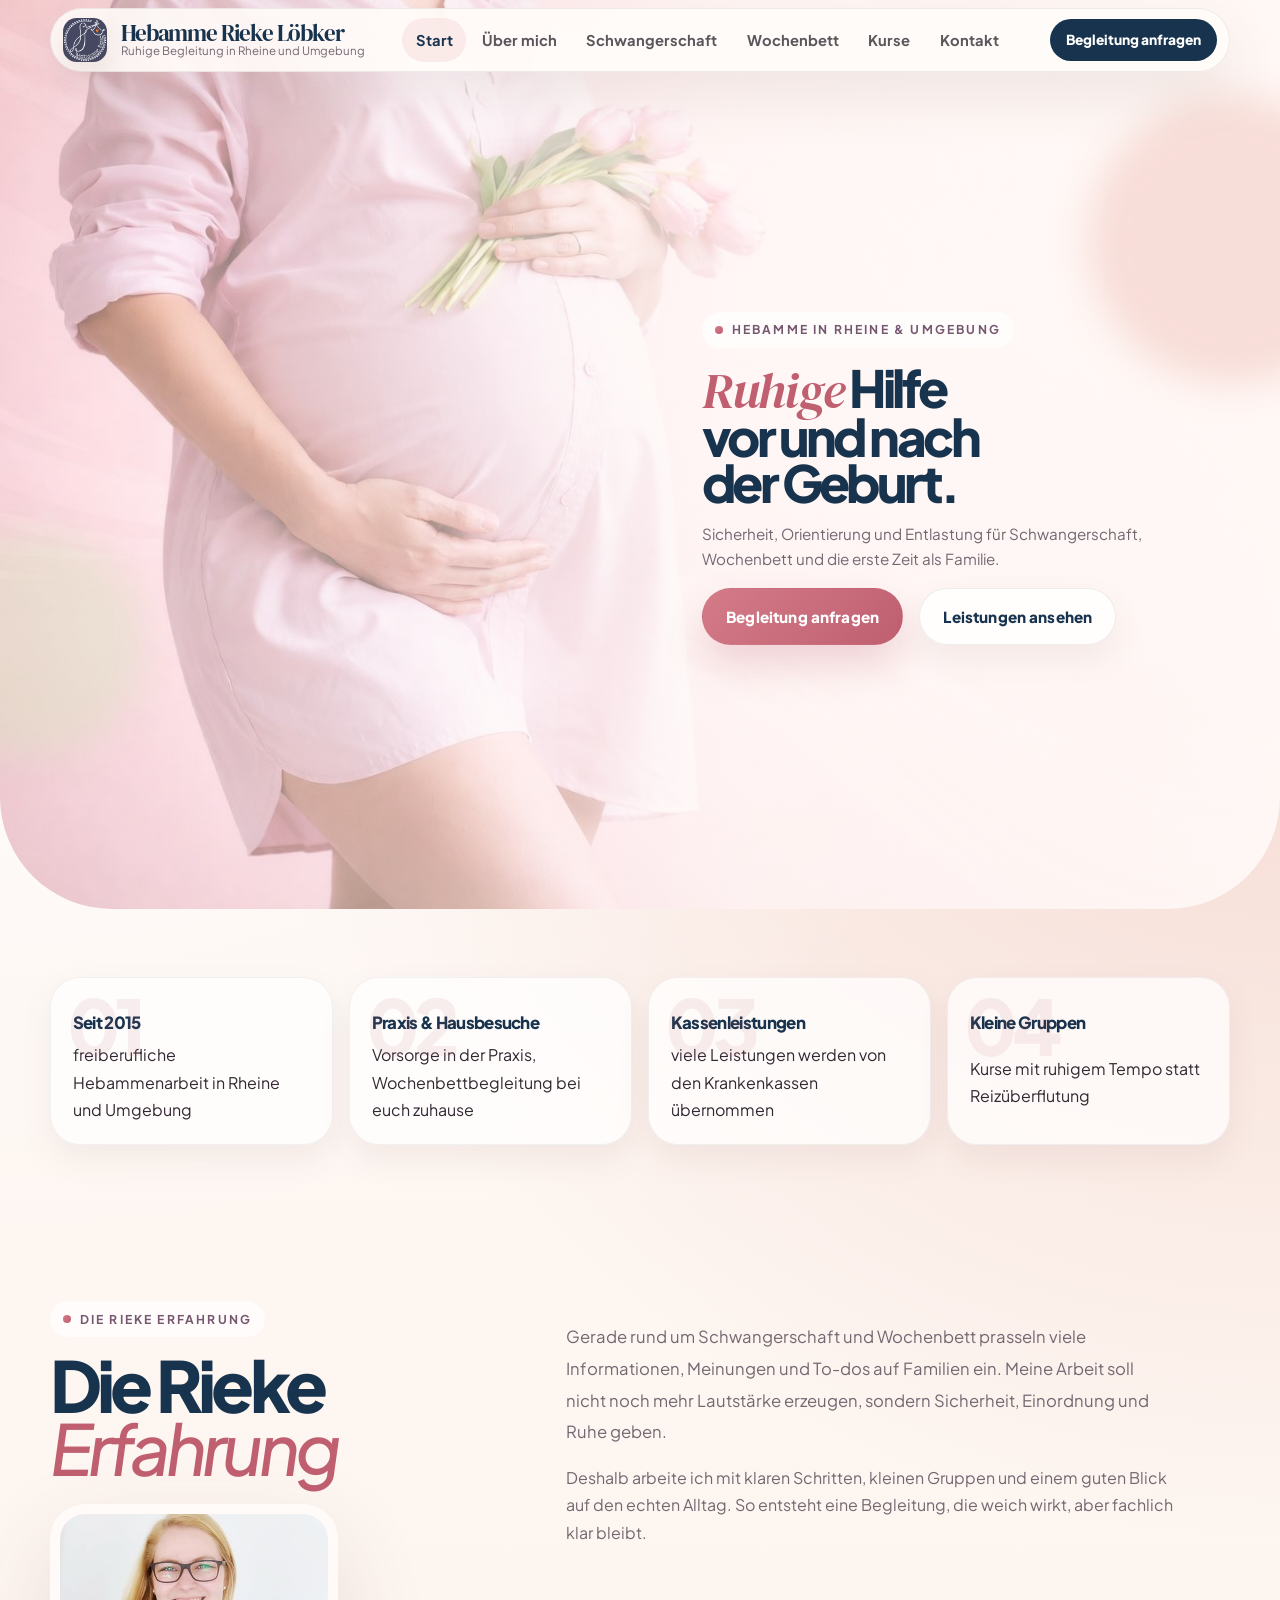
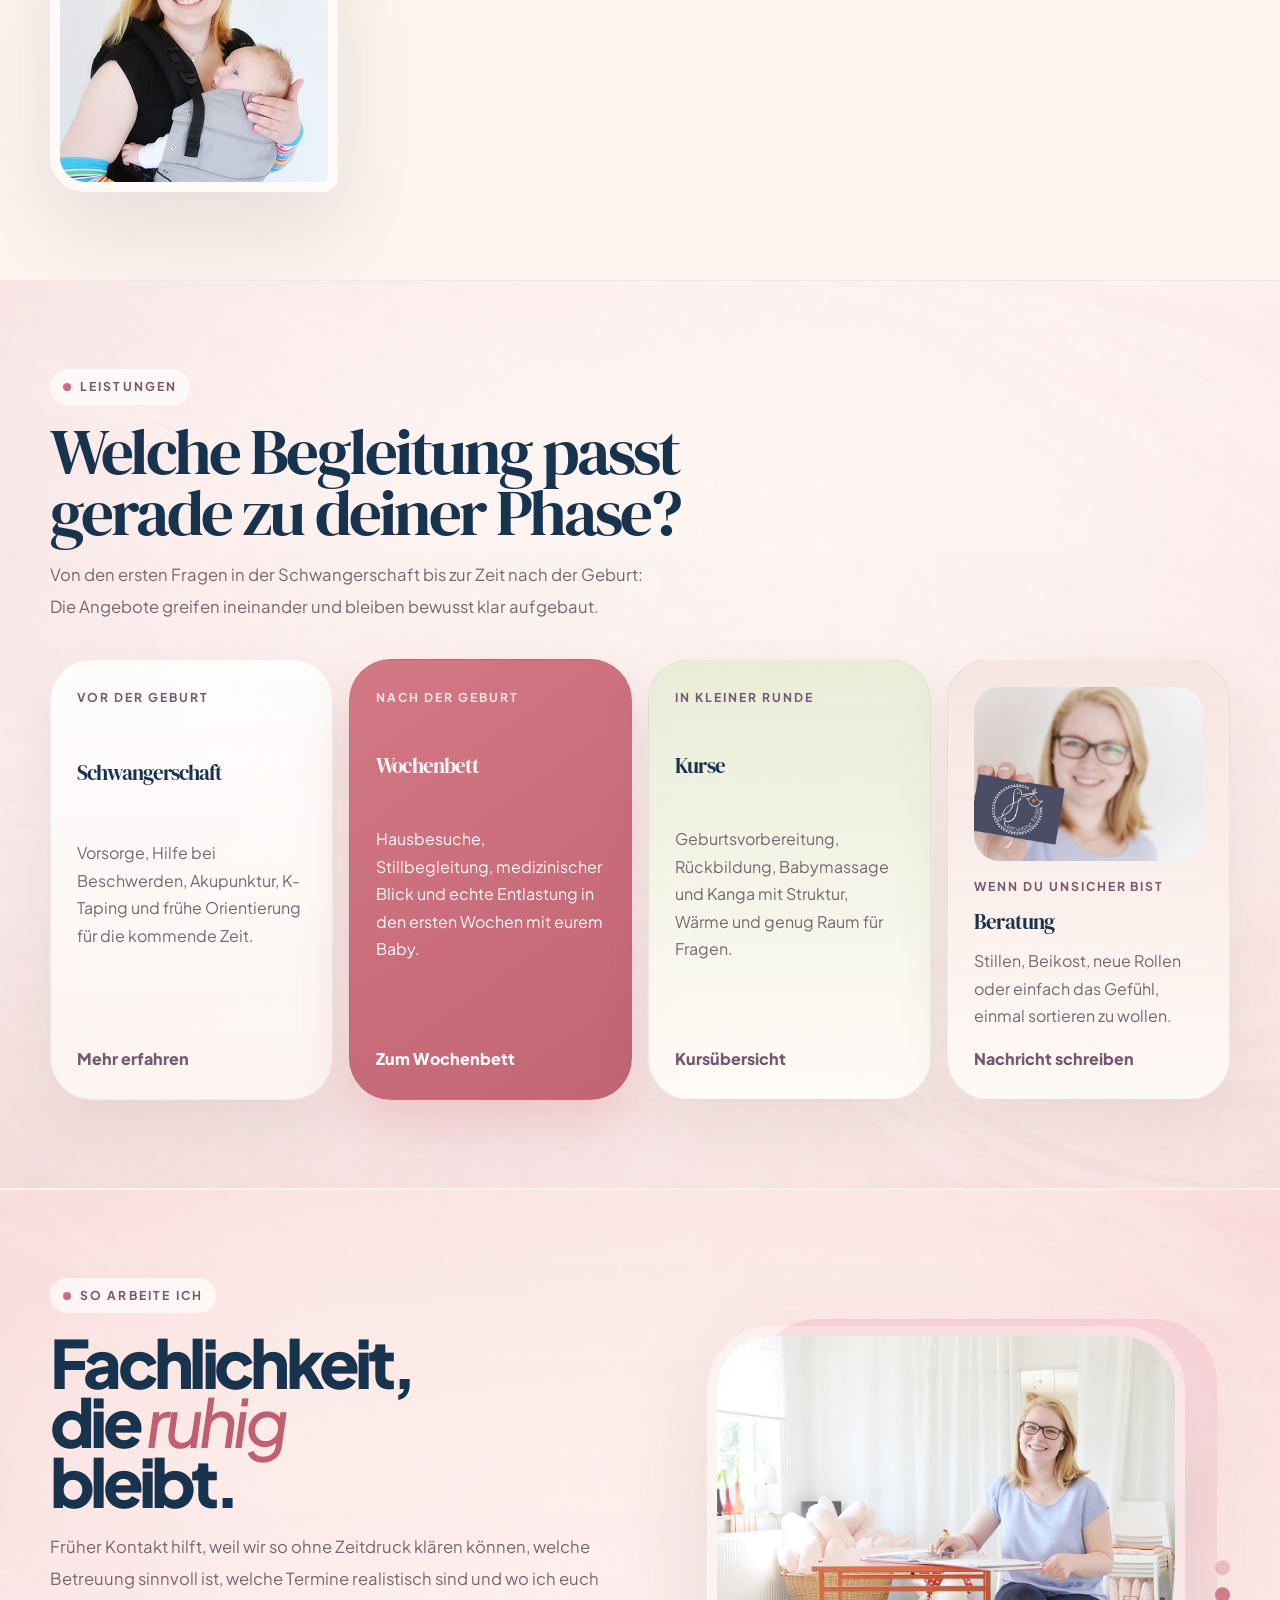
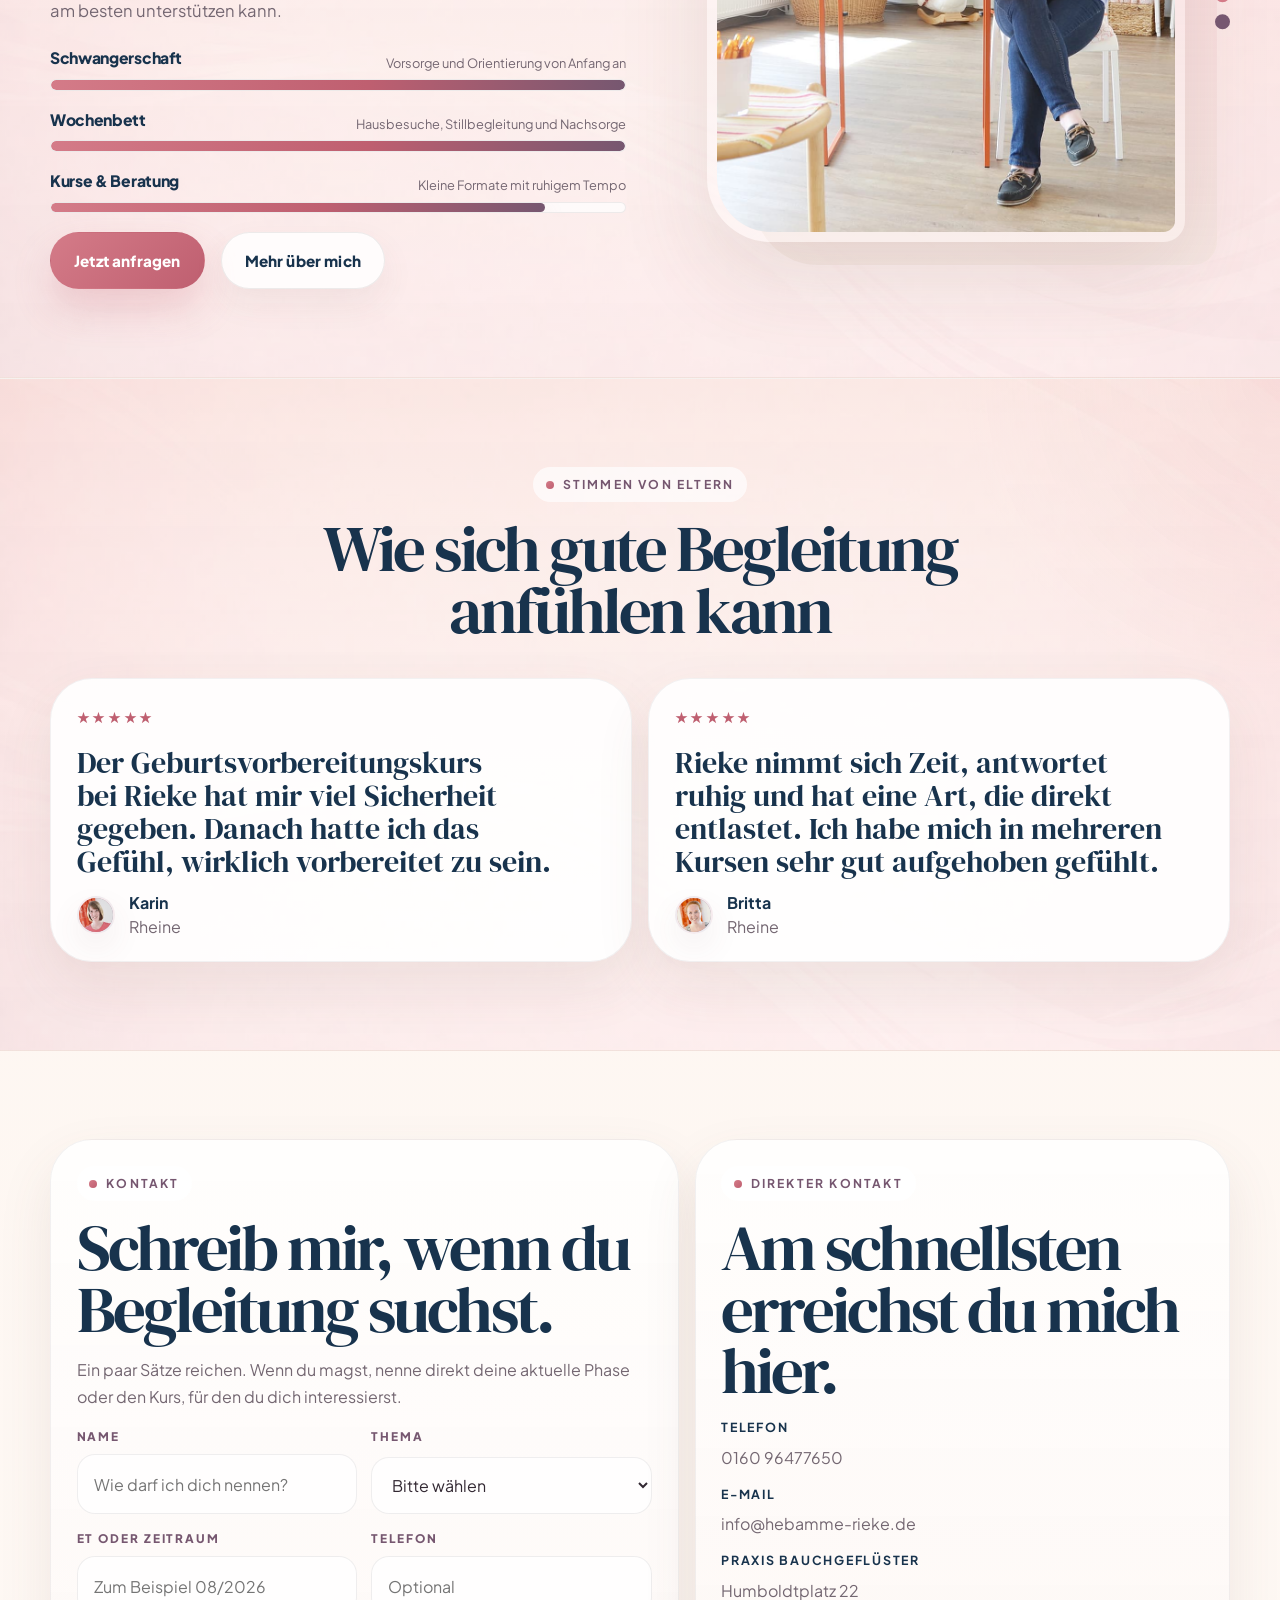
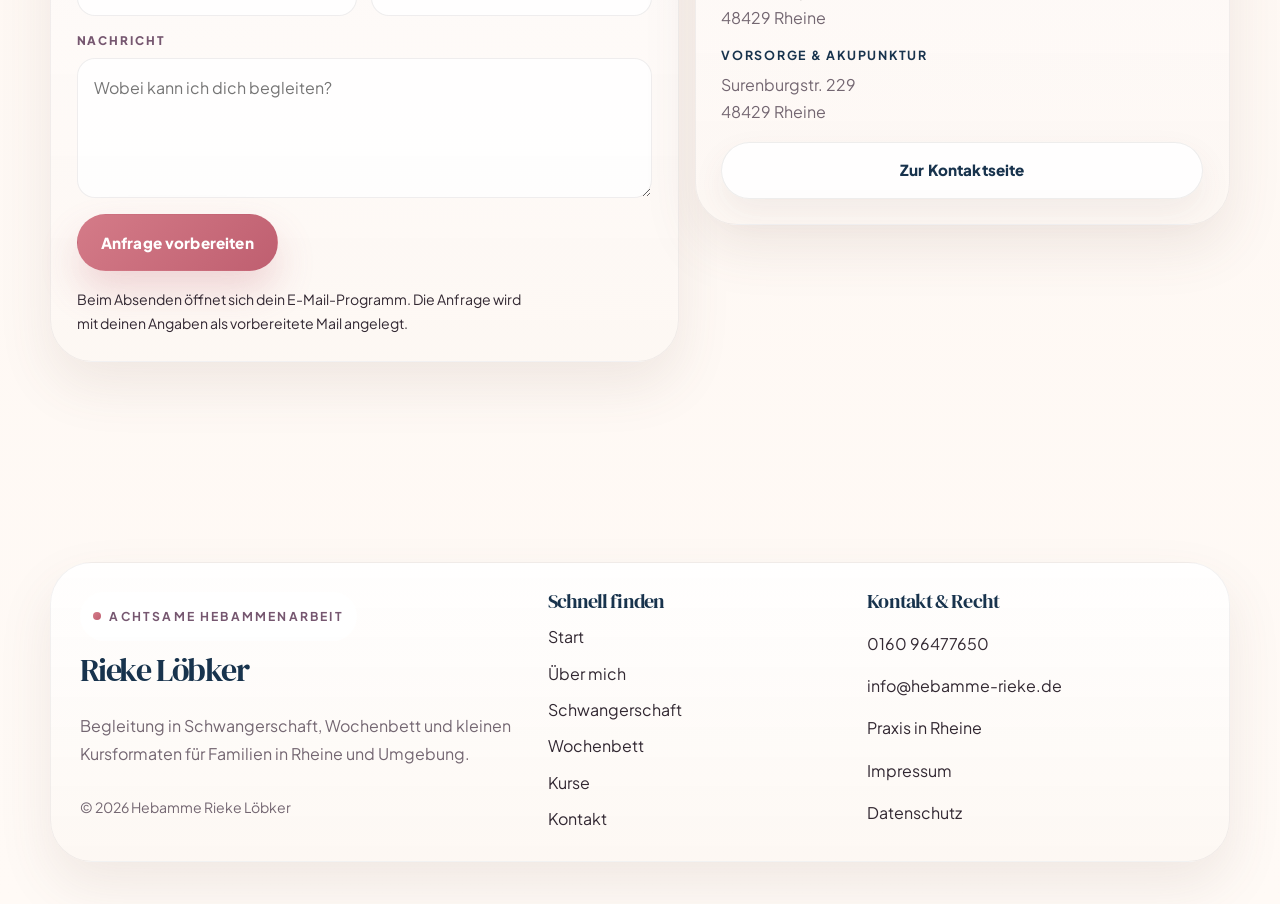
<file: index.html>
<!doctype html>
<html lang="de">
 <head>
  <meta charset="utf-8">
  <meta name="viewport" content="width=device-width, initial-scale=1">
  <base href="./">
  <title>Hebamme Rieke L&ouml;bker | Ruhige Begleitung in Rheine</title>
  <meta name="description" content="Hebammenbegleitung in Rheine und Umgebung: Schwangerschaft, Wochenbett, Kurse und Beratung in einer warmen, ruhigen Atmosph&auml;re.">
  <meta name="theme-color" content="#f7dfd8">
  <link rel="icon" href="assets/img/favicon.png">
  <link rel="stylesheet" href="assets/css/styles.css?v=48">
 </head>
 <body class="site-shell" data-page="home">
  <a class="skip-link" href="#content">Zum Inhalt springen</a>
  <div id="site-header"></div>

  <main id="content" class="page">
   <section class="hero">
    <div class="container hero__grid">
     <div class="hero__copy" data-reveal>
     <p class="eyebrow">Hebamme in Rheine &amp; Umgebung</p>
      <h1><span class="display-accent">Ruhige</span> Hilfe<br>vor und nach<br>der Geburt.</h1>
      <p class="lede">Sicherheit, Orientierung und Entlastung f&uuml;r Schwangerschaft, Wochenbett und die erste Zeit als Familie.</p>
      <div class="hero__actions">
       <a class="button" href="kontakt.html#kontaktformular">Begleitung anfragen</a>
       <a class="button button--ghost" href="index.html#leistungen">Leistungen ansehen</a>
      </div>
     </div>
     <div class="hero__visual" data-reveal>
      <div class="hero__marks" aria-hidden="true">
       <span></span>
       <span></span>
       <span></span>
      </div>
      <div class="hero__frame">
       <img src="assets/img/source/Rieke_Petersen_Hebamme_500x500_Willkommen_7.jpg" alt="Rieke L&ouml;bker mit Baby in ruhiger, heller Portraitsituation">
      </div>
     </div>
    </div>
   </section>

   <section class="section section--compact stat-band">
    <div class="container stat-band__grid">
     <article class="stat" data-reveal>
      <strong>Seit 2015</strong>
      <span>freiberufliche Hebammenarbeit in Rheine und Umgebung</span>
     </article>
     <article class="stat" data-reveal>
      <strong>Praxis &amp; Hausbesuche</strong>
      <span>Vorsorge in der Praxis, Wochenbettbegleitung bei euch zuhause</span>
     </article>
     <article class="stat" data-reveal>
      <strong>Kassenleistungen</strong>
      <span>viele Leistungen werden von den Krankenkassen &uuml;bernommen</span>
     </article>
     <article class="stat" data-reveal>
      <strong>Kleine Gruppen</strong>
      <span>Kurse mit ruhigem Tempo statt Reiz&uuml;berflutung</span>
     </article>
    </div>
   </section>

   <section class="section">
     <div class="container experience-band">
     <div class="experience-band__title" data-reveal>
       <p class="eyebrow">Die Rieke Erfahrung</p>
       <h2>Die Rieke <span class="display-accent">Erfahrung</span></h2>
       <div class="experience-band__portrait">
        <img src="assets/img/about-baby.jpg" alt="Hebamme Rieke L&ouml;bker mit Baby in ruhiger Portraitaufnahme">
       </div>
      </div>
      <div class="experience-band__copy" data-reveal>
       <p class="lede">Gerade rund um Schwangerschaft und Wochenbett prasseln viele Informationen, Meinungen und To-dos auf Familien ein. Meine Arbeit soll nicht noch mehr Lautst&auml;rke erzeugen, sondern Sicherheit, Einordnung und Ruhe geben.</p>
       <p>Deshalb arbeite ich mit klaren Schritten, kleinen Gruppen und einem guten Blick auf den echten Alltag. So entsteht eine Begleitung, die weich wirkt, aber fachlich klar bleibt.</p>
     </div>
    </div>
   </section>

   <section id="leistungen" class="section section--soft">
    <div class="container">
     <div class="section-heading" data-reveal>
      <p class="eyebrow">Leistungen</p>
      <h2>Welche Begleitung passt gerade zu deiner Phase?</h2>
      <p class="lede">Von den ersten Fragen in der Schwangerschaft bis zur Zeit nach der Geburt: Die Angebote greifen ineinander und bleiben bewusst klar aufgebaut.</p>
     </div>
     <div class="card-grid card-grid--4">
      <article class="service-card" data-reveal>
       <p class="service-card__meta">Vor der Geburt</p>
       <h3>Schwangerschaft</h3>
       <p>Vorsorge, Hilfe bei Beschwerden, Akupunktur, K-Taping und fr&uuml;he Orientierung f&uuml;r die kommende Zeit.</p>
       <a class="service-card__link" href="schwangerschaftsbetreuung.html">Mehr erfahren</a>
      </article>
      <article class="service-card service-card--accent" data-reveal>
       <p class="service-card__meta">Nach der Geburt</p>
       <h3>Wochenbett</h3>
       <p>Hausbesuche, Stillbegleitung, medizinischer Blick und echte Entlastung in den ersten Wochen mit eurem Baby.</p>
       <a class="service-card__link" href="wochenbett.html">Zum Wochenbett</a>
      </article>
      <article class="service-card service-card--sage" data-reveal>
       <p class="service-card__meta">In kleiner Runde</p>
       <h3>Kurse</h3>
       <p>Geburtsvorbereitung, R&uuml;ckbildung, Babymassage und Kanga mit Struktur, W&auml;rme und genug Raum f&uuml;r Fragen.</p>
       <a class="service-card__link" href="kurse.html">Kurs&uuml;bersicht</a>
      </article>
      <article class="service-card service-card--blush" data-reveal>
       <div class="service-card__visual">
        <img src="assets/img/source/Rieke_Petersen_Hebamme_1920x1080_kontakt.jpg" alt="Rieke L&ouml;bker in ruhiger Gespr&auml;chssituation">
       </div>
       <p class="service-card__meta">Wenn du unsicher bist</p>
       <h3>Beratung</h3>
       <p>Stillen, Beikost, neue Rollen oder einfach das Gef&uuml;hl, einmal sortieren zu wollen.</p>
       <a class="service-card__link" href="kontakt.html#kontaktformular">Nachricht schreiben</a>
      </article>
     </div>
    </div>
   </section>

   <section class="section section--warm">
    <div class="container focus-board">
     <div class="focus-board__copy" data-reveal>
      <p class="eyebrow">So arbeite ich</p>
      <h2>Fachlichkeit, die <span class="display-accent">ruhig</span><br>bleibt.</h2>
      <p class="lede">Fr&uuml;her Kontakt hilft, weil wir so ohne Zeitdruck kl&auml;ren k&ouml;nnen, welche Betreuung sinnvoll ist, welche Termine realistisch sind und wo ich euch am besten unterst&uuml;tzen kann.</p>
      <div class="meter-stack">
       <div class="meter" style="--fill: 100%;">
        <div class="meter__head">
         <span>Schwangerschaft</span>
         <small>Vorsorge und Orientierung von Anfang an</small>
        </div>
        <div class="meter__track"></div>
       </div>
       <div class="meter" style="--fill: 100%;">
        <div class="meter__head">
         <span>Wochenbett</span>
         <small>Hausbesuche, Stillbegleitung und Nachsorge</small>
        </div>
        <div class="meter__track"></div>
       </div>
       <div class="meter" style="--fill: 86%;">
        <div class="meter__head">
         <span>Kurse &amp; Beratung</span>
         <small>Kleine Formate mit ruhigem Tempo</small>
        </div>
        <div class="meter__track"></div>
       </div>
      </div>
      <div class="hero__actions">
       <a class="button" href="kontakt.html#kontaktformular">Jetzt anfragen</a>
       <a class="button button--ghost" href="ueber.html">Mehr &uuml;ber mich</a>
      </div>
     </div>
     <div class="focus-board__media" data-reveal>
      <div class="focus-board__frame">
       <img src="assets/img/source/Rieke_Petersen_Hebamme_1920x1080_ueber-mich.jpg" alt="Rieke L&ouml;bker in ihrem hellen Praxisraum">
      </div>
      <div class="focus-board__dots" aria-hidden="true">
       <span></span>
       <span></span>
       <span></span>
      </div>
     </div>
    </div>
   </section>

   <section class="section section--warm">
    <div class="container">
     <div class="section-heading section-heading--center" data-reveal>
      <p class="eyebrow">Stimmen von Eltern</p>
      <h2>Wie sich gute Begleitung anf&uuml;hlen kann</h2>
     </div>
     <div class="quote-grid">
      <article class="quote-card" data-reveal>
       <div class="quote-card__stars">&#9733;&#9733;&#9733;&#9733;&#9733;</div>
       <blockquote>Der Geburtsvorbereitungskurs bei Rieke hat mir viel Sicherheit gegeben. Danach hatte ich das Gef&uuml;hl, wirklich vorbereitet zu sein.</blockquote>
       <div class="quote-card__meta">
        <span class="quote-card__badge">
         <img src="assets/img/testimonial-karin.jpg" alt="Portrait von Karin">
        </span>
        <div>
         <strong>Karin</strong>
         <p>Rheine</p>
        </div>
       </div>
      </article>
      <article class="quote-card" data-reveal>
       <div class="quote-card__stars">&#9733;&#9733;&#9733;&#9733;&#9733;</div>
       <blockquote>Rieke nimmt sich Zeit, antwortet ruhig und hat eine Art, die direkt entlastet. Ich habe mich in mehreren Kursen sehr gut aufgehoben gef&uuml;hlt.</blockquote>
       <div class="quote-card__meta">
        <span class="quote-card__badge">
         <img src="assets/img/testimonial-britta.jpg" alt="Portrait von Britta">
        </span>
        <div>
         <strong>Britta</strong>
         <p>Rheine</p>
        </div>
       </div>
      </article>
     </div>
    </div>
   </section>

   <section class="section">
    <div class="container contact-layout">
     <form class="contact-form" data-mail-form data-subject="Begleitungsanfrage über die Website" data-reveal>
      <p class="eyebrow">Kontakt</p>
      <h2>Schreib mir, wenn du Begleitung suchst.</h2>
      <p>Ein paar S&auml;tze reichen. Wenn du magst, nenne direkt deine aktuelle Phase oder den Kurs, f&uuml;r den du dich interessierst.</p>
      <div class="contact-form__grid">
       <div class="field">
        <label for="home-name">Name</label>
        <input id="home-name" name="name" type="text" placeholder="Wie darf ich dich nennen?" required>
       </div>
       <div class="field">
        <label for="home-topic">Thema</label>
        <select id="home-topic" name="topic">
         <option value="">Bitte w&auml;hlen</option>
         <option value="schwangerschaft">Schwangerschaft</option>
         <option value="wochenbett">Wochenbett</option>
         <option value="geburtsvorbereitung">Geburtsvorbereitung</option>
         <option value="rueckbildung">R&uuml;ckbildung</option>
         <option value="babymassage">Babymassage</option>
         <option value="kanga">Kanga</option>
         <option value="allgemein">Allgemeine Frage</option>
        </select>
       </div>
       <div class="field">
        <label for="home-due-date">ET oder Zeitraum</label>
        <input id="home-due-date" name="dueDate" type="text" placeholder="Zum Beispiel 08/2026">
       </div>
       <div class="field">
        <label for="home-phone">Telefon</label>
        <input id="home-phone" name="phone" type="tel" placeholder="Optional">
       </div>
       <div class="field field--full">
        <label for="home-message">Nachricht</label>
        <textarea id="home-message" name="message" placeholder="Wobei kann ich dich begleiten?" required></textarea>
       </div>
      </div>
      <div class="form-actions">
       <button class="button" type="submit">Anfrage vorbereiten</button>
       <span class="form-note">Beim Absenden &ouml;ffnet sich dein E-Mail-Programm mit einer vorbereiteten Nachricht.</span>
      </div>
     </form>
     <aside class="contact-card" data-reveal>
      <p class="eyebrow">Direkter Kontakt</p>
      <h2>Am schnellsten erreichst du mich hier.</h2>
      <ul class="contact-list">
       <li class="contact-list__item">
        <strong>Telefon</strong>
        <a href="tel:016096477650">0160 96477650</a>
       </li>
       <li class="contact-list__item">
        <strong>E-Mail</strong>
        <a href="mailto:info@hebamme-rieke.de">info@hebamme-rieke.de</a>
       </li>
       <li class="contact-list__item">
        <strong>Praxis Bauchgefl&uuml;ster</strong>
        <span>Humboldtplatz 22<br>48429 Rheine</span>
       </li>
       <li class="contact-list__item">
        <strong>Vorsorge &amp; Akupunktur</strong>
        <span>Surenburgstr. 229<br>48429 Rheine</span>
       </li>
      </ul>
      <a class="button button--ghost" href="kontakt.html#kontaktformular">Zur Kontaktseite</a>
     </aside>
    </div>
   </section>
  </main>

  <div id="site-footer"></div>
  <a id="mobile-cta" class="mobile-sticky-cta" href="kontakt.html#kontaktformular"></a>
  <script src="assets/js/main.js?v=32" defer></script>
 </body>
</html>
</file>
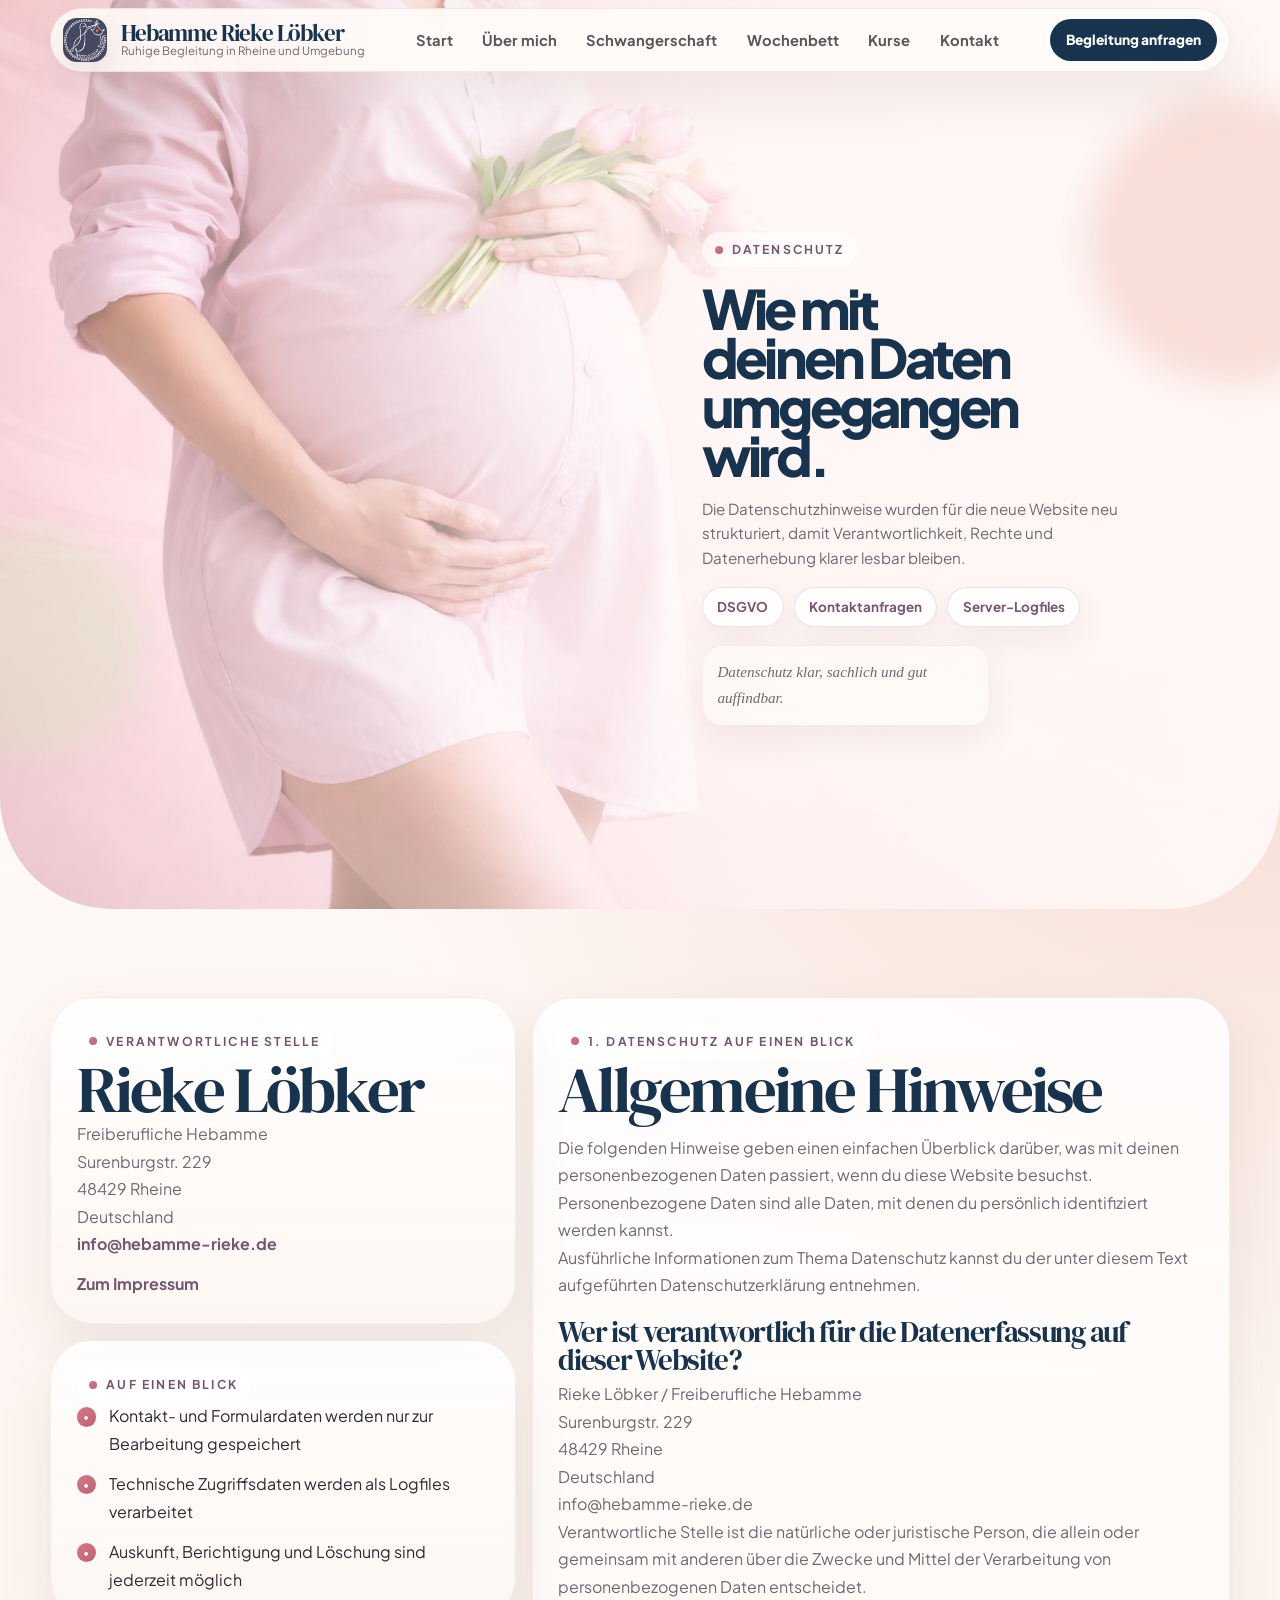
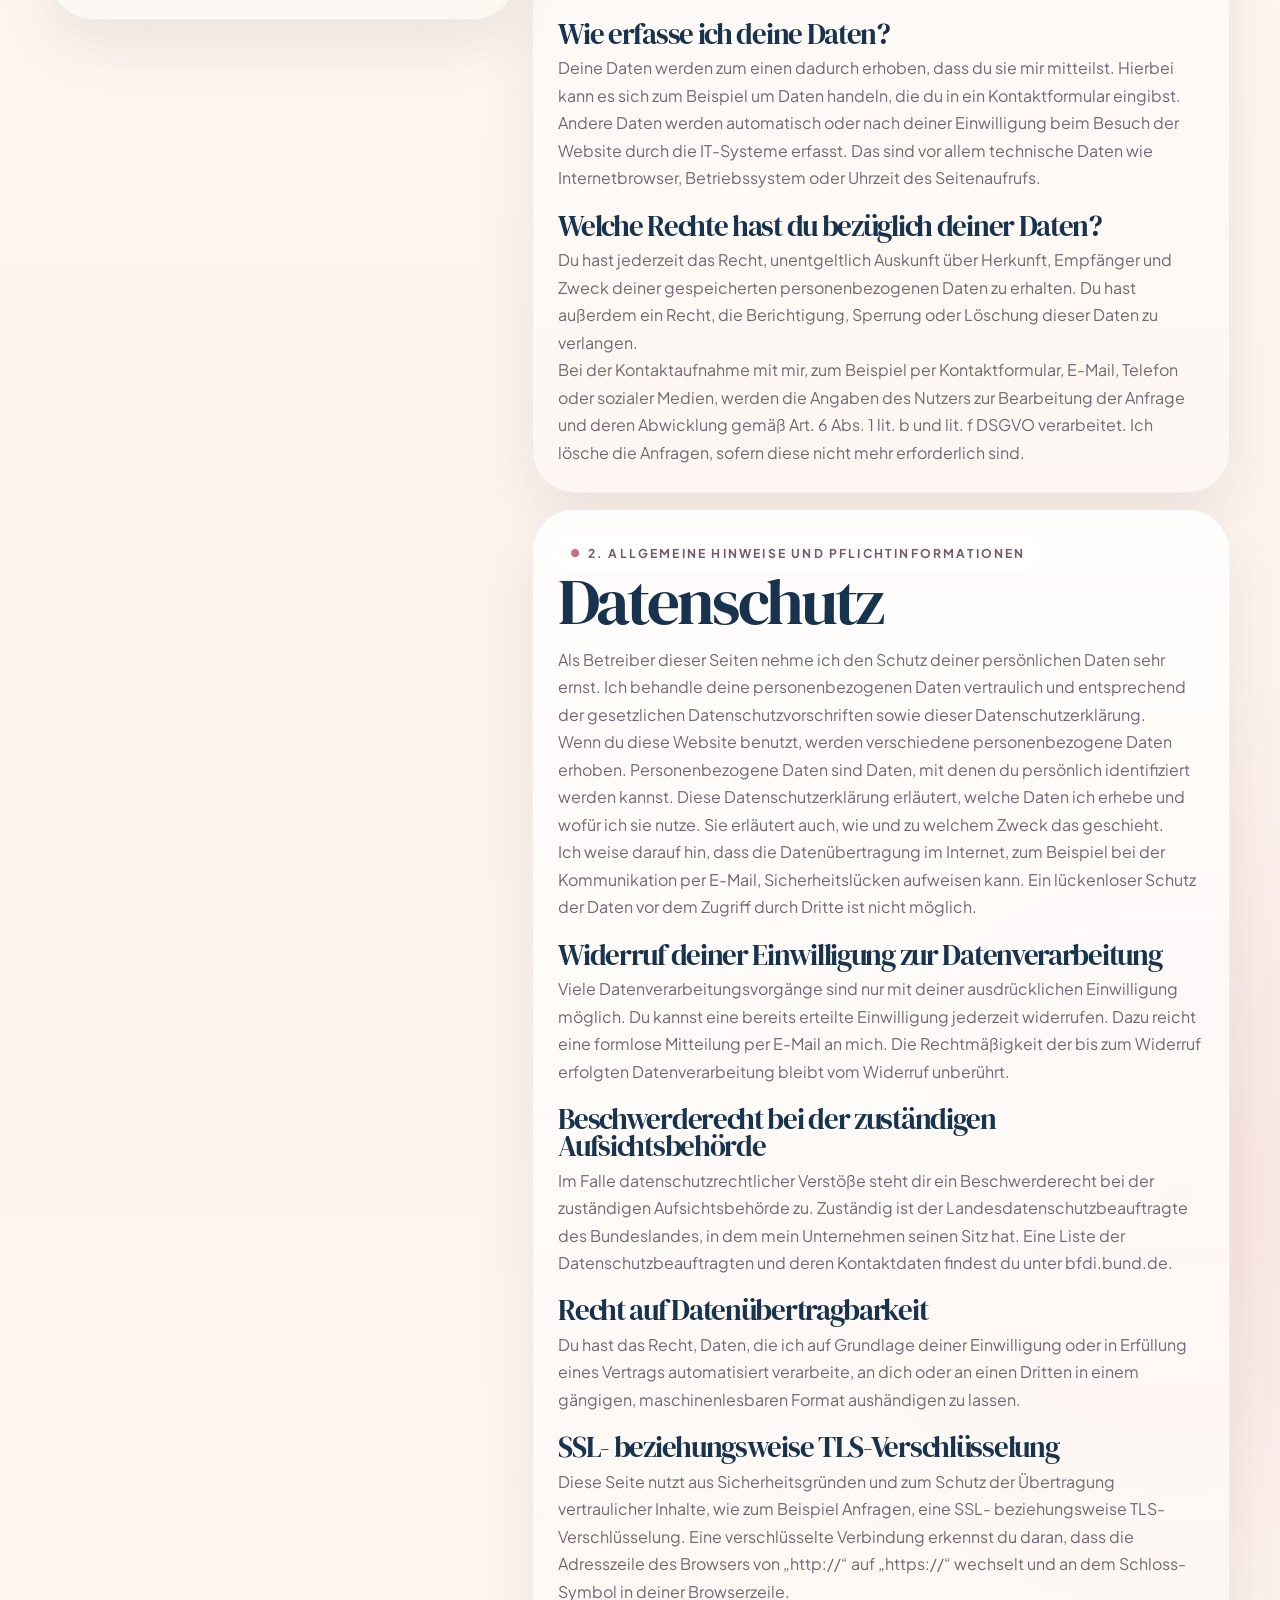
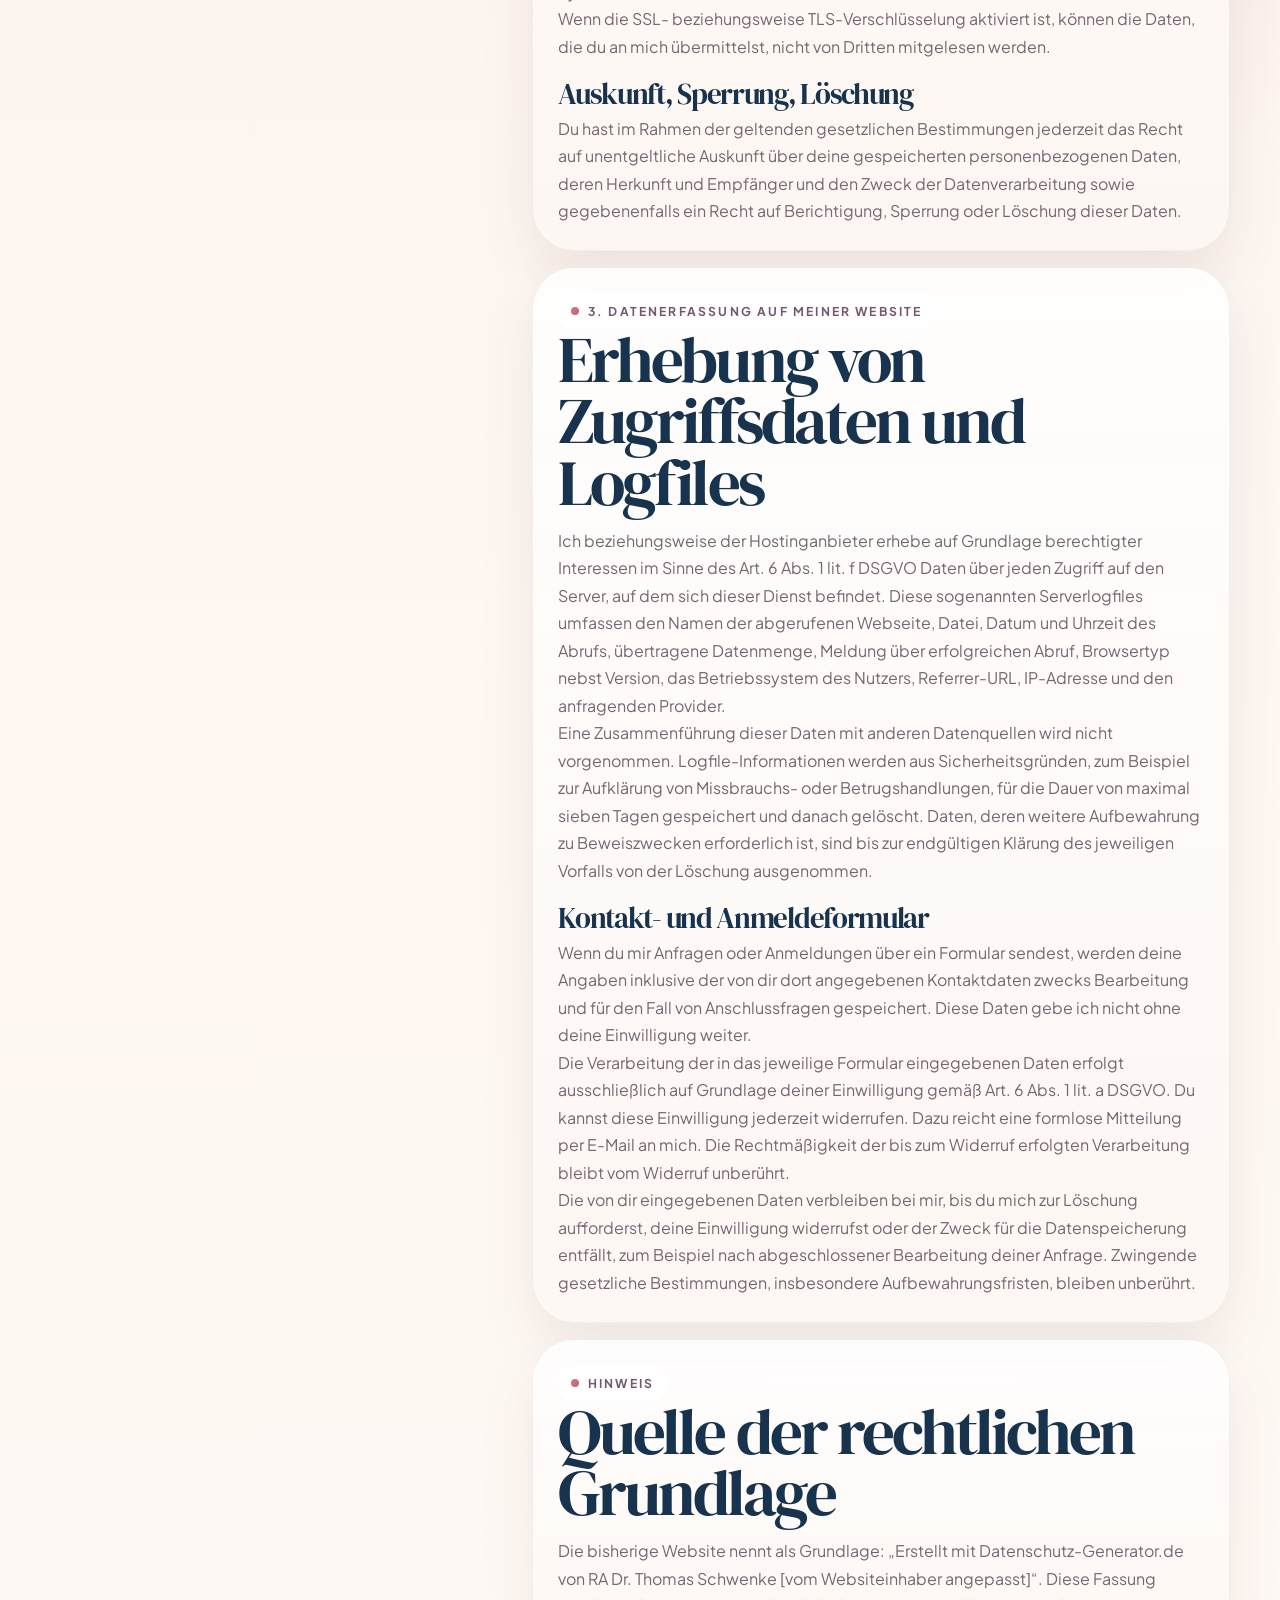
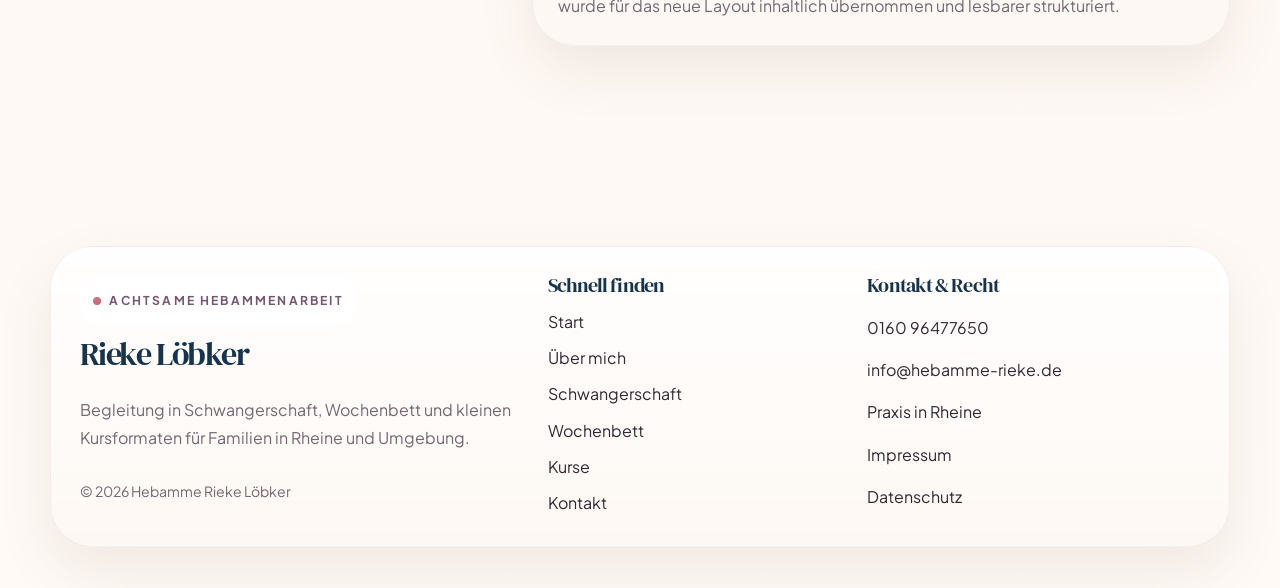
<file: datenschutz.html>
<!doctype html>
<html lang="de">
 <head>
  <meta charset="utf-8">
  <meta name="viewport" content="width=device-width, initial-scale=1">
  <base href="./">
  <title>Datenschutz | Hebamme Rieke L&ouml;bker</title>
  <meta name="description" content="Datenschutzhinweise von Hebamme Rieke L&ouml;bker zu Websitebesuch, Kontaktaufnahme und Datenverarbeitung.">
  <meta name="theme-color" content="#f7dfd8">
  <link rel="icon" href="assets/img/favicon.png">
  <link rel="stylesheet" href="assets/css/styles.css?v=48">
 </head>
 <body class="site-shell" data-page="legal">
  <a class="skip-link" href="#content">Zum Inhalt springen</a>
  <div id="site-header"></div>

  <main id="content" class="page">
   <section class="page-hero">
    <div class="container page-hero__grid">
     <div class="page-hero__copy" data-reveal>
      <p class="eyebrow">Datenschutz</p>
      <h1>Wie mit deinen Daten umgegangen wird.</h1>
      <p class="lede">Die Datenschutzhinweise wurden f&uuml;r die neue Website neu strukturiert, damit Verantwortlichkeit, Rechte und Datenerhebung klarer lesbar bleiben.</p>
      <div class="meta-pills">
       <span class="badge">DSGVO</span>
       <span class="badge">Kontaktanfragen</span>
       <span class="badge">Server-Logfiles</span>
      </div>
     </div>
     <div class="page-hero__visual" data-reveal>
      <div class="page-hero__frame">
       <img src="assets/img/source/Rieke_Petersen_Hebamme_1920x1080_kontakt.jpg" alt="Rieke L&ouml;bker in einer ruhigen Gespr&auml;chssituation">
      </div>
      <div class="page-hero__note">Datenschutz klar, sachlich und gut auffindbar.</div>
     </div>
    </div>
   </section>

   <section class="section">
    <div class="container legal-layout">
     <aside class="legal-sidebar" data-reveal>
      <article class="legal-panel">
       <p class="eyebrow">Verantwortliche Stelle</p>
       <h2>Rieke L&ouml;bker</h2>
       <p>Freiberufliche Hebamme<br>Surenburgstr. 229<br>48429 Rheine<br>Deutschland</p>
       <ul class="legal-links">
        <li><a href="mailto:info@hebamme-rieke.de">info@hebamme-rieke.de</a></li>
        <li><a href="impressum.html">Zum Impressum</a></li>
       </ul>
      </article>
      <article class="legal-panel">
       <p class="eyebrow">Auf einen Blick</p>
       <ul class="check-list">
        <li>Kontakt- und Formulardaten werden nur zur Bearbeitung gespeichert</li>
        <li>Technische Zugriffsdaten werden als Logfiles verarbeitet</li>
        <li>Auskunft, Berichtigung und L&ouml;schung sind jederzeit m&ouml;glich</li>
       </ul>
      </article>
     </aside>

     <div class="legal-copy">
      <section class="legal-copy__section" data-reveal>
       <p class="eyebrow">1. Datenschutz auf einen Blick</p>
       <h2>Allgemeine Hinweise</h2>
       <p>Die folgenden Hinweise geben einen einfachen &Uuml;berblick dar&uuml;ber, was mit deinen personenbezogenen Daten passiert, wenn du diese Website besuchst. Personenbezogene Daten sind alle Daten, mit denen du pers&ouml;nlich identifiziert werden kannst.</p>
       <p>Ausf&uuml;hrliche Informationen zum Thema Datenschutz kannst du der unter diesem Text aufgef&uuml;hrten Datenschutzerkl&auml;rung entnehmen.</p>

       <h3>Wer ist verantwortlich f&uuml;r die Datenerfassung auf dieser Website?</h3>
       <p>Rieke L&ouml;bker / Freiberufliche Hebamme<br>Surenburgstr. 229<br>48429 Rheine<br>Deutschland<br><a href="mailto:info@hebamme-rieke.de">info@hebamme-rieke.de</a></p>
       <p>Verantwortliche Stelle ist die nat&uuml;rliche oder juristische Person, die allein oder gemeinsam mit anderen &uuml;ber die Zwecke und Mittel der Verarbeitung von personenbezogenen Daten entscheidet.</p>

       <h3>Wie erfasse ich deine Daten?</h3>
       <p>Deine Daten werden zum einen dadurch erhoben, dass du sie mir mitteilst. Hierbei kann es sich zum Beispiel um Daten handeln, die du in ein Kontaktformular eingibst.</p>
       <p>Andere Daten werden automatisch oder nach deiner Einwilligung beim Besuch der Website durch die IT-Systeme erfasst. Das sind vor allem technische Daten wie Internetbrowser, Betriebssystem oder Uhrzeit des Seitenaufrufs.</p>

       <h3>Welche Rechte hast du bez&uuml;glich deiner Daten?</h3>
       <p>Du hast jederzeit das Recht, unentgeltlich Auskunft &uuml;ber Herkunft, Empf&auml;nger und Zweck deiner gespeicherten personenbezogenen Daten zu erhalten. Du hast au&szlig;erdem ein Recht, die Berichtigung, Sperrung oder L&ouml;schung dieser Daten zu verlangen.</p>
       <p>Bei der Kontaktaufnahme mit mir, zum Beispiel per Kontaktformular, E-Mail, Telefon oder sozialer Medien, werden die Angaben des Nutzers zur Bearbeitung der Anfrage und deren Abwicklung gem&auml;&szlig; Art. 6 Abs. 1 lit. b und lit. f DSGVO verarbeitet. Ich l&ouml;sche die Anfragen, sofern diese nicht mehr erforderlich sind.</p>
      </section>

      <section class="legal-copy__section" data-reveal>
       <p class="eyebrow">2. Allgemeine Hinweise und Pflichtinformationen</p>
       <h2>Datenschutz</h2>
       <p>Als Betreiber dieser Seiten nehme ich den Schutz deiner pers&ouml;nlichen Daten sehr ernst. Ich behandle deine personenbezogenen Daten vertraulich und entsprechend der gesetzlichen Datenschutzvorschriften sowie dieser Datenschutzerkl&auml;rung.</p>
       <p>Wenn du diese Website benutzt, werden verschiedene personenbezogene Daten erhoben. Personenbezogene Daten sind Daten, mit denen du pers&ouml;nlich identifiziert werden kannst. Diese Datenschutzerkl&auml;rung erl&auml;utert, welche Daten ich erhebe und wof&uuml;r ich sie nutze. Sie erl&auml;utert auch, wie und zu welchem Zweck das geschieht.</p>
       <p>Ich weise darauf hin, dass die Daten&uuml;bertragung im Internet, zum Beispiel bei der Kommunikation per E-Mail, Sicherheitsl&uuml;cken aufweisen kann. Ein l&uuml;ckenloser Schutz der Daten vor dem Zugriff durch Dritte ist nicht m&ouml;glich.</p>

       <h3>Widerruf deiner Einwilligung zur Datenverarbeitung</h3>
       <p>Viele Datenverarbeitungsvorg&auml;nge sind nur mit deiner ausdr&uuml;cklichen Einwilligung m&ouml;glich. Du kannst eine bereits erteilte Einwilligung jederzeit widerrufen. Dazu reicht eine formlose Mitteilung per E-Mail an mich. Die Rechtm&auml;&szlig;igkeit der bis zum Widerruf erfolgten Datenverarbeitung bleibt vom Widerruf unber&uuml;hrt.</p>

       <h3>Beschwerderecht bei der zust&auml;ndigen Aufsichtsbeh&ouml;rde</h3>
       <p>Im Falle datenschutzrechtlicher Verst&ouml;&szlig;e steht dir ein Beschwerderecht bei der zust&auml;ndigen Aufsichtsbeh&ouml;rde zu. Zust&auml;ndig ist der Landesdatenschutzbeauftragte des Bundeslandes, in dem mein Unternehmen seinen Sitz hat. Eine Liste der Datenschutzbeauftragten und deren Kontaktdaten findest du unter <a href="https://www.bfdi.bund.de/DE/Infothek/Anschriften_Links/anschriften_links-node.html" target="_blank" rel="noreferrer">bfdi.bund.de</a>.</p>

       <h3>Recht auf Daten&uuml;bertragbarkeit</h3>
       <p>Du hast das Recht, Daten, die ich auf Grundlage deiner Einwilligung oder in Erf&uuml;llung eines Vertrags automatisiert verarbeite, an dich oder an einen Dritten in einem g&auml;ngigen, maschinenlesbaren Format aush&auml;ndigen zu lassen.</p>

       <h3>SSL- beziehungsweise TLS-Verschl&uuml;sselung</h3>
       <p>Diese Seite nutzt aus Sicherheitsgr&uuml;nden und zum Schutz der &Uuml;bertragung vertraulicher Inhalte, wie zum Beispiel Anfragen, eine SSL- beziehungsweise TLS-Verschl&uuml;sselung. Eine verschl&uuml;sselte Verbindung erkennst du daran, dass die Adresszeile des Browsers von &bdquo;http://&ldquo; auf &bdquo;https://&ldquo; wechselt und an dem Schloss-Symbol in deiner Browserzeile.</p>
       <p>Wenn die SSL- beziehungsweise TLS-Verschl&uuml;sselung aktiviert ist, k&ouml;nnen die Daten, die du an mich &uuml;bermittelst, nicht von Dritten mitgelesen werden.</p>

       <h3>Auskunft, Sperrung, L&ouml;schung</h3>
       <p>Du hast im Rahmen der geltenden gesetzlichen Bestimmungen jederzeit das Recht auf unentgeltliche Auskunft &uuml;ber deine gespeicherten personenbezogenen Daten, deren Herkunft und Empf&auml;nger und den Zweck der Datenverarbeitung sowie gegebenenfalls ein Recht auf Berichtigung, Sperrung oder L&ouml;schung dieser Daten.</p>
      </section>

      <section class="legal-copy__section" data-reveal>
       <p class="eyebrow">3. Datenerfassung auf meiner Website</p>
       <h2>Erhebung von Zugriffsdaten und Logfiles</h2>
       <p>Ich beziehungsweise der Hostinganbieter erhebe auf Grundlage berechtigter Interessen im Sinne des Art. 6 Abs. 1 lit. f DSGVO Daten &uuml;ber jeden Zugriff auf den Server, auf dem sich dieser Dienst befindet. Diese sogenannten Serverlogfiles umfassen den Namen der abgerufenen Webseite, Datei, Datum und Uhrzeit des Abrufs, &uuml;bertragene Datenmenge, Meldung &uuml;ber erfolgreichen Abruf, Browsertyp nebst Version, das Betriebssystem des Nutzers, Referrer-URL, IP-Adresse und den anfragenden Provider.</p>
       <p>Eine Zusammenf&uuml;hrung dieser Daten mit anderen Datenquellen wird nicht vorgenommen. Logfile-Informationen werden aus Sicherheitsgr&uuml;nden, zum Beispiel zur Aufkl&auml;rung von Missbrauchs- oder Betrugshandlungen, f&uuml;r die Dauer von maximal sieben Tagen gespeichert und danach gel&ouml;scht. Daten, deren weitere Aufbewahrung zu Beweiszwecken erforderlich ist, sind bis zur endg&uuml;ltigen Kl&auml;rung des jeweiligen Vorfalls von der L&ouml;schung ausgenommen.</p>

       <h3>Kontakt- und Anmeldeformular</h3>
       <p>Wenn du mir Anfragen oder Anmeldungen &uuml;ber ein Formular sendest, werden deine Angaben inklusive der von dir dort angegebenen Kontaktdaten zwecks Bearbeitung und f&uuml;r den Fall von Anschlussfragen gespeichert. Diese Daten gebe ich nicht ohne deine Einwilligung weiter.</p>
       <p>Die Verarbeitung der in das jeweilige Formular eingegebenen Daten erfolgt ausschlie&szlig;lich auf Grundlage deiner Einwilligung gem&auml;&szlig; Art. 6 Abs. 1 lit. a DSGVO. Du kannst diese Einwilligung jederzeit widerrufen. Dazu reicht eine formlose Mitteilung per E-Mail an mich. Die Rechtm&auml;&szlig;igkeit der bis zum Widerruf erfolgten Verarbeitung bleibt vom Widerruf unber&uuml;hrt.</p>
       <p>Die von dir eingegebenen Daten verbleiben bei mir, bis du mich zur L&ouml;schung aufforderst, deine Einwilligung widerrufst oder der Zweck f&uuml;r die Datenspeicherung entf&auml;llt, zum Beispiel nach abgeschlossener Bearbeitung deiner Anfrage. Zwingende gesetzliche Bestimmungen, insbesondere Aufbewahrungsfristen, bleiben unber&uuml;hrt.</p>
      </section>

      <section class="legal-copy__section" data-reveal>
       <p class="eyebrow">Hinweis</p>
       <h2>Quelle der rechtlichen Grundlage</h2>
       <p>Die bisherige Website nennt als Grundlage: &bdquo;Erstellt mit Datenschutz-Generator.de von RA Dr. Thomas Schwenke [vom Websiteinhaber angepasst]&ldquo;. Diese Fassung wurde f&uuml;r das neue Layout inhaltlich &uuml;bernommen und lesbarer strukturiert.</p>
      </section>
     </div>
    </div>
   </section>
  </main>

  <div id="site-footer"></div>
  <a id="mobile-cta" class="mobile-sticky-cta" href="kontakt.html#kontaktformular"></a>
  <script src="assets/js/main.js?v=32" defer></script>
 </body>
</html>
</file>
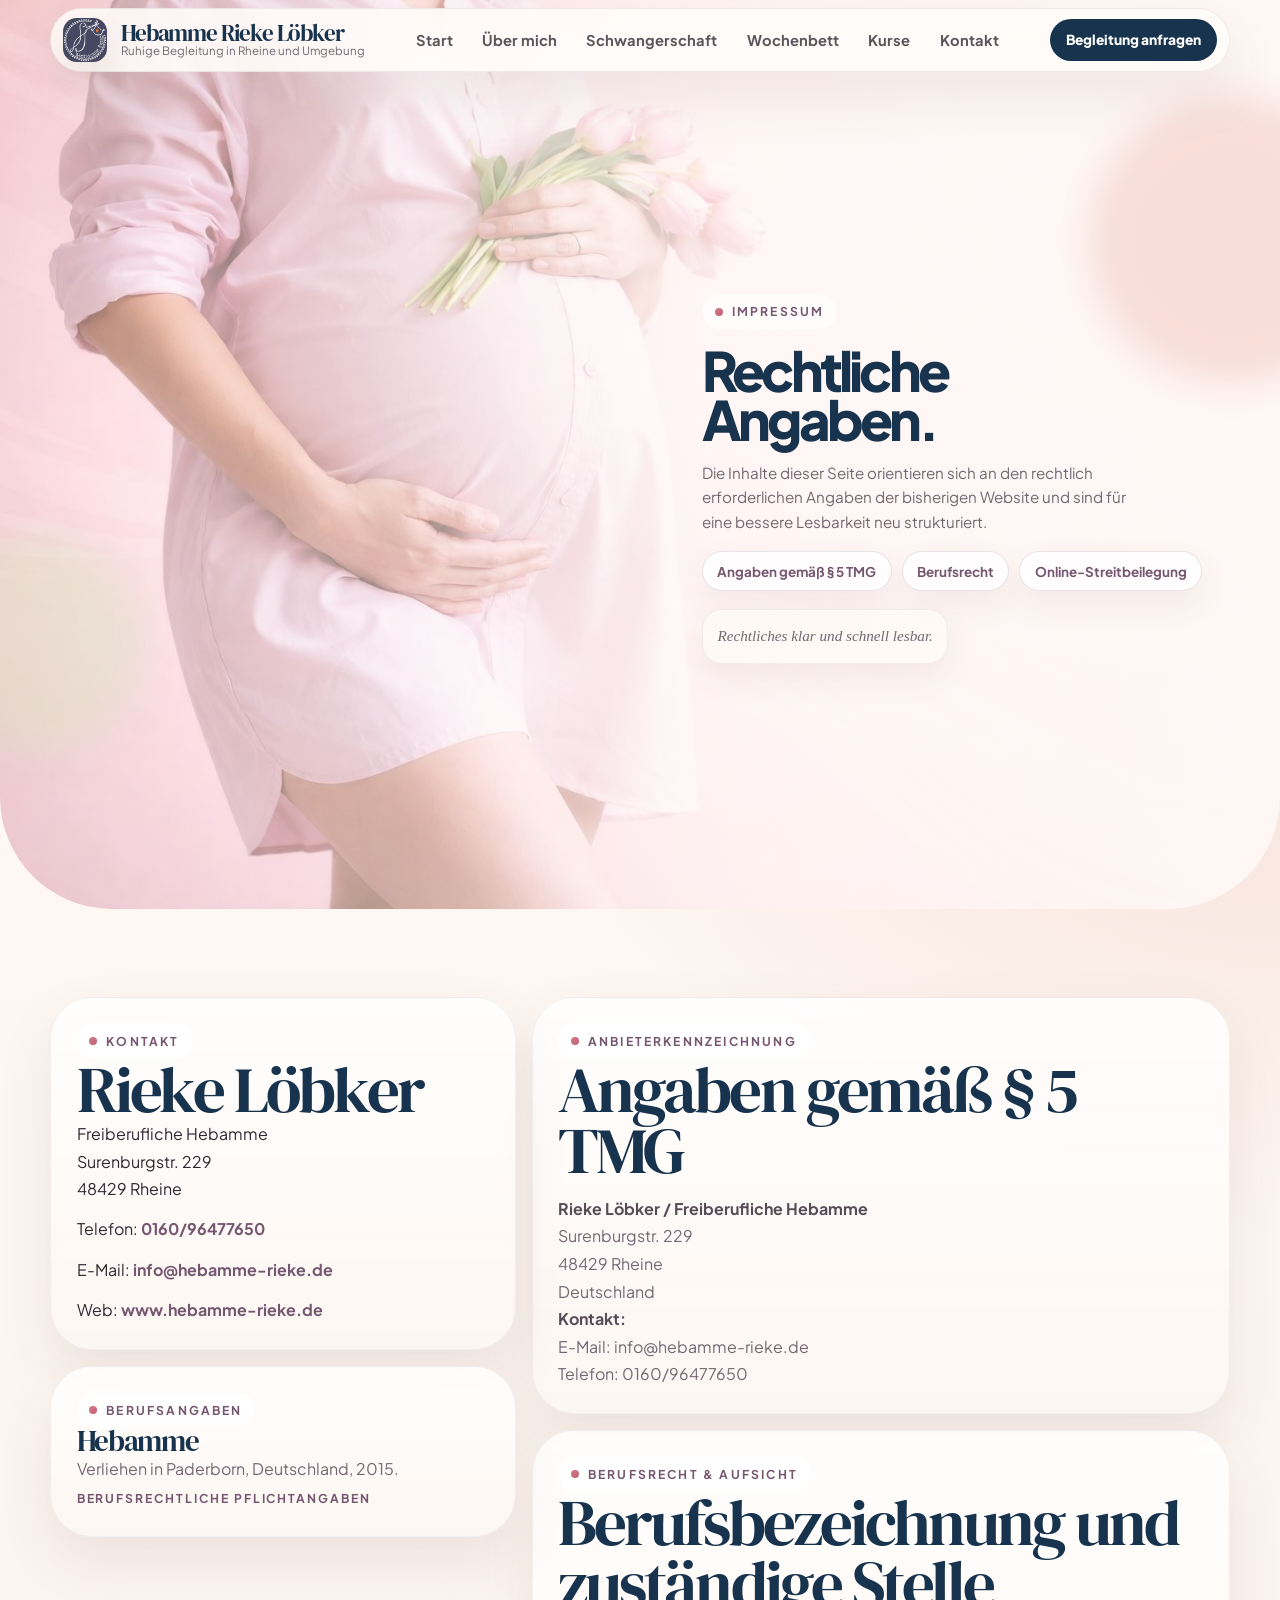
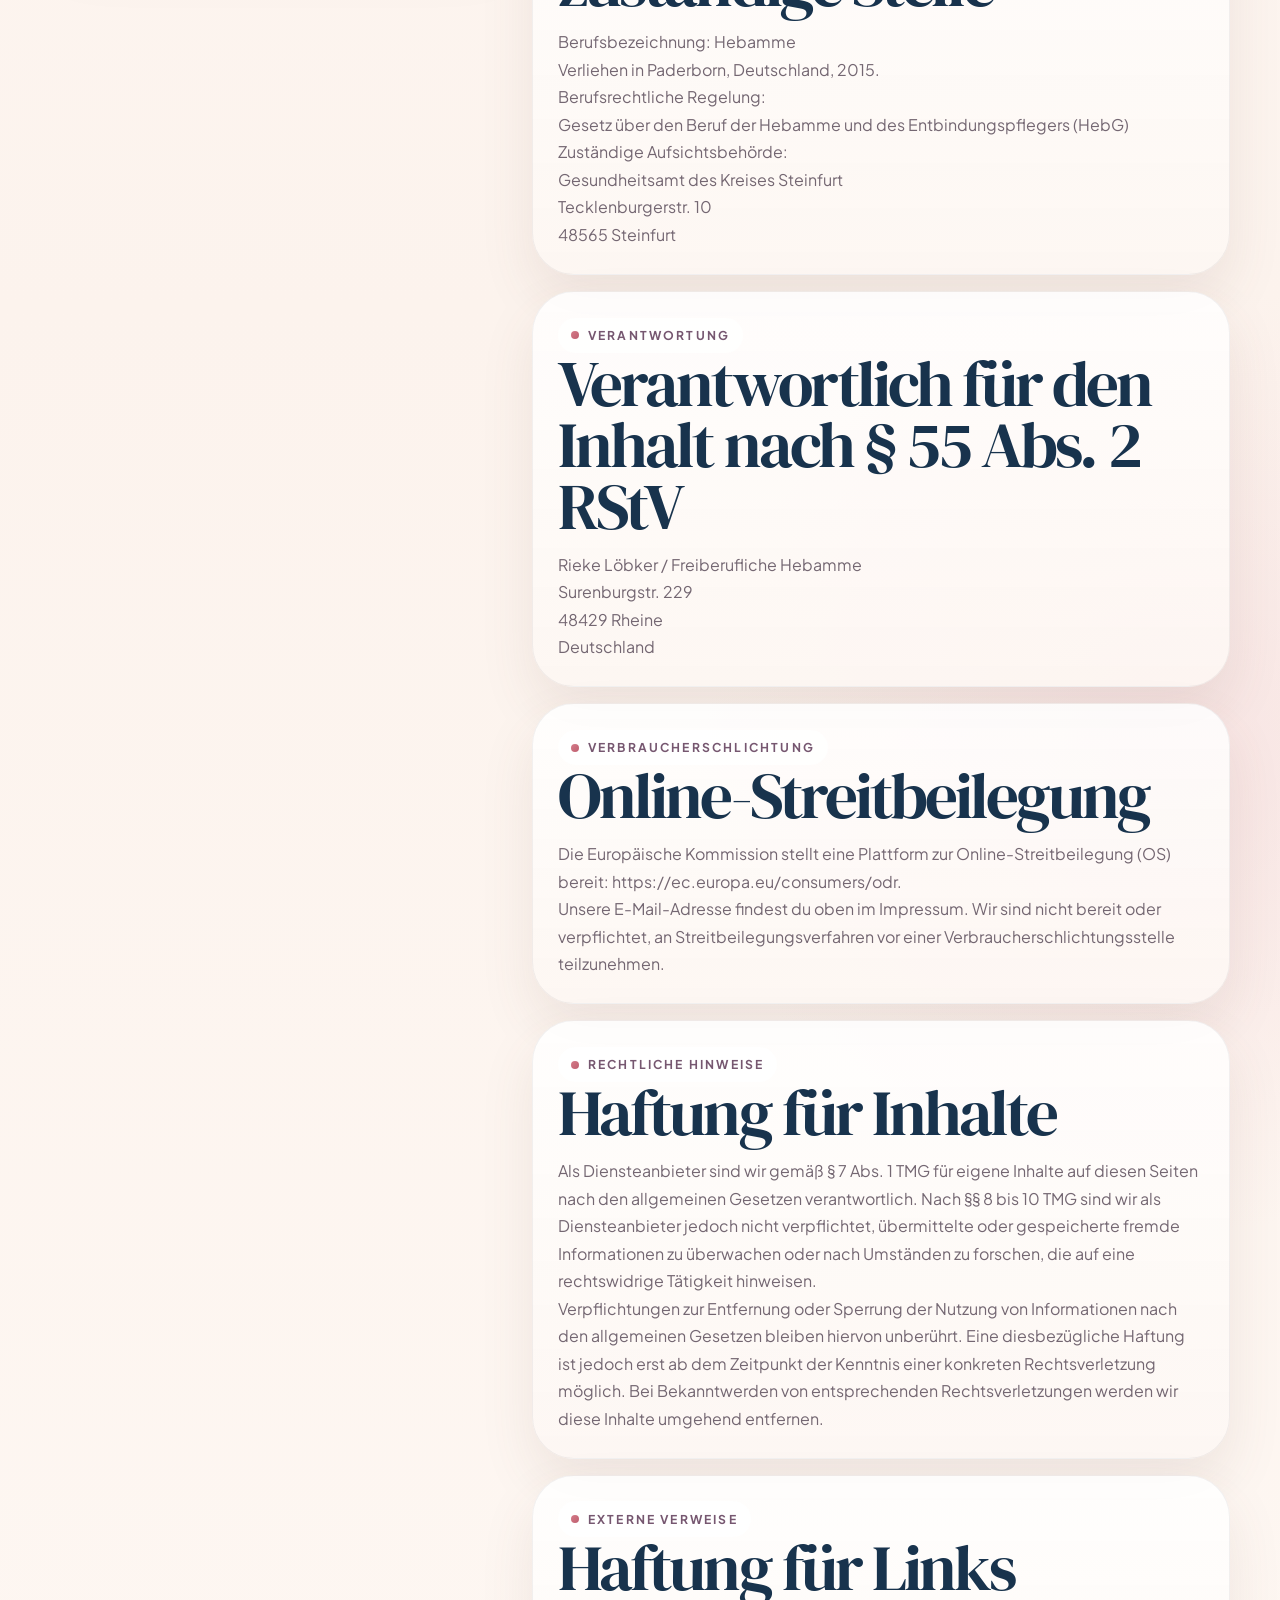
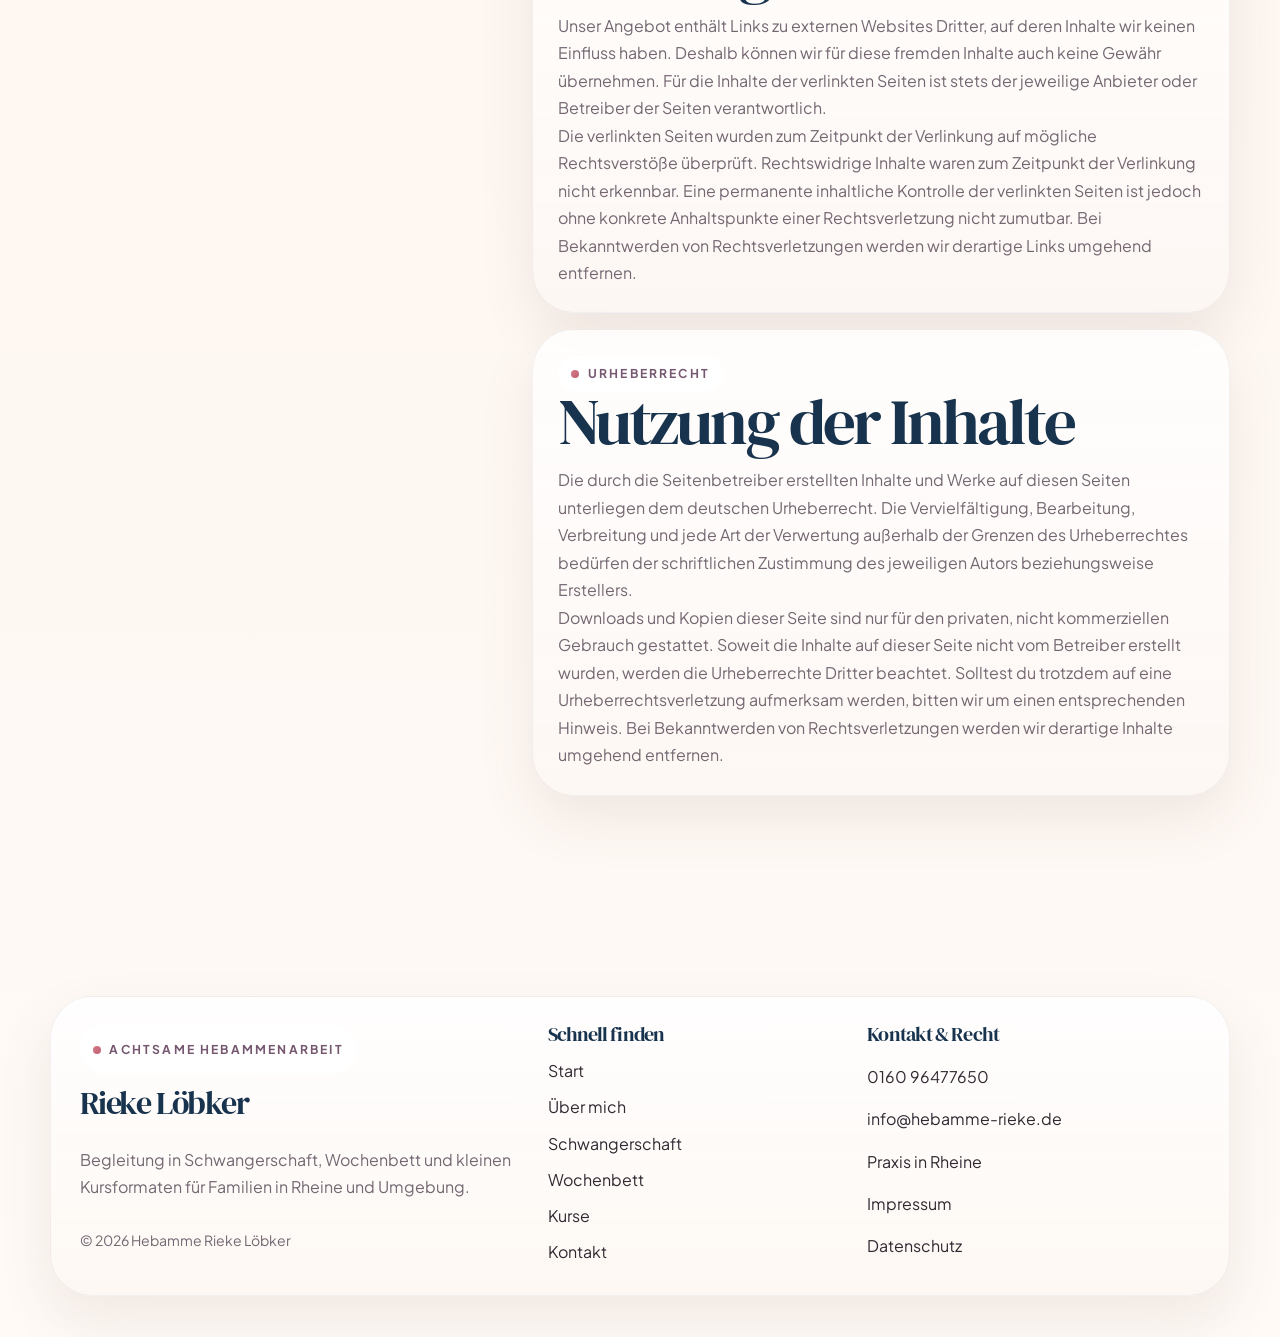
<file: impressum.html>
<!doctype html>
<html lang="de">
 <head>
  <meta charset="utf-8">
  <meta name="viewport" content="width=device-width, initial-scale=1">
  <base href="./">
  <title>Impressum | Hebamme Rieke L&ouml;bker</title>
  <meta name="description" content="Impressum von Hebamme Rieke L&ouml;bker mit den rechtlichen Angaben zum Angebot.">
  <meta name="theme-color" content="#f7dfd8">
  <link rel="icon" href="assets/img/favicon.png">
  <link rel="stylesheet" href="assets/css/styles.css?v=48">
 </head>
 <body class="site-shell" data-page="legal">
  <a class="skip-link" href="#content">Zum Inhalt springen</a>
  <div id="site-header"></div>

  <main id="content" class="page">
   <section class="page-hero">
    <div class="container page-hero__grid">
     <div class="page-hero__copy" data-reveal>
      <p class="eyebrow">Impressum</p>
      <h1>Rechtliche Angaben.</h1>
      <p class="lede">Die Inhalte dieser Seite orientieren sich an den rechtlich erforderlichen Angaben der bisherigen Website und sind f&uuml;r eine bessere Lesbarkeit neu strukturiert.</p>
      <div class="meta-pills">
       <span class="badge">Angaben gem&auml;&szlig; &sect; 5 TMG</span>
       <span class="badge">Berufsrecht</span>
       <span class="badge">Online-Streitbeilegung</span>
      </div>
     </div>
     <div class="page-hero__visual" data-reveal>
      <div class="page-hero__frame">
       <img src="assets/img/contact-room.jpg" alt="Heller Praxisraum von Hebamme Rieke L&ouml;bker">
      </div>
      <div class="page-hero__note">Rechtliches klar und schnell lesbar.</div>
     </div>
    </div>
   </section>

   <section class="section">
    <div class="container legal-layout">
     <aside class="legal-sidebar" data-reveal>
      <article class="legal-panel">
       <p class="eyebrow">Kontakt</p>
       <h2>Rieke L&ouml;bker</h2>
       <ul class="legal-meta-list">
        <li>Freiberufliche Hebamme<br>Surenburgstr. 229<br>48429 Rheine</li>
        <li>Telefon: <a href="tel:016096477650">0160/96477650</a></li>
        <li>E-Mail: <a href="mailto:info@hebamme-rieke.de">info@hebamme-rieke.de</a></li>
        <li>Web: <a href="https://hebamme-rieke.de/" target="_blank" rel="noreferrer">www.hebamme-rieke.de</a></li>
       </ul>
      </article>
      <article class="legal-panel">
       <p class="eyebrow">Berufsangaben</p>
       <h3>Hebamme</h3>
       <p>Verliehen in Paderborn, Deutschland, 2015.</p>
       <span class="legal-kicker">Berufsrechtliche Pflichtangaben</span>
      </article>
     </aside>

     <div class="legal-copy">
      <section class="legal-copy__section" data-reveal>
       <p class="eyebrow">Anbieterkennzeichnung</p>
       <h2>Angaben gem&auml;&szlig; &sect; 5 TMG</h2>
       <p><strong>Rieke L&ouml;bker / Freiberufliche Hebamme</strong><br>Surenburgstr. 229<br>48429 Rheine<br>Deutschland</p>
       <p><strong>Kontakt:</strong><br>E-Mail: <a href="mailto:info@hebamme-rieke.de">info@hebamme-rieke.de</a><br>Telefon: <a href="tel:016096477650">0160/96477650</a></p>
      </section>

      <section class="legal-copy__section" data-reveal>
       <p class="eyebrow">Berufsrecht &amp; Aufsicht</p>
       <h2>Berufsbezeichnung und zust&auml;ndige Stelle</h2>
       <p>Berufsbezeichnung: Hebamme<br>Verliehen in Paderborn, Deutschland, 2015.</p>
       <p>Berufsrechtliche Regelung:<br><a href="https://www.hebammengesetz.de/" target="_blank" rel="noreferrer">Gesetz &uuml;ber den Beruf der Hebamme und des Entbindungspflegers (HebG)</a></p>
       <p>Zust&auml;ndige Aufsichtsbeh&ouml;rde:<br>Gesundheitsamt des Kreises Steinfurt<br>Tecklenburgerstr. 10<br>48565 Steinfurt</p>
      </section>

      <section class="legal-copy__section" data-reveal>
       <p class="eyebrow">Verantwortung</p>
       <h2>Verantwortlich f&uuml;r den Inhalt nach &sect; 55 Abs. 2 RStV</h2>
       <p>Rieke L&ouml;bker / Freiberufliche Hebamme<br>Surenburgstr. 229<br>48429 Rheine<br>Deutschland</p>
      </section>

      <section class="legal-copy__section" data-reveal>
       <p class="eyebrow">Verbraucherschlichtung</p>
       <h2>Online-Streitbeilegung</h2>
       <p>Die Europ&auml;ische Kommission stellt eine Plattform zur Online-Streitbeilegung (OS) bereit: <a href="https://ec.europa.eu/consumers/odr" target="_blank" rel="noreferrer">https://ec.europa.eu/consumers/odr</a>.</p>
       <p>Unsere E-Mail-Adresse findest du oben im Impressum. Wir sind nicht bereit oder verpflichtet, an Streitbeilegungsverfahren vor einer Verbraucherschlichtungsstelle teilzunehmen.</p>
      </section>

      <section class="legal-copy__section" data-reveal>
       <p class="eyebrow">Rechtliche Hinweise</p>
       <h2>Haftung f&uuml;r Inhalte</h2>
       <p>Als Diensteanbieter sind wir gem&auml;&szlig; &sect; 7 Abs. 1 TMG f&uuml;r eigene Inhalte auf diesen Seiten nach den allgemeinen Gesetzen verantwortlich. Nach &sect;&sect; 8 bis 10 TMG sind wir als Diensteanbieter jedoch nicht verpflichtet, &uuml;bermittelte oder gespeicherte fremde Informationen zu &uuml;berwachen oder nach Umst&auml;nden zu forschen, die auf eine rechtswidrige T&auml;tigkeit hinweisen.</p>
       <p>Verpflichtungen zur Entfernung oder Sperrung der Nutzung von Informationen nach den allgemeinen Gesetzen bleiben hiervon unber&uuml;hrt. Eine diesbez&uuml;gliche Haftung ist jedoch erst ab dem Zeitpunkt der Kenntnis einer konkreten Rechtsverletzung m&ouml;glich. Bei Bekanntwerden von entsprechenden Rechtsverletzungen werden wir diese Inhalte umgehend entfernen.</p>
      </section>

      <section class="legal-copy__section" data-reveal>
       <p class="eyebrow">Externe Verweise</p>
       <h2>Haftung f&uuml;r Links</h2>
       <p>Unser Angebot enth&auml;lt Links zu externen Websites Dritter, auf deren Inhalte wir keinen Einfluss haben. Deshalb k&ouml;nnen wir f&uuml;r diese fremden Inhalte auch keine Gew&auml;hr &uuml;bernehmen. F&uuml;r die Inhalte der verlinkten Seiten ist stets der jeweilige Anbieter oder Betreiber der Seiten verantwortlich.</p>
       <p>Die verlinkten Seiten wurden zum Zeitpunkt der Verlinkung auf m&ouml;gliche Rechtsverst&ouml;&szlig;e &uuml;berpr&uuml;ft. Rechtswidrige Inhalte waren zum Zeitpunkt der Verlinkung nicht erkennbar. Eine permanente inhaltliche Kontrolle der verlinkten Seiten ist jedoch ohne konkrete Anhaltspunkte einer Rechtsverletzung nicht zumutbar. Bei Bekanntwerden von Rechtsverletzungen werden wir derartige Links umgehend entfernen.</p>
      </section>

      <section class="legal-copy__section" data-reveal>
       <p class="eyebrow">Urheberrecht</p>
       <h2>Nutzung der Inhalte</h2>
       <p>Die durch die Seitenbetreiber erstellten Inhalte und Werke auf diesen Seiten unterliegen dem deutschen Urheberrecht. Die Vervielf&auml;ltigung, Bearbeitung, Verbreitung und jede Art der Verwertung au&szlig;erhalb der Grenzen des Urheberrechtes bed&uuml;rfen der schriftlichen Zustimmung des jeweiligen Autors beziehungsweise Erstellers.</p>
       <p>Downloads und Kopien dieser Seite sind nur f&uuml;r den privaten, nicht kommerziellen Gebrauch gestattet. Soweit die Inhalte auf dieser Seite nicht vom Betreiber erstellt wurden, werden die Urheberrechte Dritter beachtet. Solltest du trotzdem auf eine Urheberrechtsverletzung aufmerksam werden, bitten wir um einen entsprechenden Hinweis. Bei Bekanntwerden von Rechtsverletzungen werden wir derartige Inhalte umgehend entfernen.</p>
      </section>
     </div>
    </div>
   </section>
  </main>

  <div id="site-footer"></div>
  <a id="mobile-cta" class="mobile-sticky-cta" href="kontakt.html#kontaktformular"></a>
  <script src="assets/js/main.js?v=32" defer></script>
 </body>
</html>
</file>
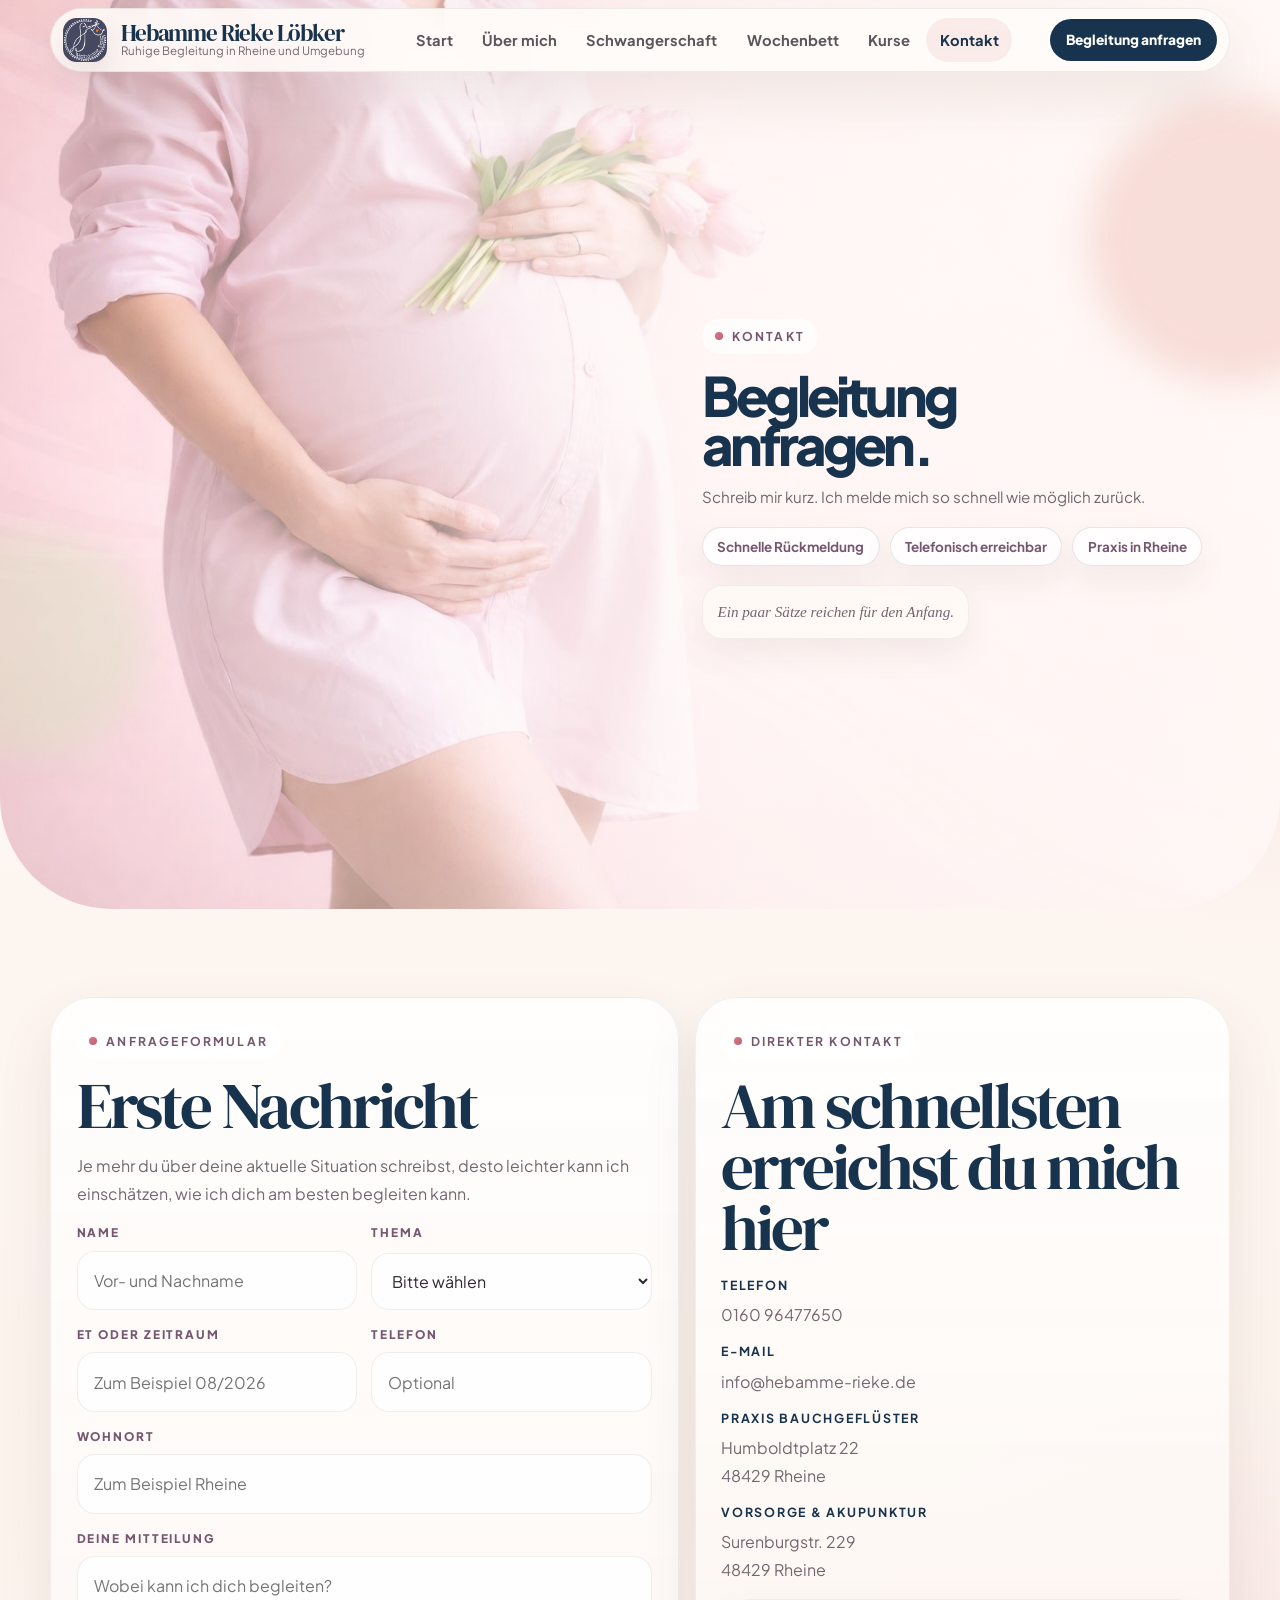
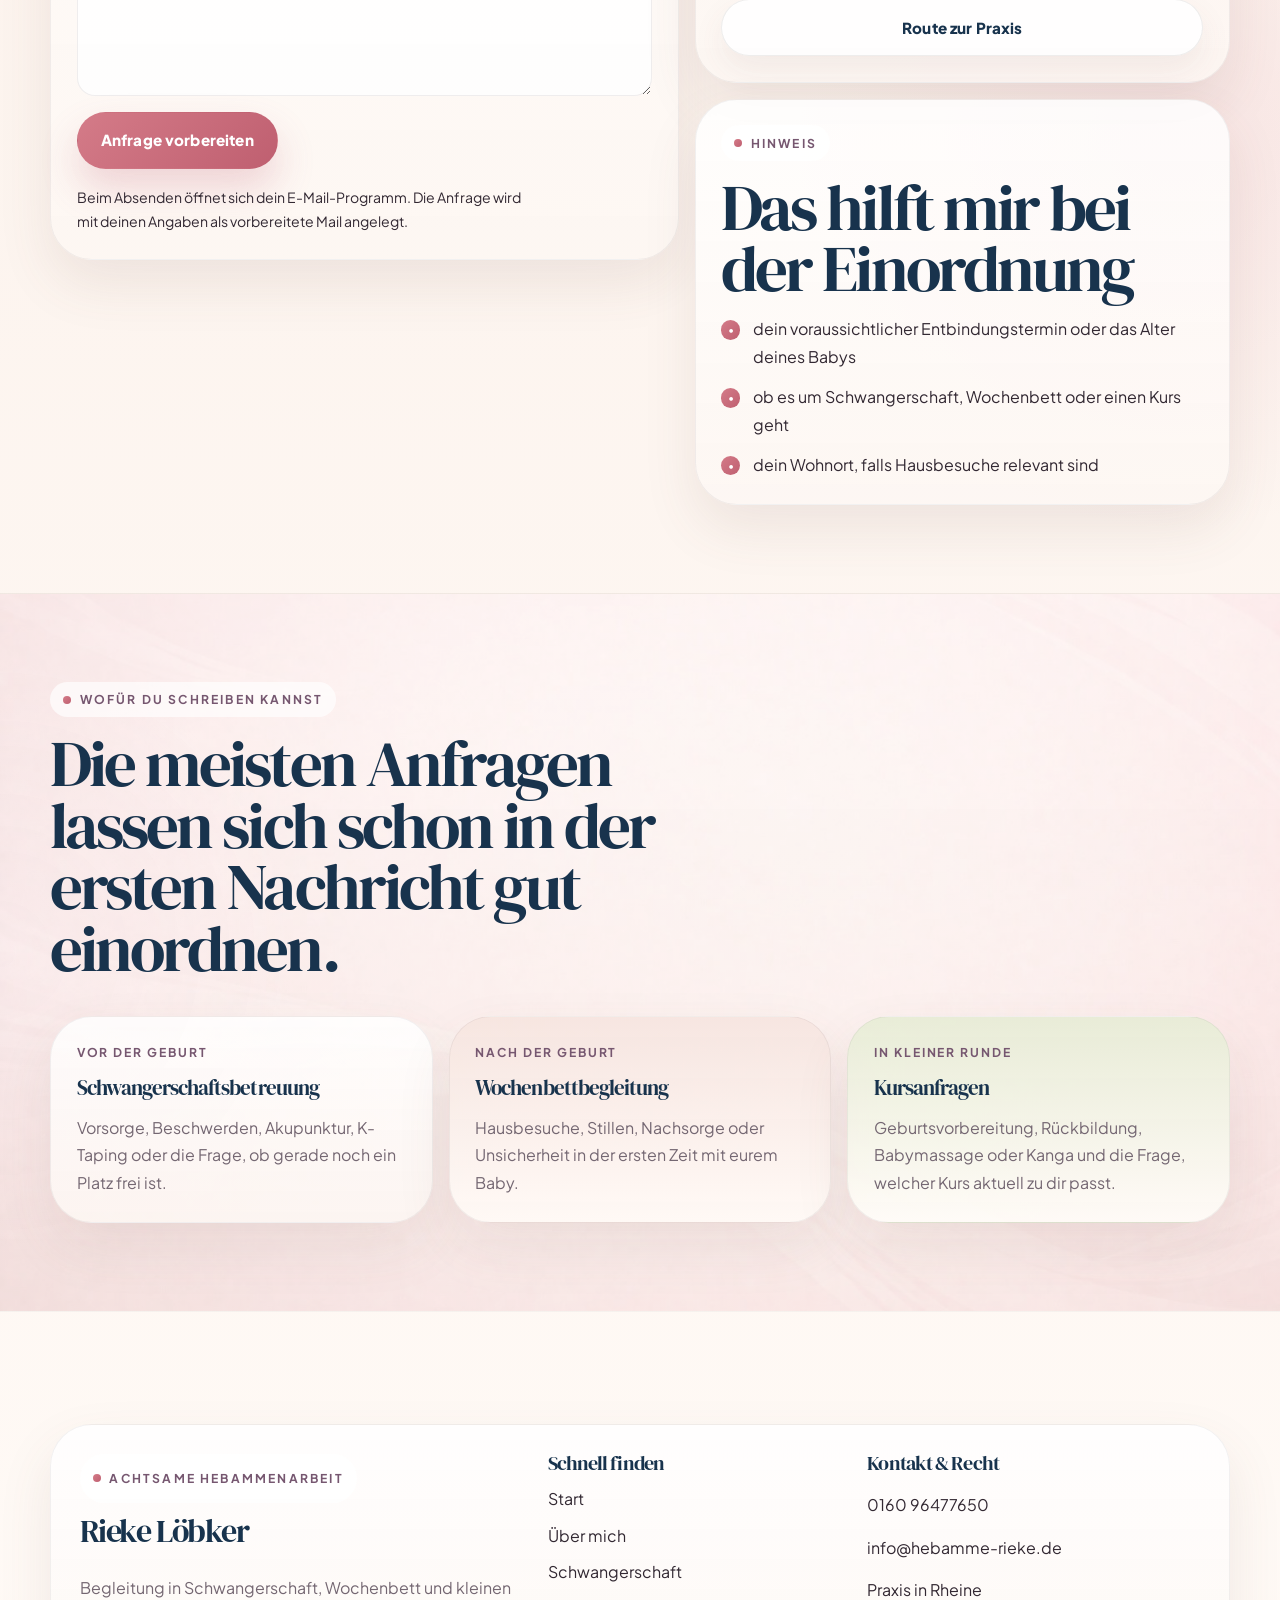
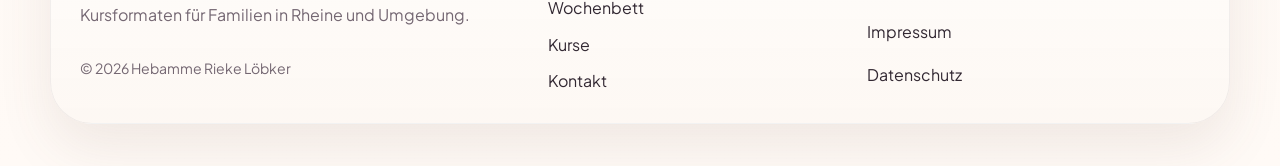
<file: kontakt.html>
<!doctype html>
<html lang="de">
 <head>
  <meta charset="utf-8">
  <meta name="viewport" content="width=device-width, initial-scale=1">
  <base href="./">
  <title>Kontakt | Hebamme Rieke L&ouml;bker</title>
  <meta name="description" content="Kontakt zu Hebamme Rieke L&ouml;bker in Rheine: Anfrageformular, Telefon, E-Mail und Praxisstandorte.">
  <meta name="theme-color" content="#f7dfd8">
  <link rel="icon" href="assets/img/favicon.png">
  <link rel="stylesheet" href="assets/css/styles.css?v=48">
 </head>
 <body class="site-shell" data-page="contact">
  <a class="skip-link" href="#content">Zum Inhalt springen</a>
  <div id="site-header"></div>

  <main id="content" class="page">
   <section class="page-hero">
    <div class="container page-hero__grid">
     <div class="page-hero__copy" data-reveal>
      <p class="eyebrow">Kontakt</p>
      <h1>Begleitung anfragen.</h1>
      <p class="lede">Schreib mir kurz. Ich melde mich so schnell wie m&ouml;glich zur&uuml;ck.</p>
      <div class="meta-pills">
       <span class="badge">Schnelle R&uuml;ckmeldung</span>
       <span class="badge">Telefonisch erreichbar</span>
       <span class="badge">Praxis in Rheine</span>
      </div>
     </div>
     <div class="page-hero__visual" data-reveal>
      <div class="page-hero__frame">
       <img src="assets/img/source/Rieke_Petersen_Hebamme_1920x1080_ueber-mich.jpg" alt="Rieke L&ouml;bker in ihrem hellen Praxisraum">
      </div>
      <div class="page-hero__note">Ein paar S&auml;tze reichen f&uuml;r den Anfang.</div>
     </div>
    </div>
   </section>

   <section id="kontaktformular" class="section">
    <div class="container contact-layout">
     <form class="contact-form" data-mail-form data-subject="Anfrage über die Website" data-reveal>
      <p class="eyebrow">Anfrageformular</p>
      <h2>Erste Nachricht</h2>
      <p>Je mehr du &uuml;ber deine aktuelle Situation schreibst, desto leichter kann ich einsch&auml;tzen, wie ich dich am besten begleiten kann.</p>
      <div class="contact-form__grid">
       <div class="field">
        <label for="contact-name">Name</label>
        <input id="contact-name" name="name" type="text" autocomplete="name" placeholder="Vor- und Nachname" required>
       </div>
       <div class="field">
        <label for="contact-topic">Thema</label>
        <select id="contact-topic" name="topic">
         <option value="">Bitte w&auml;hlen</option>
         <option value="schwangerschaft">Schwangerschaft</option>
         <option value="wochenbett">Wochenbett</option>
         <option value="geburtsvorbereitung">Geburtsvorbereitung</option>
         <option value="rueckbildung">R&uuml;ckbildung</option>
         <option value="babymassage">Babymassage</option>
         <option value="kanga">Kanga</option>
         <option value="allgemein">Allgemeine Frage</option>
        </select>
       </div>
       <div class="field">
        <label for="contact-due-date">ET oder Zeitraum</label>
        <input id="contact-due-date" name="dueDate" type="text" placeholder="Zum Beispiel 08/2026">
       </div>
       <div class="field">
        <label for="contact-phone">Telefon</label>
        <input id="contact-phone" name="phone" type="tel" autocomplete="tel" placeholder="Optional">
       </div>
       <div class="field field--full">
        <label for="contact-location">Wohnort</label>
        <input id="contact-location" name="location" type="text" placeholder="Zum Beispiel Rheine">
       </div>
       <div class="field field--full">
        <label for="contact-message">Deine Mitteilung</label>
        <textarea id="contact-message" name="message" placeholder="Wobei kann ich dich begleiten?" required></textarea>
       </div>
      </div>
      <div class="form-actions">
       <button class="button" type="submit">Anfrage vorbereiten</button>
       <span class="form-note">Beim Absenden &ouml;ffnet sich dein E-Mail-Programm mit einer vorbereiteten Nachricht.</span>
      </div>
     </form>

     <div class="card-grid" data-reveal>
      <aside class="contact-card">
       <p class="eyebrow">Direkter Kontakt</p>
       <h2>Am schnellsten erreichst du mich hier</h2>
       <ul class="contact-list">
        <li class="contact-list__item">
         <strong>Telefon</strong>
         <a href="tel:016096477650">0160 96477650</a>
        </li>
        <li class="contact-list__item">
         <strong>E-Mail</strong>
         <a href="mailto:info@hebamme-rieke.de">info@hebamme-rieke.de</a>
        </li>
        <li class="contact-list__item">
         <strong>Praxis Bauchgefl&uuml;ster</strong>
         <span>Humboldtplatz 22<br>48429 Rheine</span>
        </li>
        <li class="contact-list__item">
         <strong>Vorsorge &amp; Akupunktur</strong>
         <span>Surenburgstr. 229<br>48429 Rheine</span>
        </li>
       </ul>
       <a class="button button--ghost" href="https://www.google.com/maps/search/api=1&query=Humboldtplatz+22+48429+Rheine" target="_blank" rel="noreferrer">Route zur Praxis</a>
      </aside>

      <article class="contact-card">
       <p class="eyebrow">Hinweis</p>
       <h2>Das hilft mir bei der Einordnung</h2>
       <ul class="check-list">
        <li>dein voraussichtlicher Entbindungstermin oder das Alter deines Babys</li>
        <li>ob es um Schwangerschaft, Wochenbett oder einen Kurs geht</li>
        <li>dein Wohnort, falls Hausbesuche relevant sind</li>
       </ul>
      </article>
     </div>
    </div>
   </section>

   <section class="section section--soft">
    <div class="container">
     <div class="section-heading" data-reveal>
      <p class="eyebrow">Wof&uuml;r du schreiben kannst</p>
      <h2>Die meisten Anfragen lassen sich schon in der ersten Nachricht gut einordnen.</h2>
     </div>
     <div class="card-grid card-grid--3">
      <article class="info-card" data-reveal>
       <p class="service-card__meta">Vor der Geburt</p>
       <h3>Schwangerschaftsbetreuung</h3>
       <p>Vorsorge, Beschwerden, Akupunktur, K-Taping oder die Frage, ob gerade noch ein Platz frei ist.</p>
      </article>
      <article class="info-card info-card--blush" data-reveal>
       <p class="service-card__meta">Nach der Geburt</p>
       <h3>Wochenbettbegleitung</h3>
       <p>Hausbesuche, Stillen, Nachsorge oder Unsicherheit in der ersten Zeit mit eurem Baby.</p>
      </article>
      <article class="info-card info-card--sage" data-reveal>
       <p class="service-card__meta">In kleiner Runde</p>
       <h3>Kursanfragen</h3>
       <p>Geburtsvorbereitung, R&uuml;ckbildung, Babymassage oder Kanga und die Frage, welcher Kurs aktuell zu dir passt.</p>
      </article>
     </div>
    </div>
   </section>
  </main>

  <div id="site-footer"></div>
  <a id="mobile-cta" class="mobile-sticky-cta" href="kontakt.html#kontaktformular"></a>
  <script src="assets/js/main.js?v=32" defer></script>
 </body>
</html>
</file>
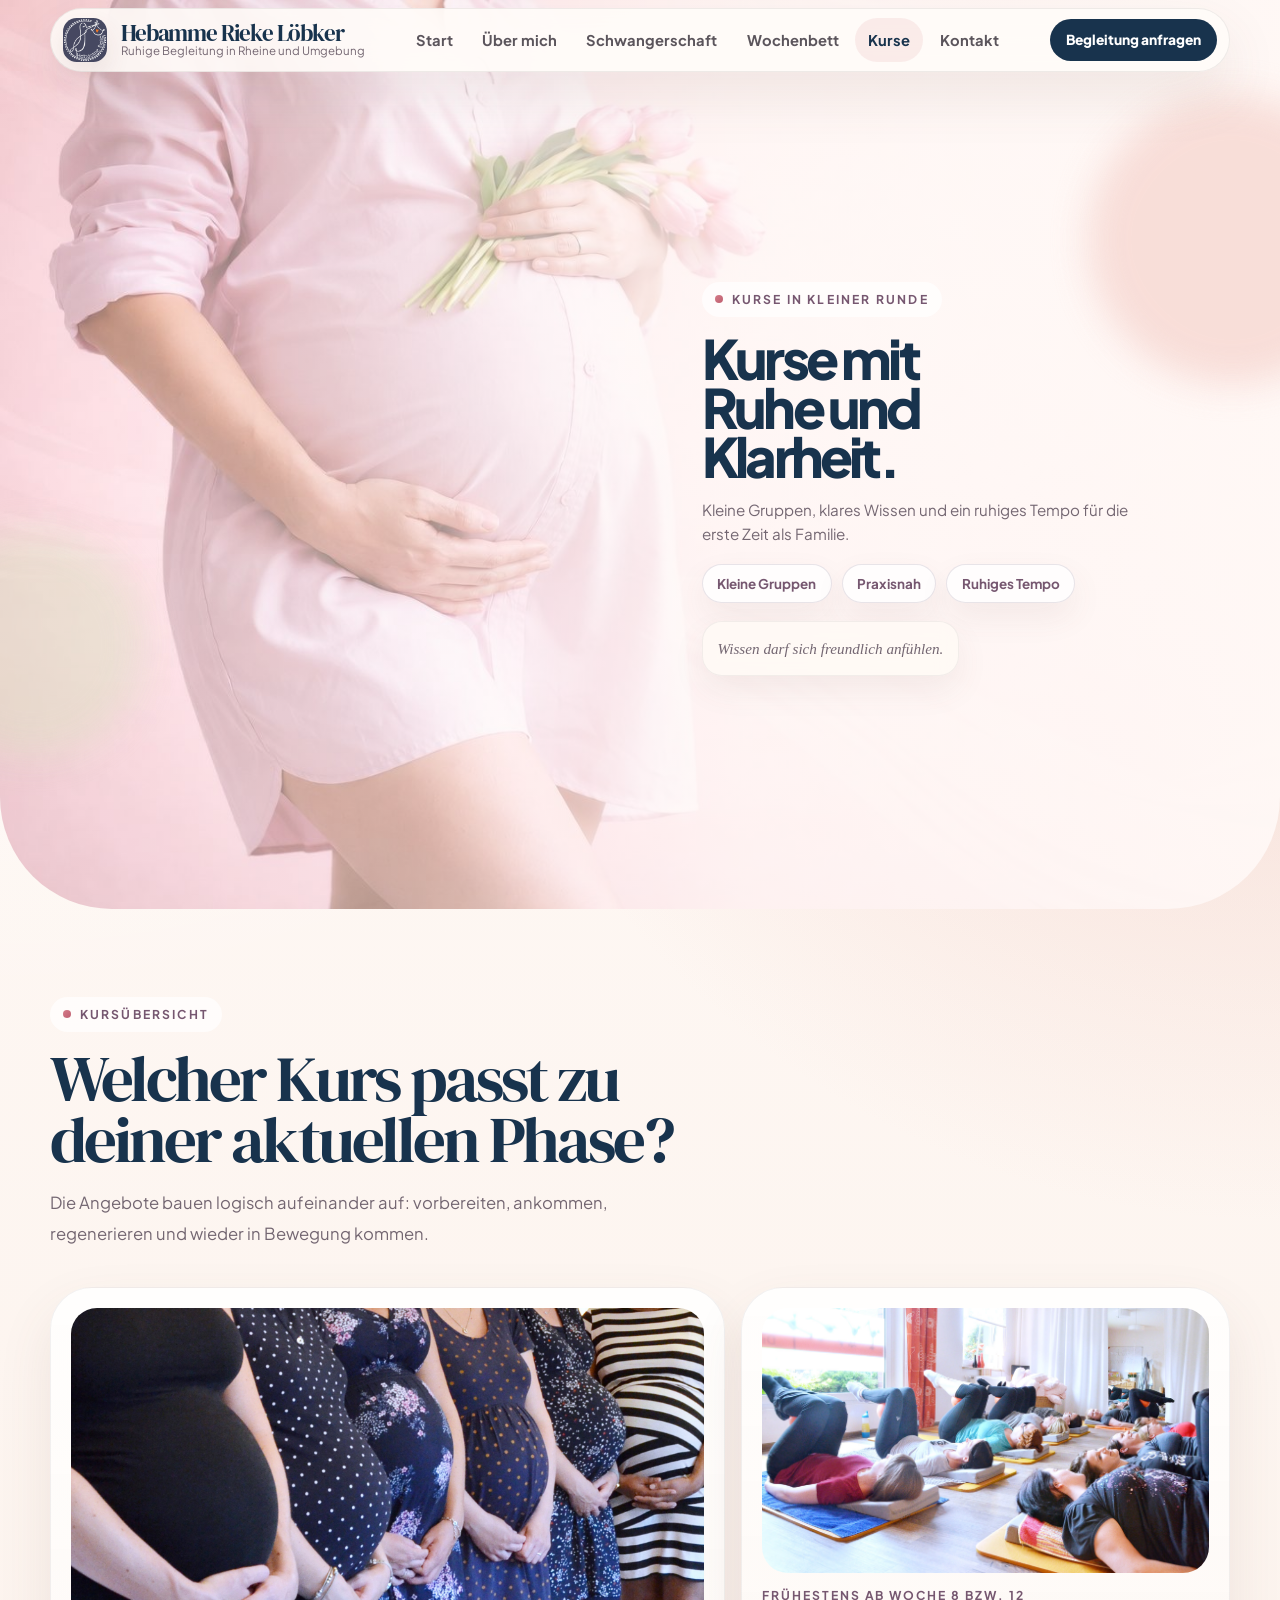
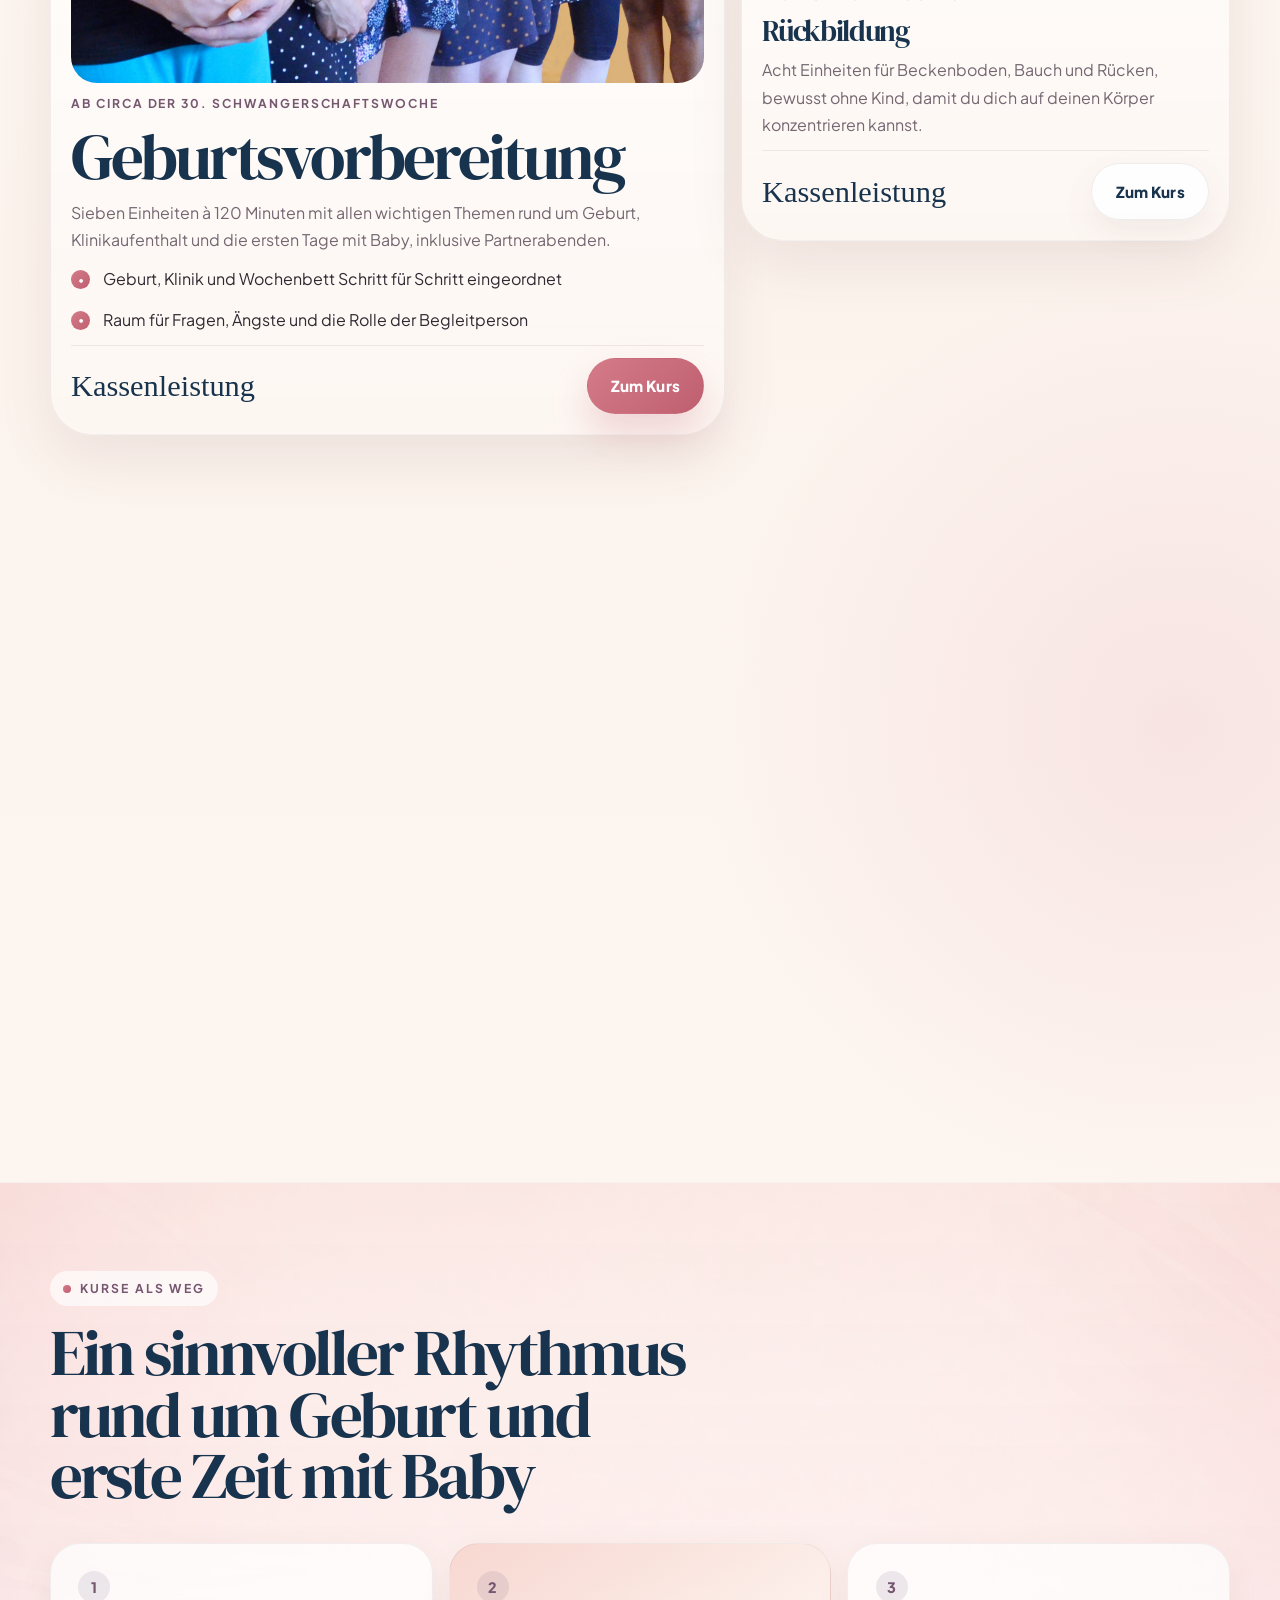
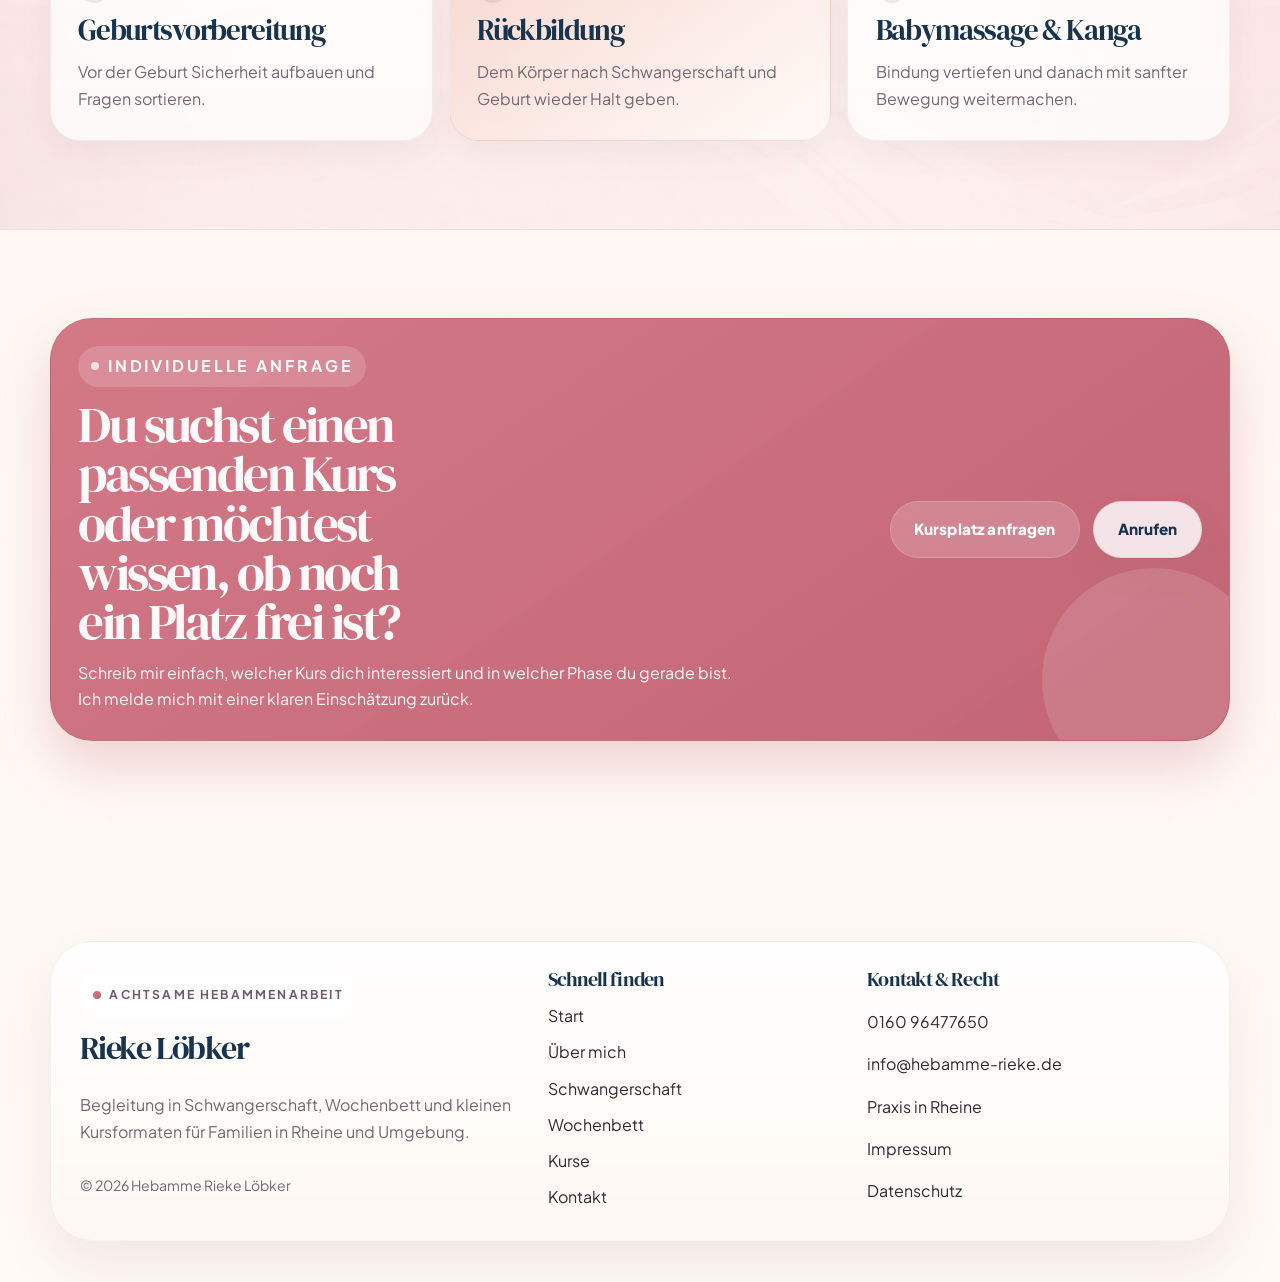
<file: kurse.html>
<!doctype html>
<html lang="de">
 <head>
  <meta charset="utf-8">
  <meta name="viewport" content="width=device-width, initial-scale=1">
  <base href="./">
  <title>Kurse | Hebamme Rieke L&ouml;bker</title>
  <meta name="description" content="Geburtsvorbereitung, R&uuml;ckbildung, Babymassage und Kanga in kleinen Gruppen mit Hebamme Rieke L&ouml;bker in Rheine.">
  <meta name="theme-color" content="#f7dfd8">
  <link rel="icon" href="assets/img/favicon.png">
  <link rel="stylesheet" href="assets/css/styles.css?v=48">
 </head>
 <body class="site-shell" data-page="courses">
  <a class="skip-link" href="#content">Zum Inhalt springen</a>
  <div id="site-header"></div>

  <main id="content" class="page">
   <section class="page-hero">
    <div class="container page-hero__grid">
     <div class="page-hero__copy" data-reveal>
      <p class="eyebrow">Kurse in kleiner Runde</p>
      <h1>Kurse mit Ruhe und Klarheit.</h1>
      <p class="lede">Kleine Gruppen, klares Wissen und ein ruhiges Tempo f&uuml;r die erste Zeit als Familie.</p>
      <div class="meta-pills">
       <span class="badge">Kleine Gruppen</span>
       <span class="badge">Praxisnah</span>
       <span class="badge">Ruhiges Tempo</span>
      </div>
     </div>
     <div class="page-hero__visual" data-reveal>
      <div class="page-hero__frame">
       <img src="assets/img/source/Rieke_Petersen_Hebamme_Rheine_Kursview_3.jpg" alt="Heller Kursraum mit ruhiger Atmosph&auml;re">
      </div>
      <div class="page-hero__note">Wissen darf sich freundlich anf&uuml;hlen.</div>
     </div>
    </div>
   </section>

   <section class="section">
    <div class="container">
     <div class="section-heading" data-reveal>
      <p class="eyebrow">Kurs&uuml;bersicht</p>
      <h2>Welcher Kurs passt zu deiner aktuellen Phase?</h2>
      <p class="lede">Die Angebote bauen logisch aufeinander auf: vorbereiten, ankommen, regenerieren und wieder in Bewegung kommen.</p>
     </div>
     <div class="course-showcase">
      <article class="course-card" data-reveal>
       <div class="course-card__image">
        <img src="assets/img/source/Rieke-Hebamme_Geburtsvorbereitungskurs_1920x1080_1.jpg" alt="Geburtsvorbereitungskurs in heller Umgebung">
       </div>
       <div class="course-card__content">
        <div class="course-card__meta">Ab circa der 30. Schwangerschaftswoche</div>
        <h2>Geburts&shy;vorbereitung</h2>
        <p>Sieben Einheiten &agrave; 120 Minuten mit allen wichtigen Themen rund um Geburt, Klinikaufenthalt und die ersten Tage mit Baby, inklusive Partnerabenden.</p>
        <ul class="check-list">
         <li>Geburt, Klinik und Wochenbett Schritt f&uuml;r Schritt eingeordnet</li>
         <li>Raum f&uuml;r Fragen, &Auml;ngste und die Rolle der Begleitperson</li>
        </ul>
        <div class="course-card__footer">
         <span class="course-card__price">Kassenleistung</span>
         <a class="button" href="kurse/geburtsvorbereitungskurs.html">Zum Kurs</a>
        </div>
       </div>
      </article>
      <div class="course-stack">
       <article class="course-card" data-reveal>
        <div class="course-card__image">
         <img src="assets/img/source/Rieke_Rueckbildungskurs_Hebamme-Rheine-8_1920x1080_2.jpg" alt="R&uuml;ckbildungskurs in heller Umgebung">
        </div>
        <div class="course-card__content">
         <div class="course-card__meta">Fr&uuml;hestens ab Woche 8 bzw. 12</div>
         <h3>R&uuml;ckbildung</h3>
         <p>Acht Einheiten f&uuml;r Beckenboden, Bauch und R&uuml;cken, bewusst ohne Kind, damit du dich auf deinen K&ouml;rper konzentrieren kannst.</p>
         <div class="course-card__footer">
          <span class="course-card__price">Kassenleistung</span>
          <a class="button button--ghost" href="kurse/rueckbildungskurs.html">Zum Kurs</a>
         </div>
        </div>
       </article>
       <article class="course-card" data-reveal>
        <div class="course-card__image">
         <img src="assets/img/source/Rieke_Petersen_Hebamme_501x501_Babymassage_1.jpg" alt="Babymassage in ruhiger Nahaufnahme">
        </div>
        <div class="course-card__content">
         <div class="course-card__meta">F&uuml;nf Termine in kleiner Runde</div>
         <h3>Babymassage</h3>
         <p>Liebevolle Ber&uuml;hrung, die euer Baby entspannt, Bindung st&auml;rkt und zuhause zu einem sch&ouml;nen Ritual werden kann.</p>
         <div class="course-card__footer">
          <span class="course-card__price">45&nbsp;&euro;</span>
          <a class="button button--ghost" href="kurse/babymassage.html">Zum Kurs</a>
         </div>
        </div>
       </article>
      </div>
     </div>
     <div class="card-grid card-grid--2" style="margin-top:1rem;">
      <article class="info-card info-card--sage" data-reveal>
       <p class="service-card__meta">Zus&auml;tzliches Angebot</p>
       <h3>Kanga</h3>
       <p>Kangatraining ist die bewegte Erg&auml;nzung nach der R&uuml;ckbildung: beckenbodenschonend, alltagsnah und gemeinsam mit deinem Baby.</p>
       <a class="text-link" href="kurse/kanga.html">Mehr erfahren</a>
      </article>
      <article class="info-card" data-reveal>
       <p class="service-card__meta">Warum die Kurse wirken</p>
       <h3>Ich vermittle Wissen so, dass du es wirklich mitnehmen kannst.</h3>
       <ul class="check-list">
        <li>kleine Gruppen f&uuml;r echte Aufmerksamkeit</li>
        <li>offene Fragen sind ausdr&uuml;cklich willkommen</li>
        <li>freundliche und entspannte Atmosph&auml;re</li>
        <li>klare Inhalte statt Reiz&uuml;berflutung</li>
       </ul>
      </article>
     </div>
    </div>
   </section>

   <section class="section section--warm">
    <div class="container">
     <div class="section-heading" data-reveal>
      <p class="eyebrow">Kurse als Weg</p>
      <h2>Ein sinnvoller Rhythmus rund um Geburt und erste Zeit mit Baby</h2>
     </div>
     <div class="process-grid">
      <article class="process-card" data-reveal>
       <span class="process-card__step">1</span>
       <h3>Geburtsvorbereitung</h3>
       <p>Vor der Geburt Sicherheit aufbauen und Fragen sortieren.</p>
      </article>
      <article class="process-card" data-reveal>
       <span class="process-card__step">2</span>
       <h3>R&uuml;ckbildung</h3>
       <p>Dem K&ouml;rper nach Schwangerschaft und Geburt wieder Halt geben.</p>
      </article>
      <article class="process-card" data-reveal>
       <span class="process-card__step">3</span>
       <h3>Babymassage &amp; Kanga</h3>
       <p>Bindung vertiefen und danach mit sanfter Bewegung weitermachen.</p>
      </article>
     </div>
    </div>
   </section>

   <section class="section">
    <div class="container cta-panel cta-panel--dark" data-reveal>
     <div class="cta-panel__inner">
      <div>
       <p class="eyebrow eyebrow--light">Individuelle Anfrage</p>
       <h2>Du suchst einen passenden Kurs oder m&ouml;chtest wissen, ob noch ein Platz frei ist?</h2>
       <p>Schreib mir einfach, welcher Kurs dich interessiert und in welcher Phase du gerade bist. Ich melde mich mit einer klaren Einsch&auml;tzung zur&uuml;ck.</p>
      </div>
      <div class="cta-panel__actions">
       <a class="button button--light" href="kontakt.html#kontaktformular">Kursplatz anfragen</a>
       <a class="button button--ghost" href="tel:016096477650">Anrufen</a>
      </div>
     </div>
    </div>
   </section>
  </main>

  <div id="site-footer"></div>
  <a id="mobile-cta" class="mobile-sticky-cta" href="kontakt.html#kontaktformular"></a>
  <script src="assets/js/main.js?v=32" defer></script>
 </body>
</html>
</file>
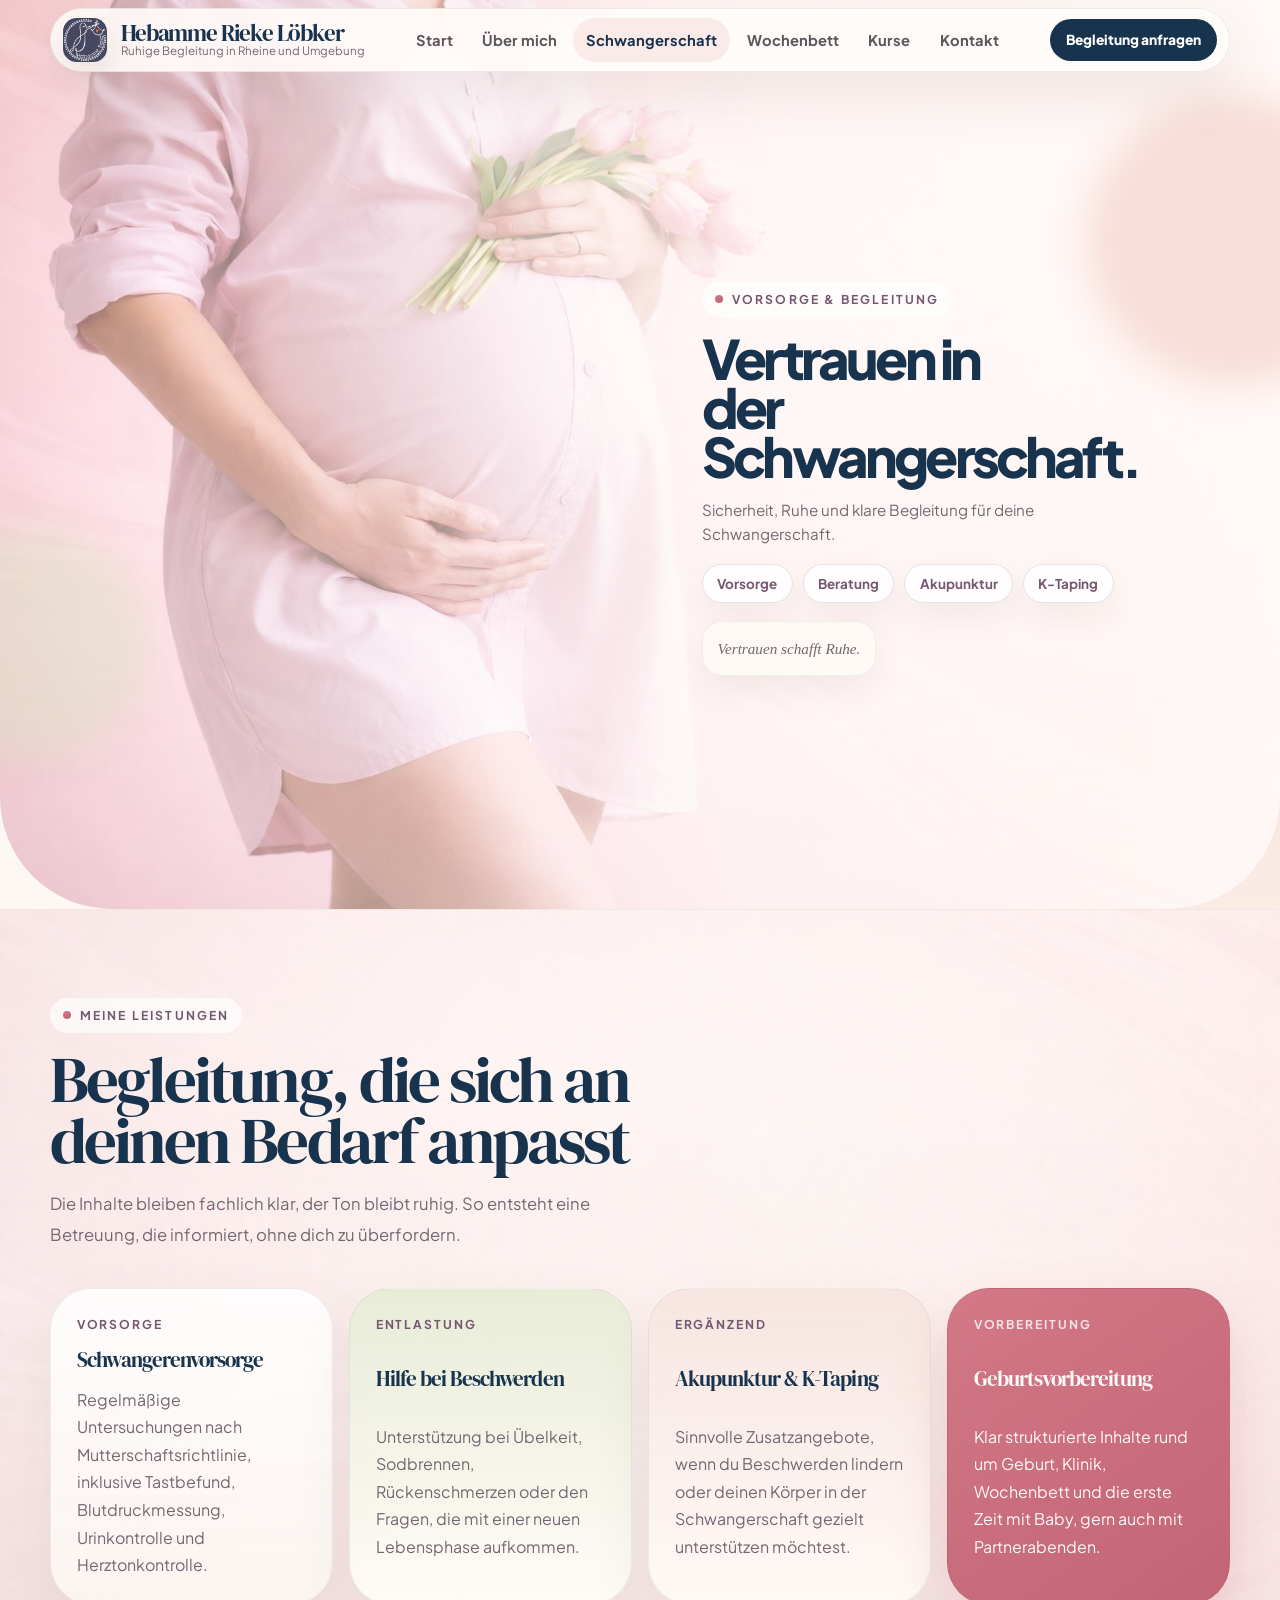
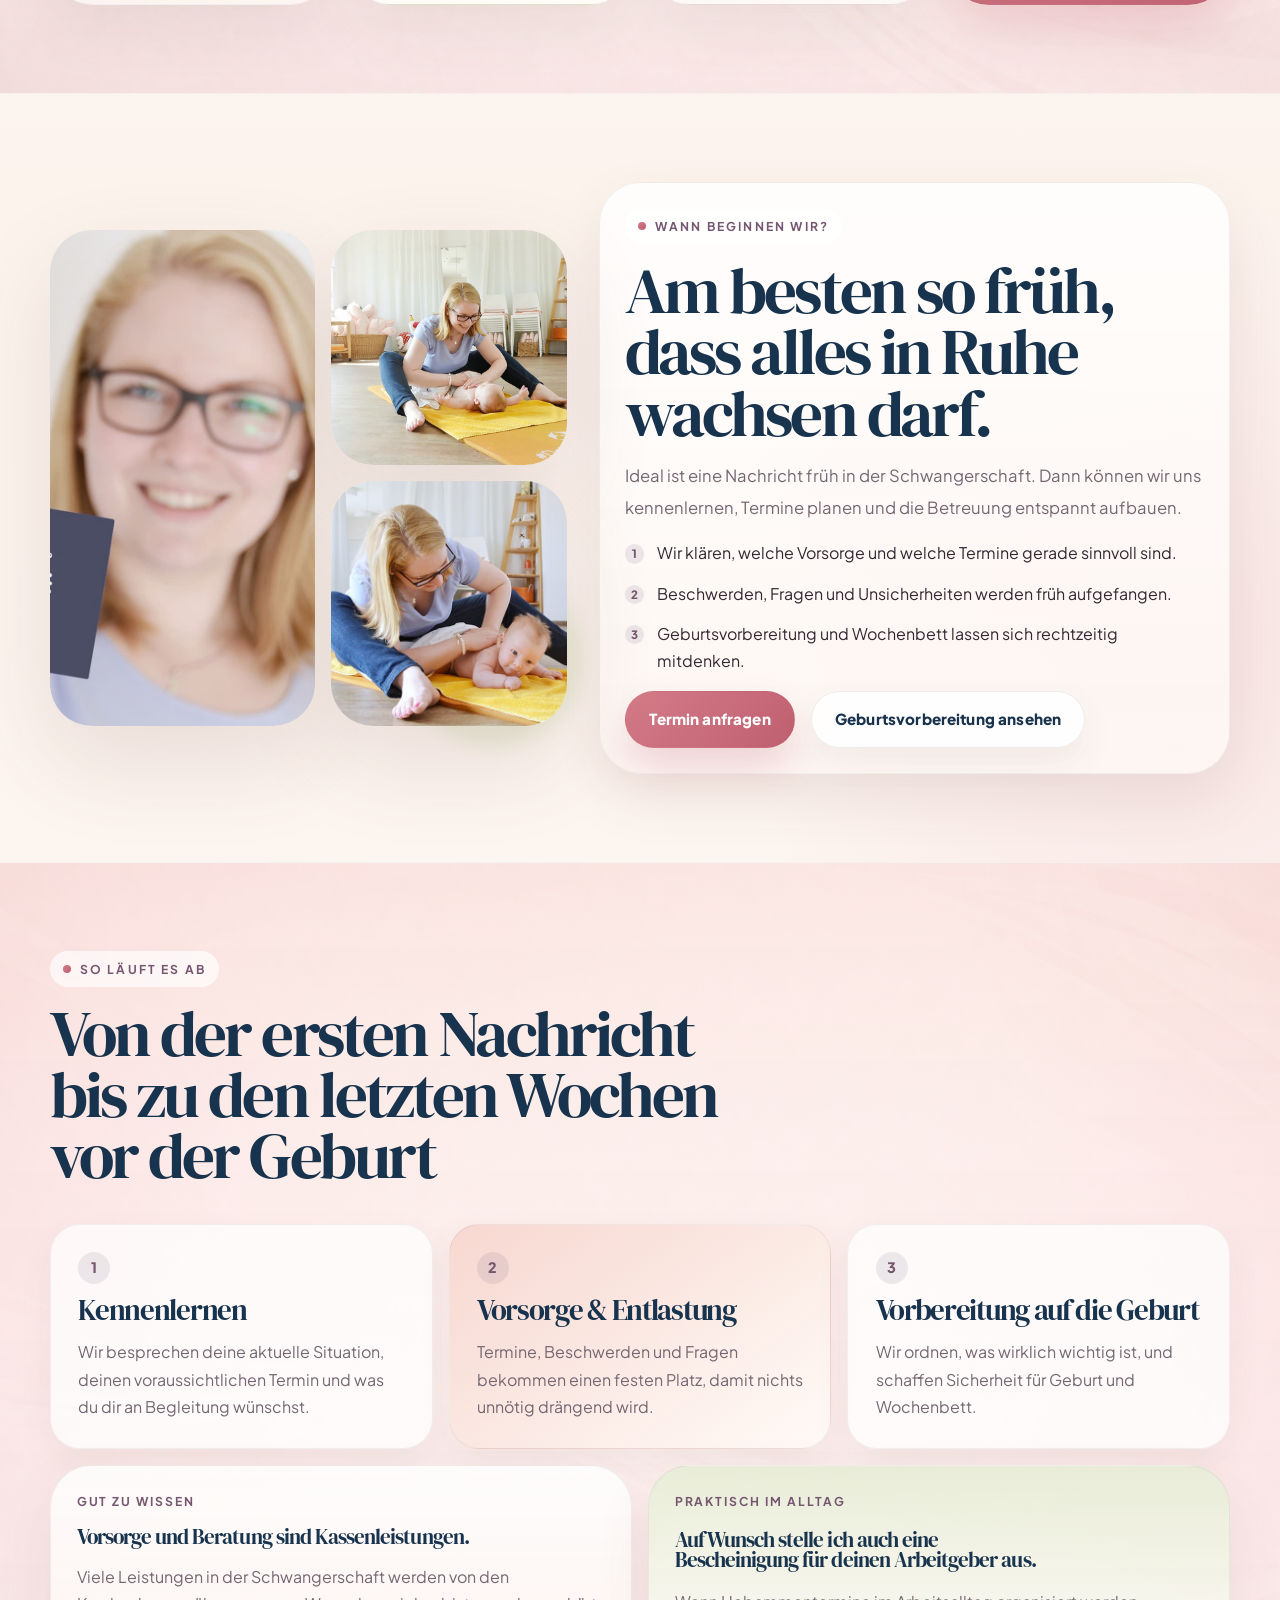
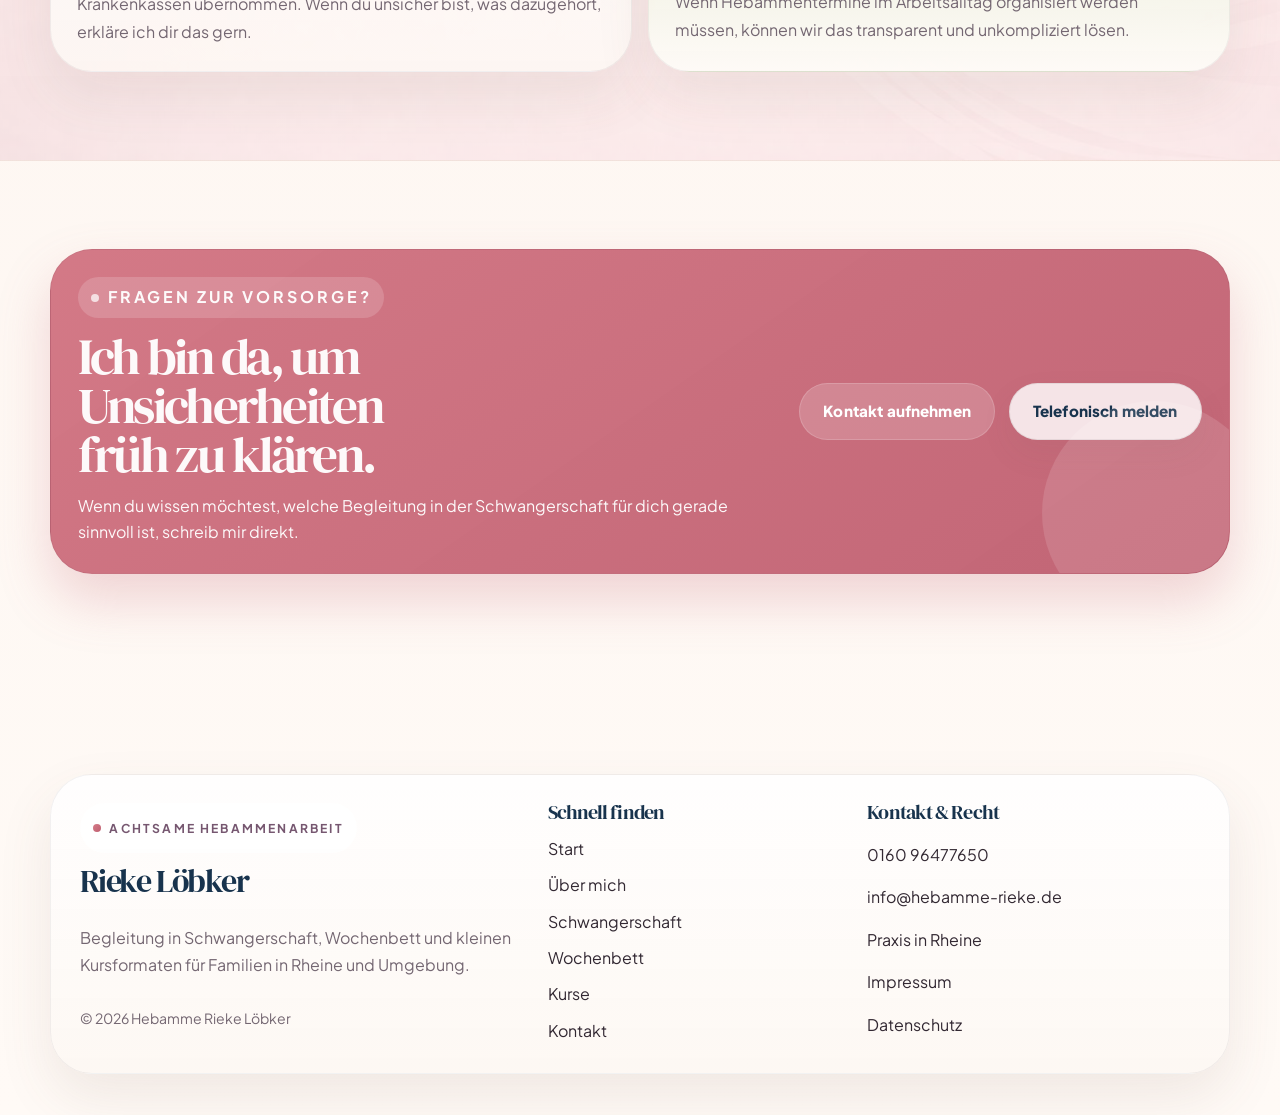
<file: schwangerschaftsbetreuung.html>
<!doctype html>
<html lang="de">
 <head>
  <meta charset="utf-8">
  <meta name="viewport" content="width=device-width, initial-scale=1">
  <base href="./">
  <title>Schwangerschaft | Hebamme Rieke L&ouml;bker</title>
  <meta name="description" content="Hebammenbegleitung in der Schwangerschaft in Rheine: Vorsorge, Hilfe bei Beschwerden, Akupunktur, K-Taping und Geburtsvorbereitung.">
  <meta name="theme-color" content="#f7dfd8">
  <link rel="icon" href="assets/img/favicon.png">
  <link rel="stylesheet" href="assets/css/styles.css?v=48">
 </head>
 <body class="site-shell" data-page="pregnancy">
  <a class="skip-link" href="#content">Zum Inhalt springen</a>
  <div id="site-header"></div>

  <main id="content" class="page">
   <section class="page-hero">
    <div class="container page-hero__grid">
     <div class="page-hero__copy" data-reveal>
      <p class="eyebrow">Vorsorge &amp; Begleitung</p>
      <h1>Vertrauen in der Schwangerschaft.</h1>
      <p class="lede">Sicherheit, Ruhe und klare Begleitung f&uuml;r deine Schwangerschaft.</p>
      <div class="meta-pills">
       <span class="badge">Vorsorge</span>
       <span class="badge">Beratung</span>
       <span class="badge">Akupunktur</span>
       <span class="badge">K-Taping</span>
      </div>
     </div>
     <div class="page-hero__visual" data-reveal>
      <div class="page-hero__frame">
       <img src="assets/img/source/Rieke-Hebamme_Geburtsvorbereitungskurs_1920x1080_1.jpg" alt="Schwangere Frauen in einem ruhigen Geburtsvorbereitungskurs">
      </div>
      <div class="page-hero__note">Vertrauen schafft Ruhe.</div>
     </div>
    </div>
   </section>

   <section class="section section--soft">
    <div class="container">
     <div class="section-heading" data-reveal>
      <p class="eyebrow">Meine Leistungen</p>
      <h2>Begleitung, die sich an deinen Bedarf anpasst</h2>
      <p class="lede">Die Inhalte bleiben fachlich klar, der Ton bleibt ruhig. So entsteht eine Betreuung, die informiert, ohne dich zu &uuml;berfordern.</p>
     </div>
     <div class="card-grid card-grid--4">
      <article class="info-card" data-reveal>
       <p class="service-card__meta">Vorsorge</p>
       <h3>Schwangerenvorsorge</h3>
       <p>Regelm&auml;&szlig;ige Untersuchungen nach Mutterschaftsrichtlinie, inklusive Tastbefund, Blutdruckmessung, Urinkontrolle und Herztonkontrolle.</p>
      </article>
      <article class="info-card info-card--sage" data-reveal>
       <p class="service-card__meta">Entlastung</p>
       <h3>Hilfe bei Beschwerden</h3>
       <p>Unterst&uuml;tzung bei &Uuml;belkeit, Sodbrennen, R&uuml;ckenschmerzen oder den Fragen, die mit einer neuen Lebensphase aufkommen.</p>
      </article>
      <article class="info-card info-card--blush" data-reveal>
       <p class="service-card__meta">Erg&auml;nzend</p>
       <h3>Akupunktur &amp; K-Taping</h3>
       <p>Sinnvolle Zusatzangebote, wenn du Beschwerden lindern oder deinen K&ouml;rper in der Schwangerschaft gezielt unterst&uuml;tzen m&ouml;chtest.</p>
      </article>
      <article class="info-card info-card--accent" data-reveal>
       <p class="service-card__meta">Vorbereitung</p>
       <h3>Geburtsvorbereitung</h3>
       <p>Klar strukturierte Inhalte rund um Geburt, Klinik, Wochenbett und die erste Zeit mit Baby, gern auch mit Partnerabenden.</p>
      </article>
     </div>
    </div>
   </section>

   <section class="section">
    <div class="container split-feature">
     <div class="visual-stack" data-reveal>
      <img class="visual-stack__main" src="assets/img/contact-room.jpg" alt="Ruhiger Praxisraum in warmen Farben">
      <img class="visual-stack__small" src="assets/img/source/Rieke_Petersen_Hebamme_Rheine_Kursview_3.jpg" alt="Heller Kursraum mit ruhiger Atmosph&auml;re">
      <img class="visual-stack__small" src="assets/img/source/Rieke_Petersen_Hebamme_500x500_Willkommen_6.jpg" alt="Rieke L&ouml;bker in entspannter Portraitsituation">
     </div>
     <article class="story-card" data-reveal>
      <p class="eyebrow">Wann beginnen wir?</p>
      <h2>Am besten so fr&uuml;h, dass alles in Ruhe wachsen darf.</h2>
      <p class="lede">Ideal ist eine Nachricht fr&uuml;h in der Schwangerschaft. Dann k&ouml;nnen wir uns kennenlernen, Termine planen und die Betreuung entspannt aufbauen.</p>
      <ol class="number-list">
       <li>Wir kl&auml;ren, welche Vorsorge und welche Termine gerade sinnvoll sind.</li>
       <li>Beschwerden, Fragen und Unsicherheiten werden fr&uuml;h aufgefangen.</li>
       <li>Geburtsvorbereitung und Wochenbett lassen sich rechtzeitig mitdenken.</li>
      </ol>
      <div class="hero__actions">
       <a class="button" href="kontakt.html#kontaktformular">Termin anfragen</a>
       <a class="button button--ghost" href="kurse/geburtsvorbereitungskurs.html">Geburtsvorbereitung ansehen</a>
      </div>
     </article>
    </div>
   </section>

   <section class="section section--warm">
    <div class="container">
     <div class="section-heading" data-reveal>
      <p class="eyebrow">So l&auml;uft es ab</p>
      <h2>Von der ersten Nachricht bis zu den letzten Wochen vor der Geburt</h2>
     </div>
     <div class="process-grid">
      <article class="process-card" data-reveal>
       <span class="process-card__step">1</span>
       <h3>Kennenlernen</h3>
       <p>Wir besprechen deine aktuelle Situation, deinen voraussichtlichen Termin und was du dir an Begleitung w&uuml;nschst.</p>
      </article>
      <article class="process-card" data-reveal>
       <span class="process-card__step">2</span>
       <h3>Vorsorge &amp; Entlastung</h3>
       <p>Termine, Beschwerden und Fragen bekommen einen festen Platz, damit nichts unn&ouml;tig dr&auml;ngend wird.</p>
      </article>
      <article class="process-card" data-reveal>
       <span class="process-card__step">3</span>
       <h3>Vorbereitung auf die Geburt</h3>
       <p>Wir ordnen, was wirklich wichtig ist, und schaffen Sicherheit f&uuml;r Geburt und Wochenbett.</p>
      </article>
     </div>
     <div class="card-grid card-grid--2" style="margin-top:1rem;">
      <article class="info-card" data-reveal>
       <p class="service-card__meta">Gut zu wissen</p>
       <h3>Vorsorge und Beratung sind Kassenleistungen.</h3>
       <p>Viele Leistungen in der Schwangerschaft werden von den Krankenkassen &uuml;bernommen. Wenn du unsicher bist, was dazugeh&ouml;rt, erkl&auml;re ich dir das gern.</p>
      </article>
      <article class="info-card info-card--sage" data-reveal>
       <p class="service-card__meta">Praktisch im Alltag</p>
       <h3>Auf Wunsch stelle ich auch eine Bescheinigung f&uuml;r deinen Arbeitgeber aus.</h3>
       <p>Wenn Hebammentermine im Arbeitsalltag organisiert werden m&uuml;ssen, k&ouml;nnen wir das transparent und unkompliziert l&ouml;sen.</p>
      </article>
     </div>
    </div>
   </section>

   <section class="section">
    <div class="container cta-panel cta-panel--dark" data-reveal>
     <div class="cta-panel__inner">
      <div>
       <p class="eyebrow eyebrow--light">Fragen zur Vorsorge?</p>
       <h2>Ich bin da, um Unsicherheiten fr&uuml;h zu kl&auml;ren.</h2>
       <p>Wenn du wissen m&ouml;chtest, welche Begleitung in der Schwangerschaft f&uuml;r dich gerade sinnvoll ist, schreib mir direkt.</p>
      </div>
      <div class="cta-panel__actions">
       <a class="button button--light" href="kontakt.html#kontaktformular">Kontakt aufnehmen</a>
       <a class="button button--ghost" href="tel:016096477650">Telefonisch melden</a>
      </div>
     </div>
    </div>
   </section>
  </main>

  <div id="site-footer"></div>
  <a id="mobile-cta" class="mobile-sticky-cta" href="kontakt.html#kontaktformular"></a>
  <script src="assets/js/main.js?v=32" defer></script>
 </body>
</html>
</file>
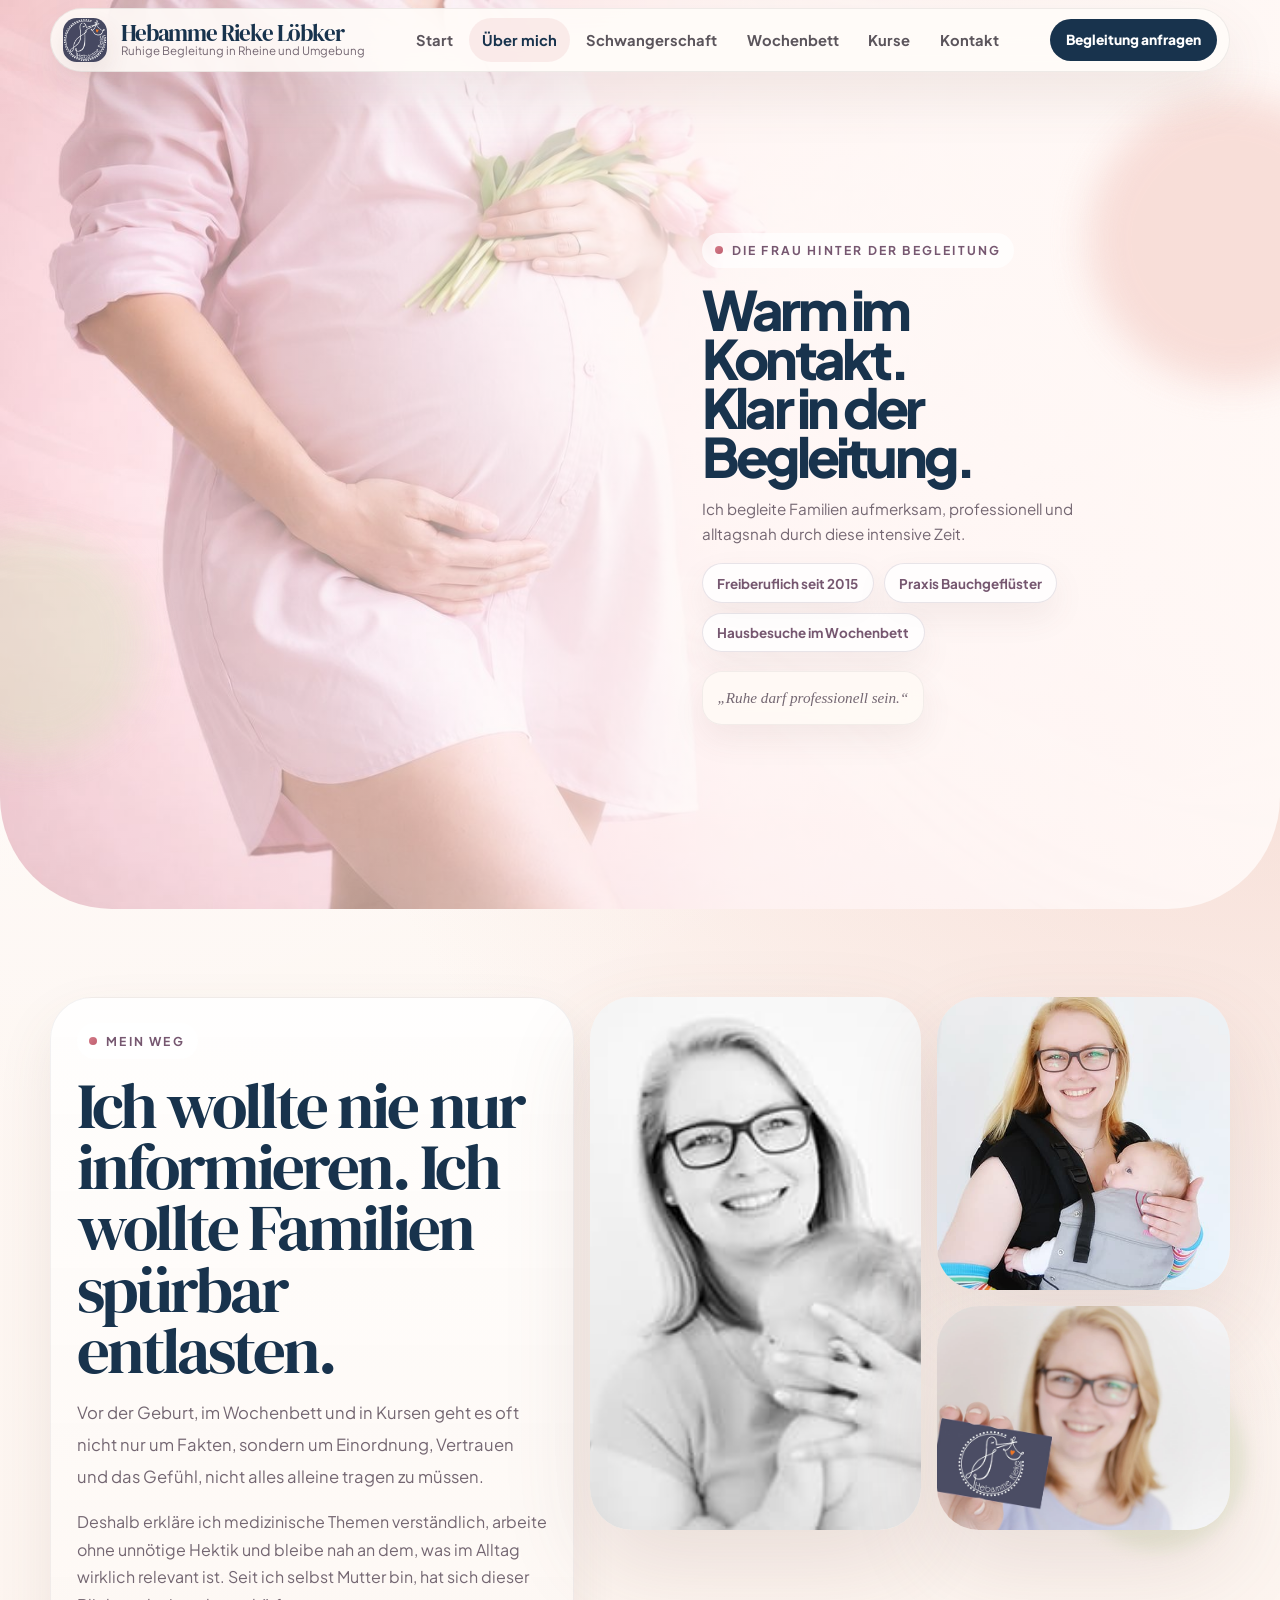
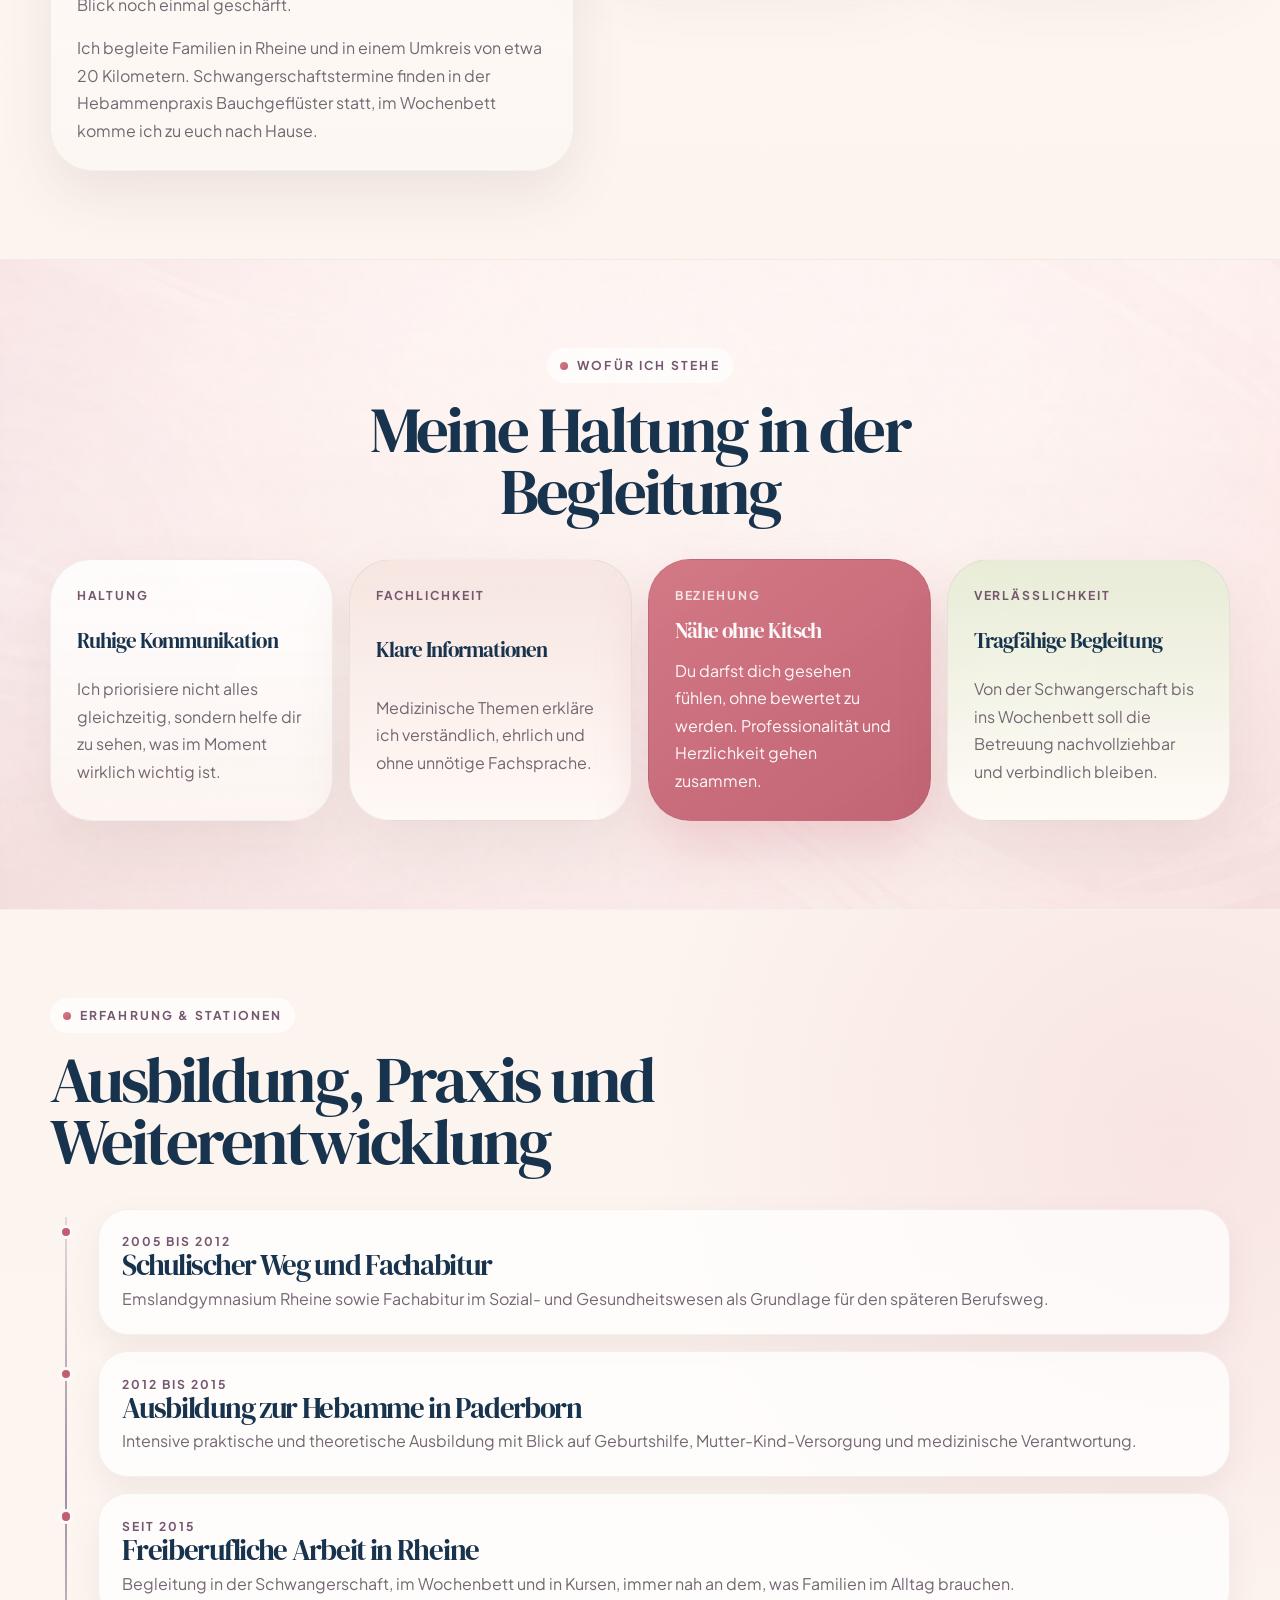
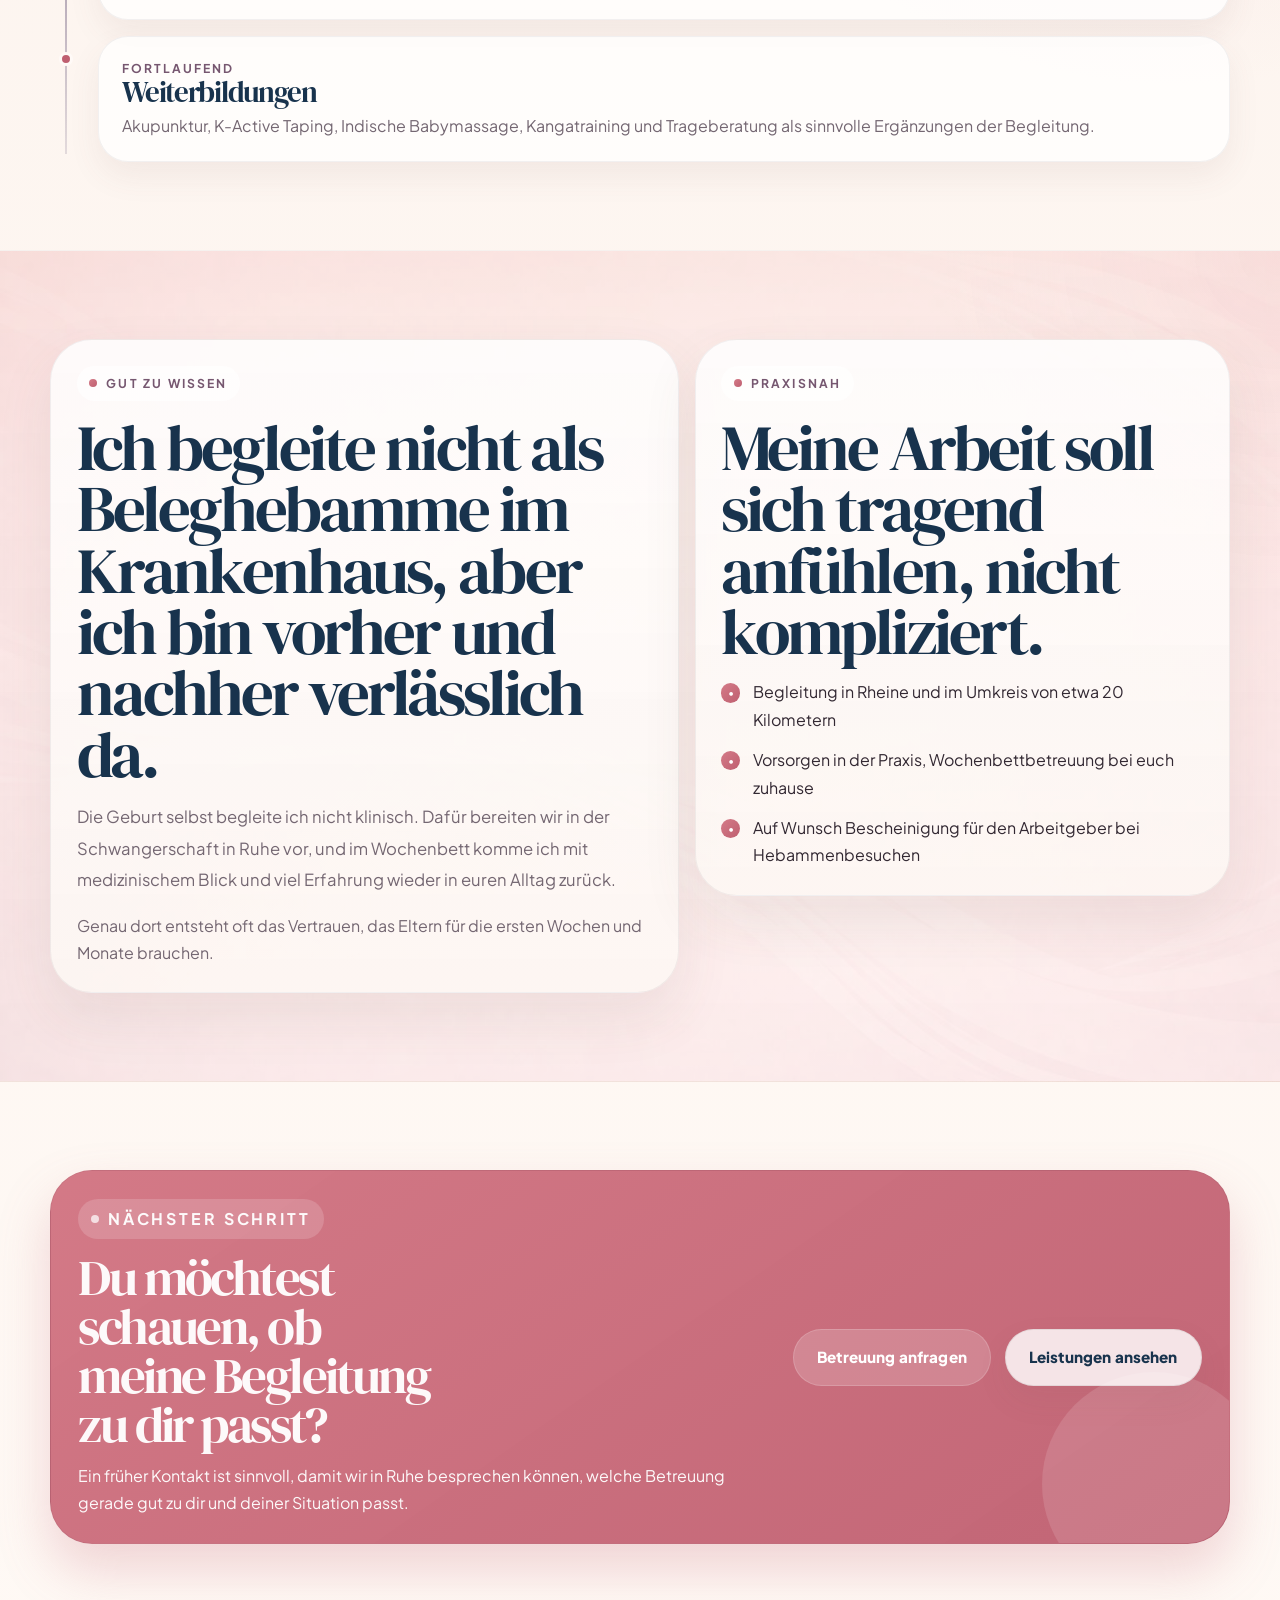
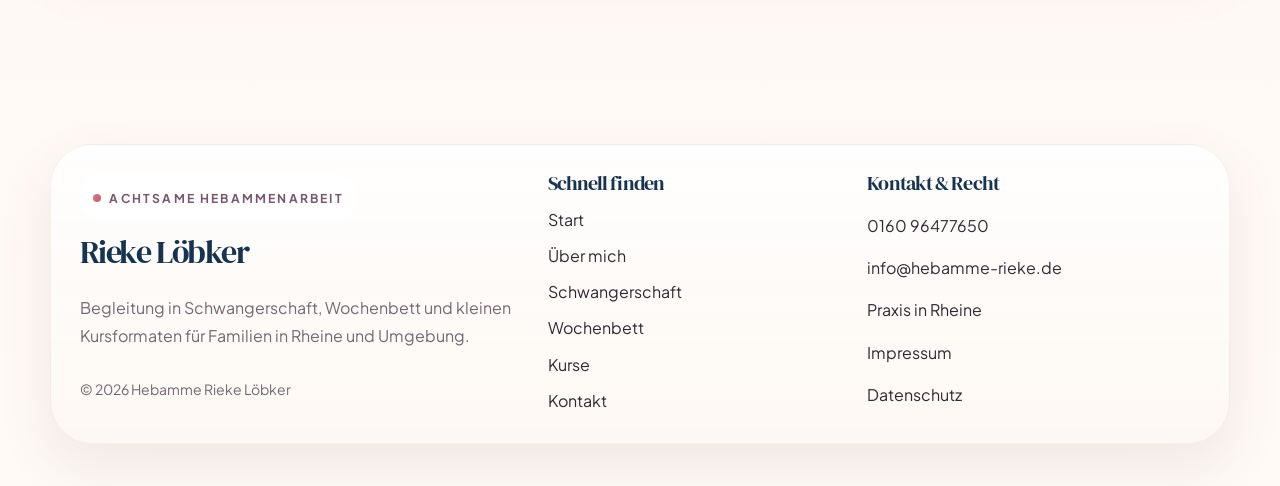
<file: ueber.html>
<!doctype html>
<html lang="de">
 <head>
  <meta charset="utf-8">
  <meta name="viewport" content="width=device-width, initial-scale=1">
  <base href="./">
  <title>&Uuml;ber mich | Hebamme Rieke L&ouml;bker</title>
  <meta name="description" content="Lerne Rieke L&ouml;bker kennen: freiberufliche Hebamme in Rheine mit ruhiger, klarer und pers&ouml;nlicher Arbeitsweise.">
  <meta name="theme-color" content="#f7dfd8">
  <link rel="icon" href="assets/img/favicon.png">
  <link rel="stylesheet" href="assets/css/styles.css?v=48">
 </head>
 <body class="site-shell" data-page="about">
  <a class="skip-link" href="#content">Zum Inhalt springen</a>
  <div id="site-header"></div>

  <main id="content" class="page">
   <section class="page-hero">
    <div class="container page-hero__grid">
     <div class="page-hero__copy" data-reveal>
      <p class="eyebrow">Die Frau hinter der Begleitung</p>
      <h1>Warm im Kontakt. Klar in der Begleitung.</h1>
      <p class="lede">Ich begleite Familien aufmerksam, professionell und alltagsnah durch diese intensive Zeit.</p>
      <div class="meta-pills">
       <span class="badge">Freiberuflich seit 2015</span>
       <span class="badge">Praxis Bauchgefl&uuml;ster</span>
       <span class="badge">Hausbesuche im Wochenbett</span>
      </div>
     </div>
     <div class="page-hero__visual" data-reveal>
      <div class="page-hero__frame">
       <img src="assets/img/about-rieke.jpg" alt="Rieke L&ouml;bker im hellen Praxisraum">
      </div>
      <div class="page-hero__note">&bdquo;Ruhe darf professionell sein.&ldquo;</div>
     </div>
    </div>
   </section>

   <section class="section">
    <div class="container editorial-grid">
     <article class="story-card" data-reveal>
      <p class="eyebrow">Mein Weg</p>
      <h2>Ich wollte nie nur informieren. Ich wollte Familien sp&uuml;rbar entlasten.</h2>
      <p class="lede">Vor der Geburt, im Wochenbett und in Kursen geht es oft nicht nur um Fakten, sondern um Einordnung, Vertrauen und das Gef&uuml;hl, nicht alles alleine tragen zu m&uuml;ssen.</p>
      <p>Deshalb erkl&auml;re ich medizinische Themen verst&auml;ndlich, arbeite ohne unn&ouml;tige Hektik und bleibe nah an dem, was im Alltag wirklich relevant ist. Seit ich selbst Mutter bin, hat sich dieser Blick noch einmal gesch&auml;rft.</p>
      <p>Ich begleite Familien in Rheine und in einem Umkreis von etwa 20 Kilometern. Schwangerschaftstermine finden in der Hebammenpraxis Bauchgefl&uuml;ster statt, im Wochenbett komme ich zu euch nach Hause.</p>
     </article>
     <div class="visual-stack" data-reveal>
      <img class="visual-stack__main" src="assets/img/about-circle.jpg" alt="Rieke mit Baby in ruhiger Portraitsituation">
      <img class="visual-stack__small" src="assets/img/about-baby.jpg" alt="Baby in warmer Nahaufnahme">
      <img class="visual-stack__small" src="assets/img/contact-room.jpg" alt="Ruhiger Praxisraum mit hellem Licht">
     </div>
    </div>
   </section>

   <section class="section section--soft">
    <div class="container">
     <div class="section-heading section-heading--center" data-reveal>
      <p class="eyebrow">Wof&uuml;r ich stehe</p>
      <h2>Meine Haltung in der Begleitung</h2>
     </div>
     <div class="card-grid card-grid--4">
      <article class="info-card" data-reveal>
       <p class="service-card__meta">Haltung</p>
       <h3>Ruhige Kommunikation</h3>
       <p>Ich priorisiere nicht alles gleichzeitig, sondern helfe dir zu sehen, was im Moment wirklich wichtig ist.</p>
      </article>
      <article class="info-card info-card--blush" data-reveal>
       <p class="service-card__meta">Fachlichkeit</p>
       <h3>Klare Informationen</h3>
       <p>Medizinische Themen erkl&auml;re ich verst&auml;ndlich, ehrlich und ohne unn&ouml;tige Fachsprache.</p>
      </article>
      <article class="info-card info-card--accent" data-reveal>
       <p class="service-card__meta">Beziehung</p>
       <h3>N&auml;he ohne Kitsch</h3>
       <p>Du darfst dich gesehen f&uuml;hlen, ohne bewertet zu werden. Professionalit&auml;t und Herzlichkeit gehen zusammen.</p>
      </article>
      <article class="info-card info-card--sage" data-reveal>
       <p class="service-card__meta">Verl&auml;sslichkeit</p>
       <h3>Tragf&auml;hige Begleitung</h3>
       <p>Von der Schwangerschaft bis ins Wochenbett soll die Betreuung nachvollziehbar und verbindlich bleiben.</p>
      </article>
     </div>
    </div>
   </section>

   <section class="section">
    <div class="container">
     <div class="section-heading" data-reveal>
      <p class="eyebrow">Erfahrung &amp; Stationen</p>
      <h2>Ausbildung, Praxis und Weiterentwicklung</h2>
     </div>
     <div class="timeline">
      <article class="timeline__item" data-reveal>
       <div class="timeline__content">
        <div class="timeline__meta">2005 bis 2012</div>
        <h3>Schulischer Weg und Fachabitur</h3>
        <p>Emslandgymnasium Rheine sowie Fachabitur im Sozial- und Gesundheitswesen als Grundlage f&uuml;r den sp&auml;teren Berufsweg.</p>
       </div>
      </article>
      <article class="timeline__item" data-reveal>
       <div class="timeline__content">
        <div class="timeline__meta">2012 bis 2015</div>
        <h3>Ausbildung zur Hebamme in Paderborn</h3>
        <p>Intensive praktische und theoretische Ausbildung mit Blick auf Geburtshilfe, Mutter-Kind-Versorgung und medizinische Verantwortung.</p>
       </div>
      </article>
      <article class="timeline__item" data-reveal>
       <div class="timeline__content">
        <div class="timeline__meta">Seit 2015</div>
        <h3>Freiberufliche Arbeit in Rheine</h3>
        <p>Begleitung in der Schwangerschaft, im Wochenbett und in Kursen, immer nah an dem, was Familien im Alltag brauchen.</p>
       </div>
      </article>
      <article class="timeline__item" data-reveal>
       <div class="timeline__content">
        <div class="timeline__meta">Fortlaufend</div>
        <h3>Weiterbildungen</h3>
        <p>Akupunktur, K-Active Taping, Indische Babymassage, Kangatraining und Trageberatung als sinnvolle Erg&auml;nzungen der Begleitung.</p>
       </div>
      </article>
     </div>
    </div>
   </section>

   <section class="section section--warm">
    <div class="container story-grid">
     <article class="story-card" data-reveal>
      <p class="eyebrow">Gut zu wissen</p>
      <h2>Ich begleite nicht als Beleghebamme im Krankenhaus, aber ich bin vorher und nachher verl&auml;sslich da.</h2>
      <p class="lede">Die Geburt selbst begleite ich nicht klinisch. Daf&uuml;r bereiten wir in der Schwangerschaft in Ruhe vor, und im Wochenbett komme ich mit medizinischem Blick und viel Erfahrung wieder in euren Alltag zur&uuml;ck.</p>
      <p>Genau dort entsteht oft das Vertrauen, das Eltern f&uuml;r die ersten Wochen und Monate brauchen.</p>
     </article>
     <article class="story-card" data-reveal>
      <p class="eyebrow">Praxisnah</p>
      <h2>Meine Arbeit soll sich tragend anf&uuml;hlen, nicht kompliziert.</h2>
      <ul class="check-list">
       <li>Begleitung in Rheine und im Umkreis von etwa 20 Kilometern</li>
       <li>Vorsorgen in der Praxis, Wochenbettbetreuung bei euch zuhause</li>
       <li>Auf Wunsch Bescheinigung f&uuml;r den Arbeitgeber bei Hebammenbesuchen</li>
      </ul>
     </article>
    </div>
   </section>

   <section class="section">
    <div class="container cta-panel cta-panel--dark" data-reveal>
     <div class="cta-panel__inner">
      <div>
       <p class="eyebrow eyebrow--light">N&auml;chster Schritt</p>
       <h2>Du m&ouml;chtest schauen, ob meine Begleitung zu dir passt?</h2>
       <p>Ein fr&uuml;her Kontakt ist sinnvoll, damit wir in Ruhe besprechen k&ouml;nnen, welche Betreuung gerade gut zu dir und deiner Situation passt.</p>
      </div>
      <div class="cta-panel__actions">
       <a class="button button--light" href="kontakt.html#kontaktformular">Betreuung anfragen</a>
       <a class="button button--ghost" href="schwangerschaftsbetreuung.html">Leistungen ansehen</a>
      </div>
     </div>
    </div>
   </section>
  </main>

  <div id="site-footer"></div>
  <a id="mobile-cta" class="mobile-sticky-cta" href="kontakt.html#kontaktformular"></a>
  <script src="assets/js/main.js?v=32" defer></script>
 </body>
</html>
</file>
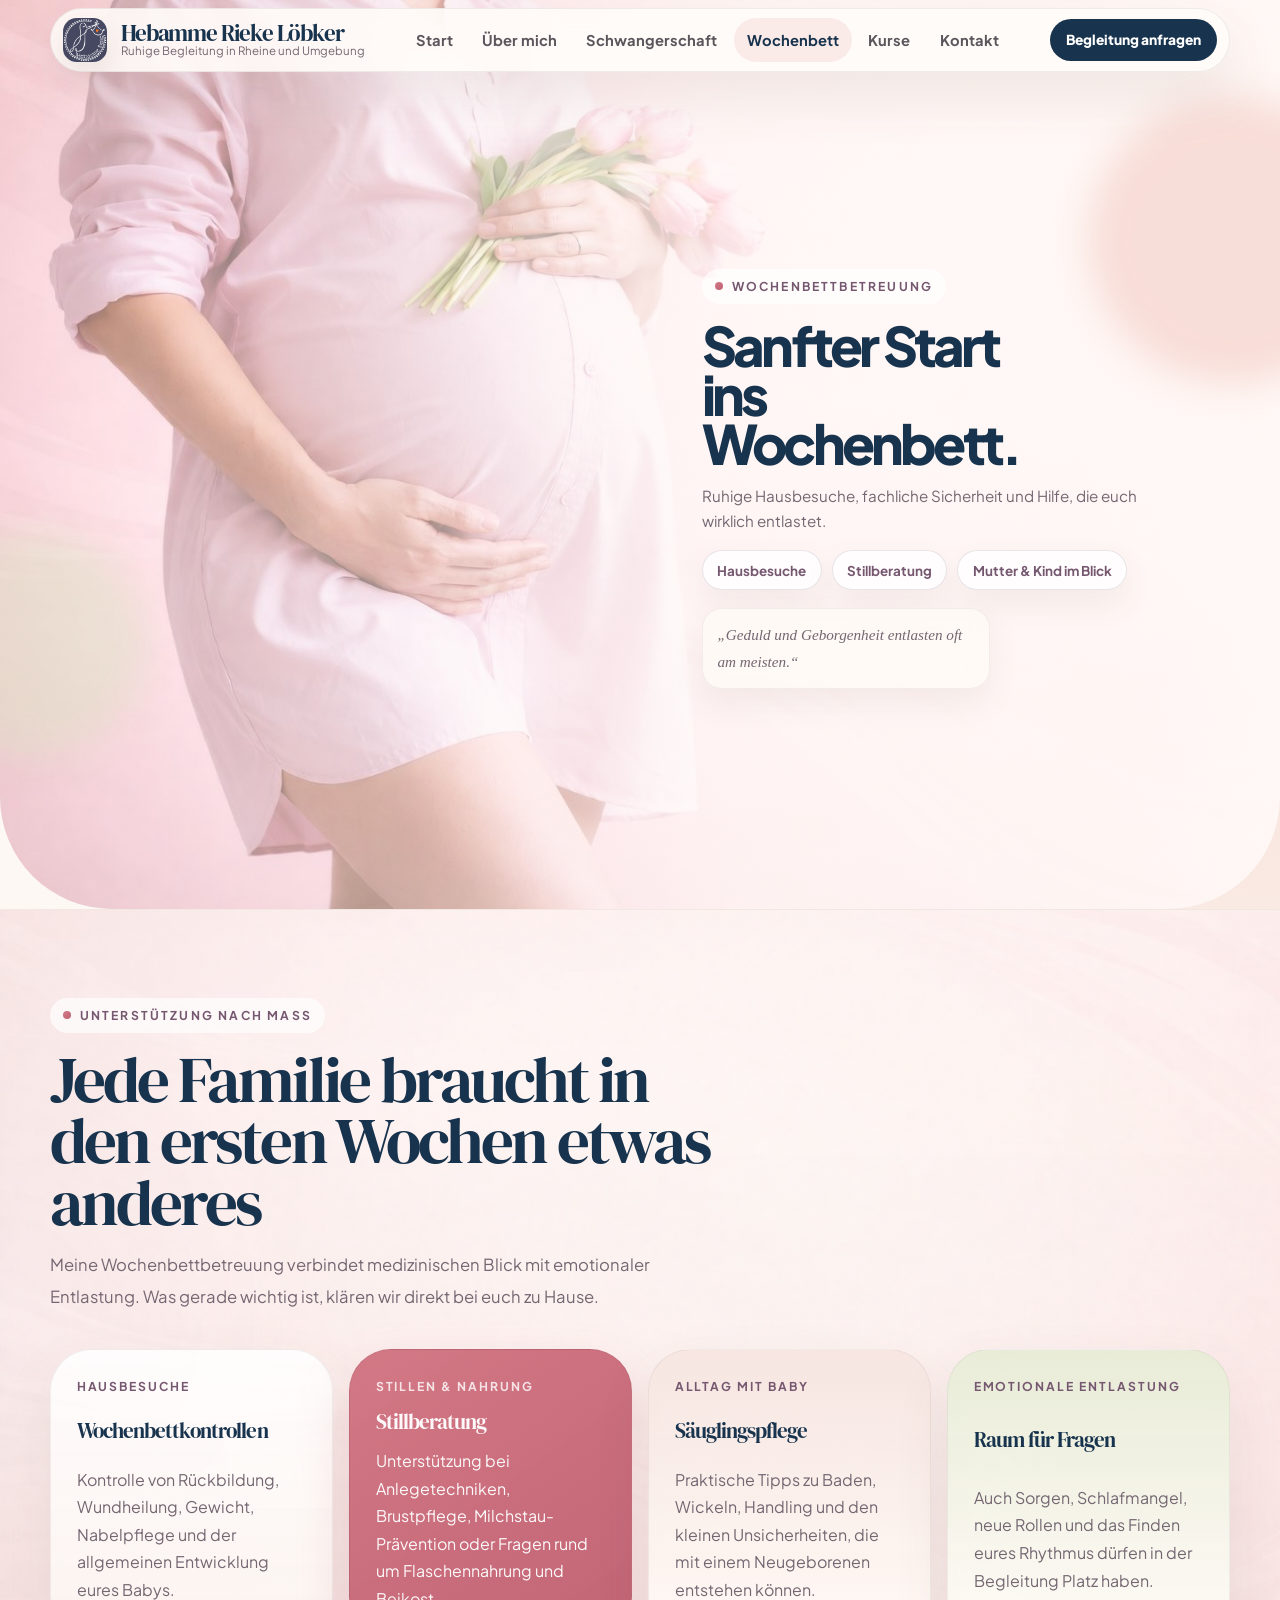
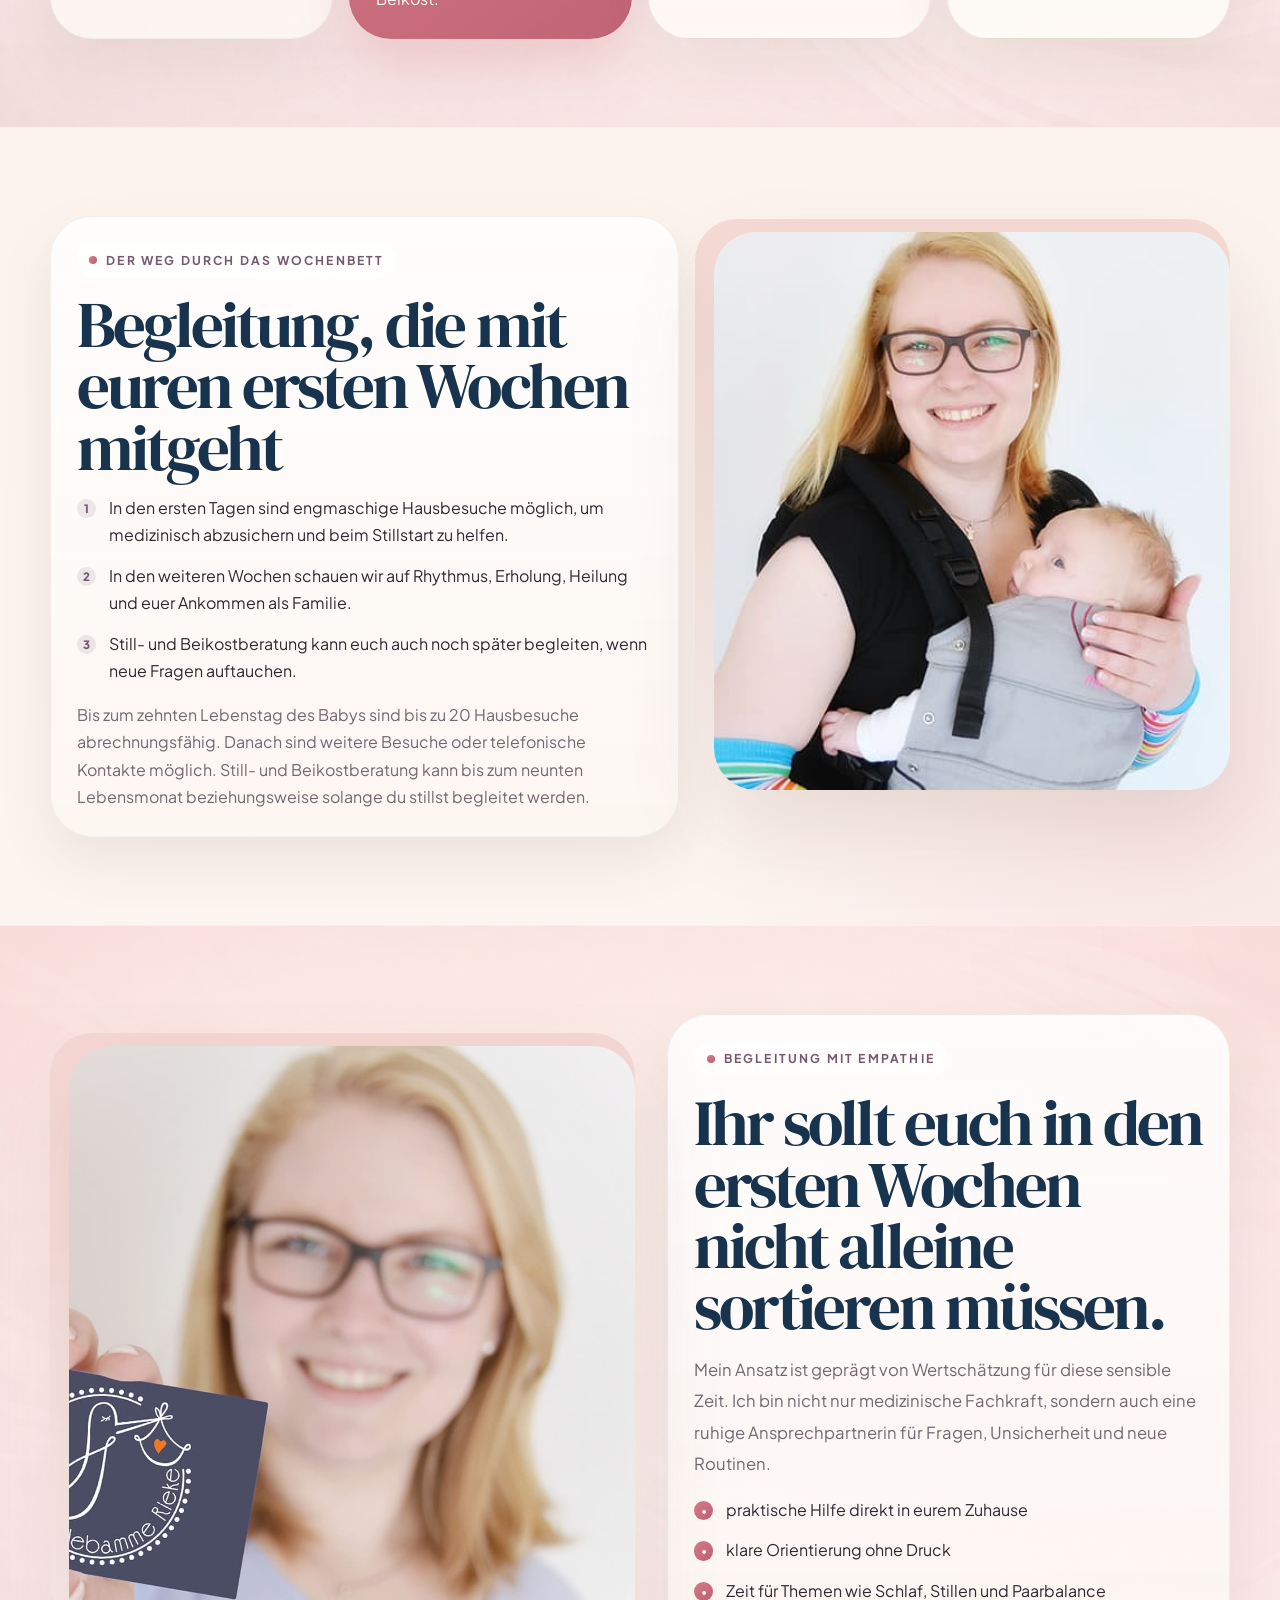
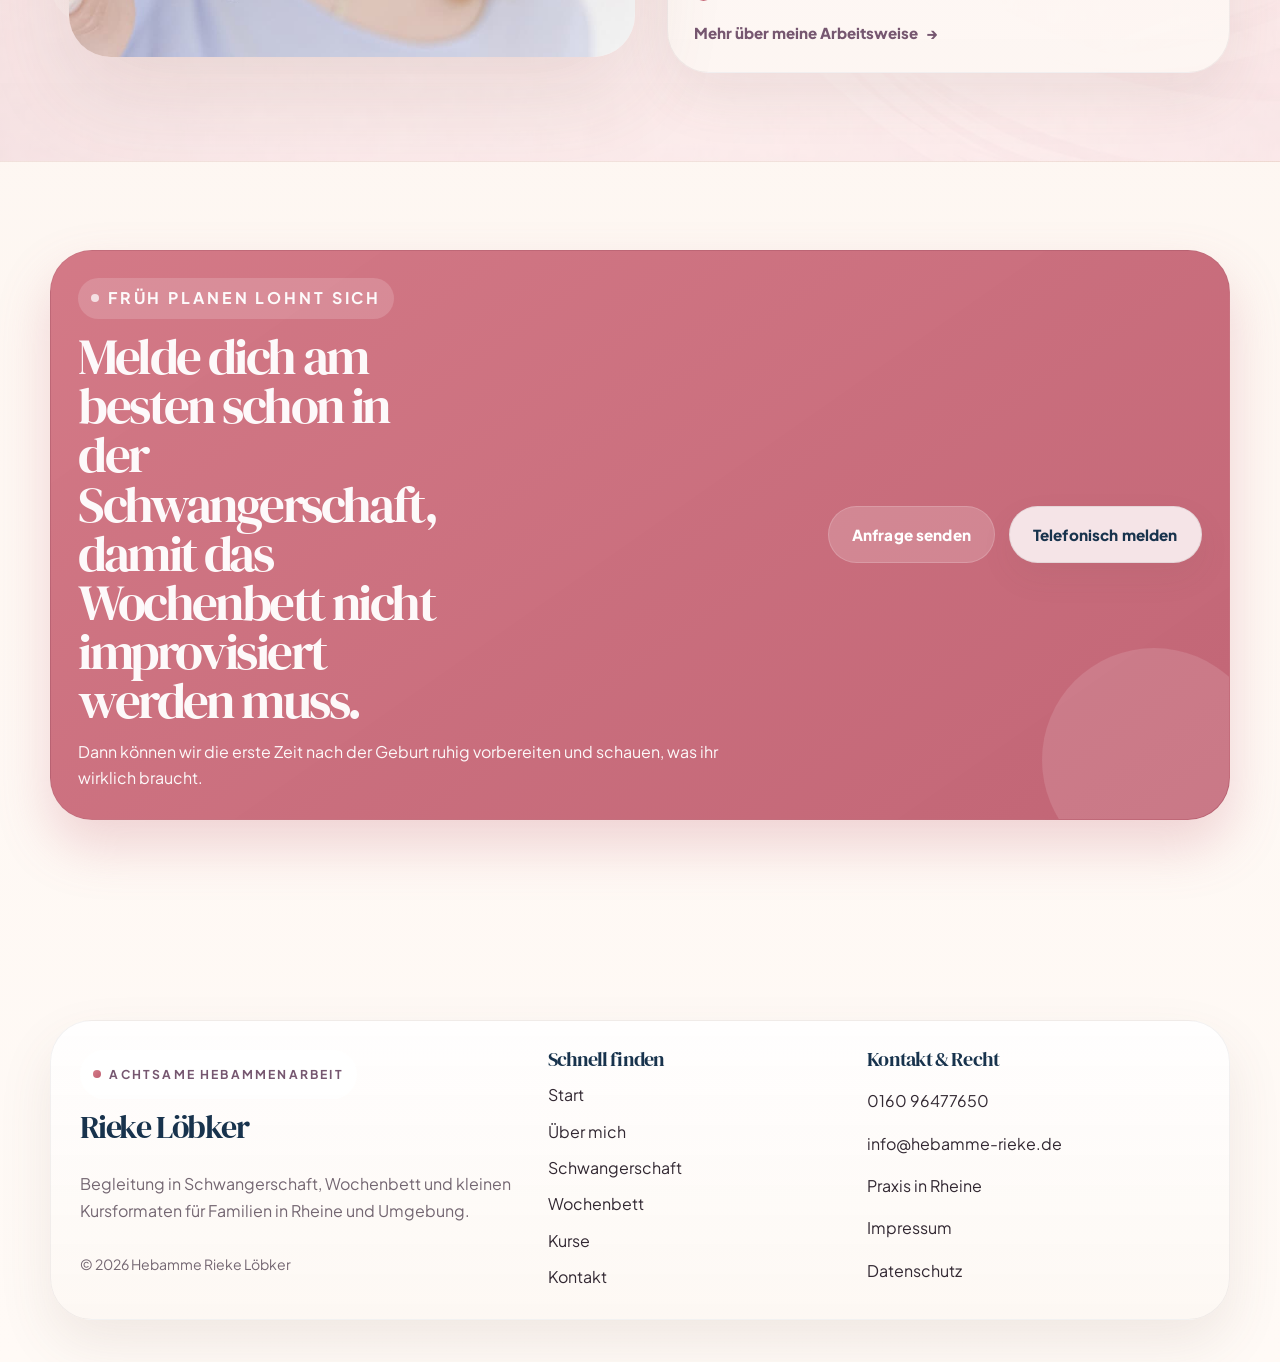
<file: wochenbett.html>
<!doctype html>
<html lang="de">
 <head>
  <meta charset="utf-8">
  <meta name="viewport" content="width=device-width, initial-scale=1">
  <base href="./">
  <title>Wochenbett | Hebamme Rieke L&ouml;bker</title>
  <meta name="description" content="Hebammenhilfe im Wochenbett in Rheine: Hausbesuche, Stillberatung, S&auml;uglingspflege und alltagsnahe Entlastung f&uuml;r eure erste Zeit mit Baby.">
  <meta name="theme-color" content="#f7dfd8">
  <link rel="icon" href="assets/img/favicon.png">
  <link rel="stylesheet" href="assets/css/styles.css?v=48">
 </head>
 <body class="site-shell" data-page="postpartum">
  <a class="skip-link" href="#content">Zum Inhalt springen</a>
  <div id="site-header"></div>

  <main id="content" class="page">
   <section class="page-hero">
    <div class="container page-hero__grid">
     <div class="page-hero__copy" data-reveal>
      <p class="eyebrow">Wochenbettbetreuung</p>
      <h1>Sanfter Start ins Wochenbett.</h1>
      <p class="lede">Ruhige Hausbesuche, fachliche Sicherheit und Hilfe, die euch wirklich entlastet.</p>
      <div class="meta-pills">
       <span class="badge">Hausbesuche</span>
       <span class="badge">Stillberatung</span>
       <span class="badge">Mutter &amp; Kind im Blick</span>
      </div>
     </div>
     <div class="page-hero__visual" data-reveal>
      <div class="page-hero__frame">
       <img src="assets/img/weekly-care.jpg" alt="Mutter und Baby in ruhiger N&auml;he">
      </div>
      <div class="page-hero__note">&bdquo;Geduld und Geborgenheit entlasten oft am meisten.&ldquo;</div>
     </div>
    </div>
   </section>

   <section class="section section--soft">
    <div class="container">
     <div class="section-heading" data-reveal>
      <p class="eyebrow">Unterst&uuml;tzung nach Ma&szlig;</p>
      <h2>Jede Familie braucht in den ersten Wochen etwas anderes</h2>
      <p class="lede">Meine Wochenbettbetreuung verbindet medizinischen Blick mit emotionaler Entlastung. Was gerade wichtig ist, kl&auml;ren wir direkt bei euch zu Hause.</p>
     </div>
     <div class="card-grid card-grid--4">
      <article class="info-card" data-reveal>
       <p class="service-card__meta">Hausbesuche</p>
       <h3>Wochenbettkontrollen</h3>
       <p>Kontrolle von R&uuml;ckbildung, Wundheilung, Gewicht, Nabelpflege und der allgemeinen Entwicklung eures Babys.</p>
      </article>
      <article class="info-card info-card--accent" data-reveal>
       <p class="service-card__meta">Stillen &amp; Nahrung</p>
       <h3>Stillberatung</h3>
       <p>Unterst&uuml;tzung bei Anlegetechniken, Brustpflege, Milchstau-Pr&auml;vention oder Fragen rund um Flaschennahrung und Beikost.</p>
      </article>
      <article class="info-card info-card--blush" data-reveal>
       <p class="service-card__meta">Alltag mit Baby</p>
       <h3>S&auml;uglingspflege</h3>
       <p>Praktische Tipps zu Baden, Wickeln, Handling und den kleinen Unsicherheiten, die mit einem Neugeborenen entstehen k&ouml;nnen.</p>
      </article>
      <article class="info-card info-card--sage" data-reveal>
       <p class="service-card__meta">Emotionale Entlastung</p>
       <h3>Raum f&uuml;r Fragen</h3>
       <p>Auch Sorgen, Schlafmangel, neue Rollen und das Finden eures Rhythmus d&uuml;rfen in der Begleitung Platz haben.</p>
      </article>
     </div>
    </div>
   </section>

   <section class="section">
    <div class="container story-grid">
     <article class="story-card" data-reveal>
      <p class="eyebrow">Der Weg durch das Wochenbett</p>
      <h2>Begleitung, die mit euren ersten Wochen mitgeht</h2>
      <ol class="number-list">
       <li>In den ersten Tagen sind engmaschige Hausbesuche m&ouml;glich, um medizinisch abzusichern und beim Stillstart zu helfen.</li>
       <li>In den weiteren Wochen schauen wir auf Rhythmus, Erholung, Heilung und euer Ankommen als Familie.</li>
       <li>Still- und Beikostberatung kann euch auch noch sp&auml;ter begleiten, wenn neue Fragen auftauchen.</li>
      </ol>
      <p>Bis zum zehnten Lebenstag des Babys sind bis zu 20 Hausbesuche abrechnungsf&auml;hig. Danach sind weitere Besuche oder telefonische Kontakte m&ouml;glich. Still- und Beikostberatung kann bis zum neunten Lebensmonat beziehungsweise solange du stillst begleitet werden.</p>
     </article>
     <div class="story-media" data-reveal>
      <img src="assets/img/about-baby.jpg" alt="Detail eines liebevoll eingewickelten Babys">
     </div>
    </div>
   </section>

   <section class="section section--warm">
    <div class="container split-feature split-feature--reverse">
     <div class="story-media" data-reveal>
      <img src="assets/img/contact-room.jpg" alt="Ruhiger Raum mit warmen Materialien">
     </div>
     <article class="story-card" data-reveal>
      <p class="eyebrow">Begleitung mit Empathie</p>
      <h2>Ihr sollt euch in den ersten Wochen nicht alleine sortieren m&uuml;ssen.</h2>
      <p class="lede">Mein Ansatz ist gepr&auml;gt von Wertsch&auml;tzung f&uuml;r diese sensible Zeit. Ich bin nicht nur medizinische Fachkraft, sondern auch eine ruhige Ansprechpartnerin f&uuml;r Fragen, Unsicherheit und neue Routinen.</p>
      <ul class="check-list">
       <li>praktische Hilfe direkt in eurem Zuhause</li>
       <li>klare Orientierung ohne Druck</li>
       <li>Zeit f&uuml;r Themen wie Schlaf, Stillen und Paarbalance</li>
      </ul>
      <a class="text-link" href="ueber.html">Mehr &uuml;ber meine Arbeitsweise</a>
     </article>
    </div>
   </section>

   <section class="section">
    <div class="container cta-panel cta-panel--dark" data-reveal>
     <div class="cta-panel__inner">
      <div>
       <p class="eyebrow eyebrow--light">Fr&uuml;h planen lohnt sich</p>
       <h2>Melde dich am besten schon in der Schwangerschaft, damit das Wochenbett nicht improvisiert werden muss.</h2>
       <p>Dann k&ouml;nnen wir die erste Zeit nach der Geburt ruhig vorbereiten und schauen, was ihr wirklich braucht.</p>
      </div>
      <div class="cta-panel__actions">
       <a class="button button--light" href="kontakt.html#kontaktformular">Anfrage senden</a>
       <a class="button button--ghost" href="tel:016096477650">Telefonisch melden</a>
      </div>
     </div>
    </div>
   </section>
  </main>

  <div id="site-footer"></div>
  <a id="mobile-cta" class="mobile-sticky-cta" href="kontakt.html#kontaktformular"></a>
  <script src="assets/js/main.js?v=32" defer></script>
 </body>
</html>
</file>
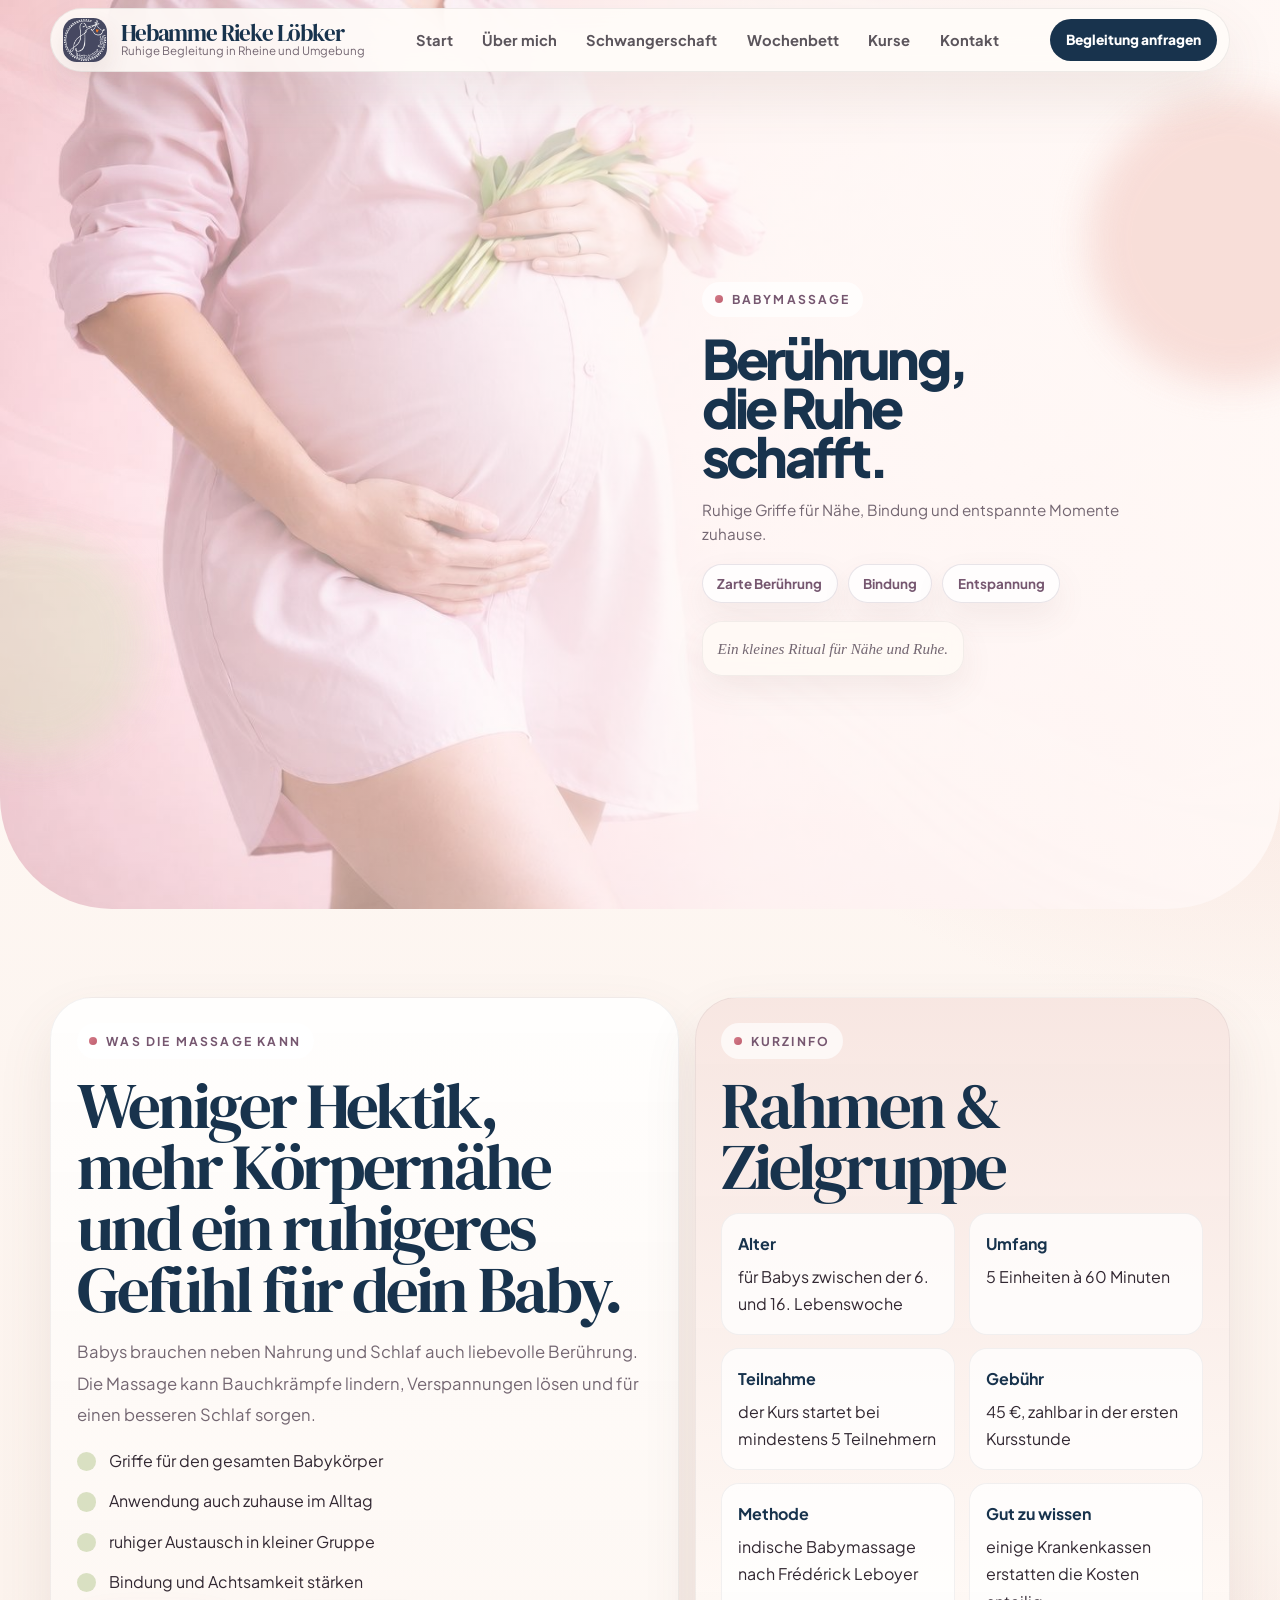
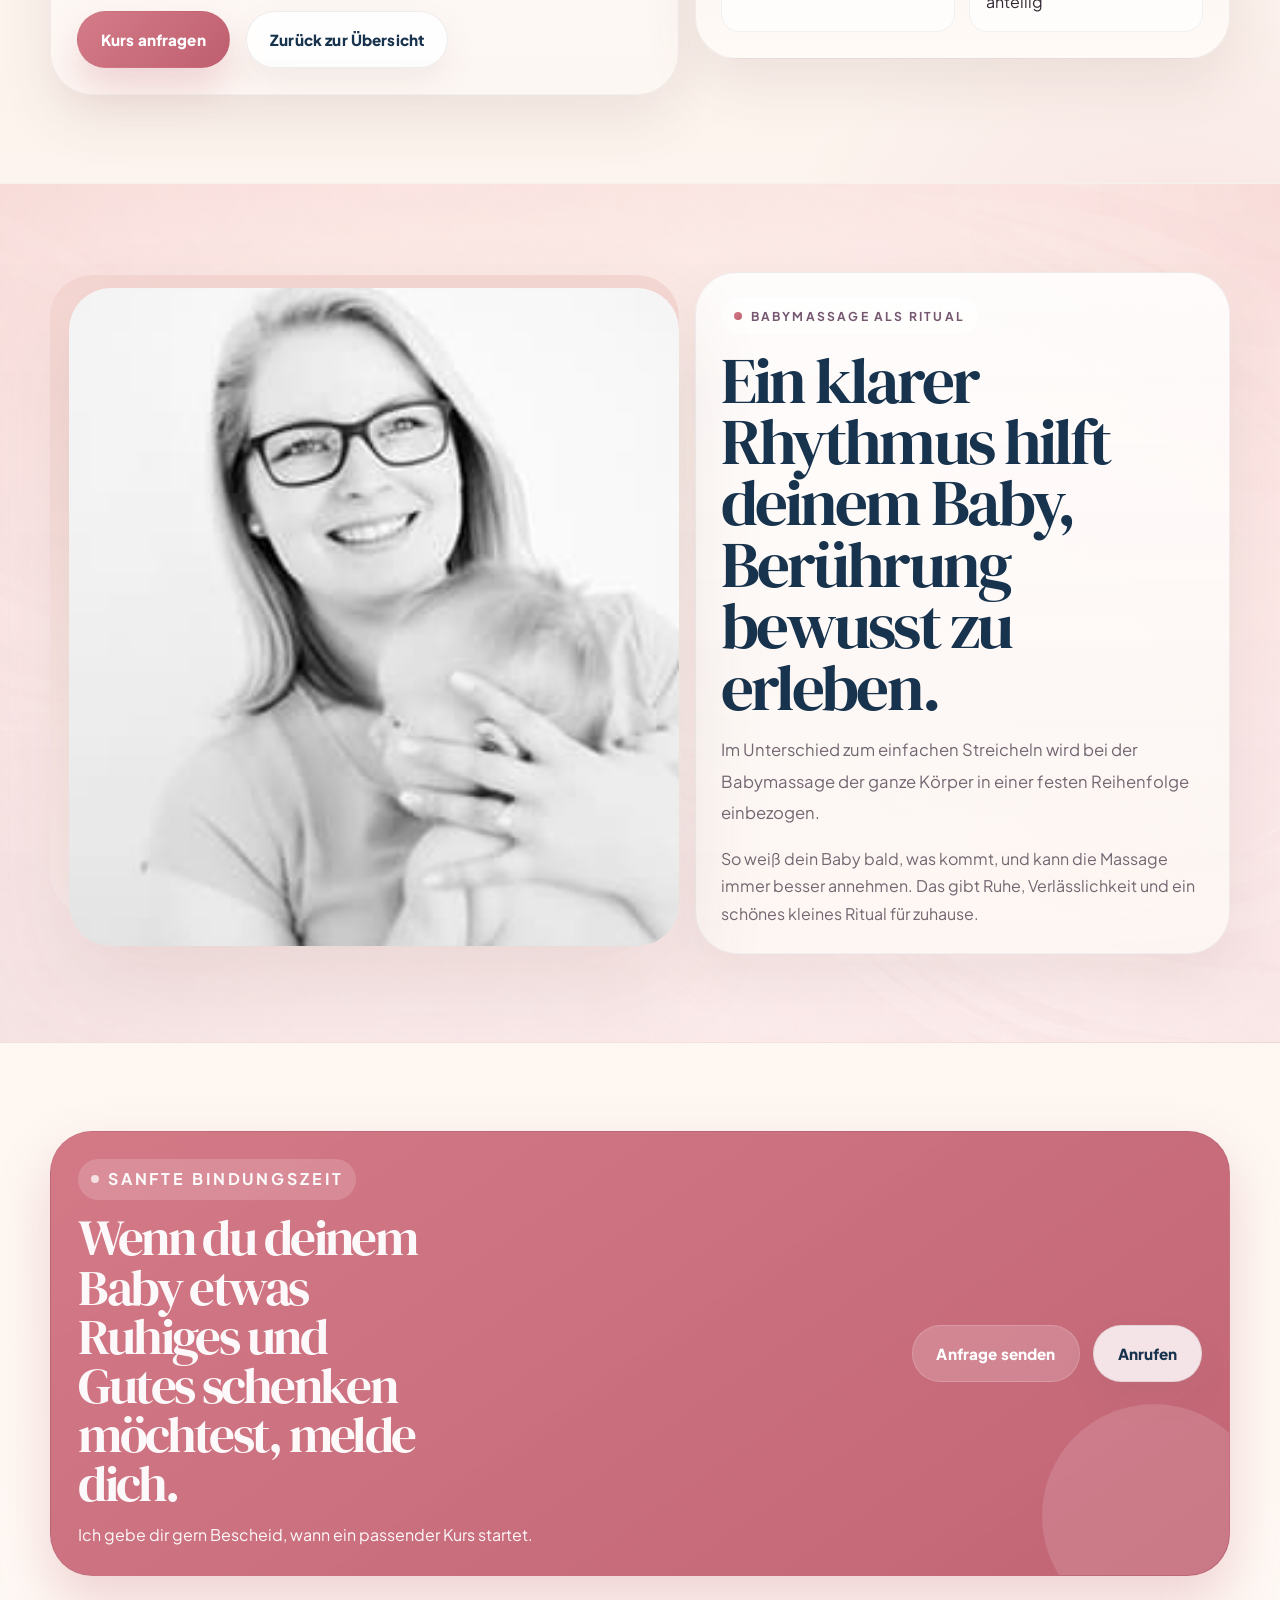
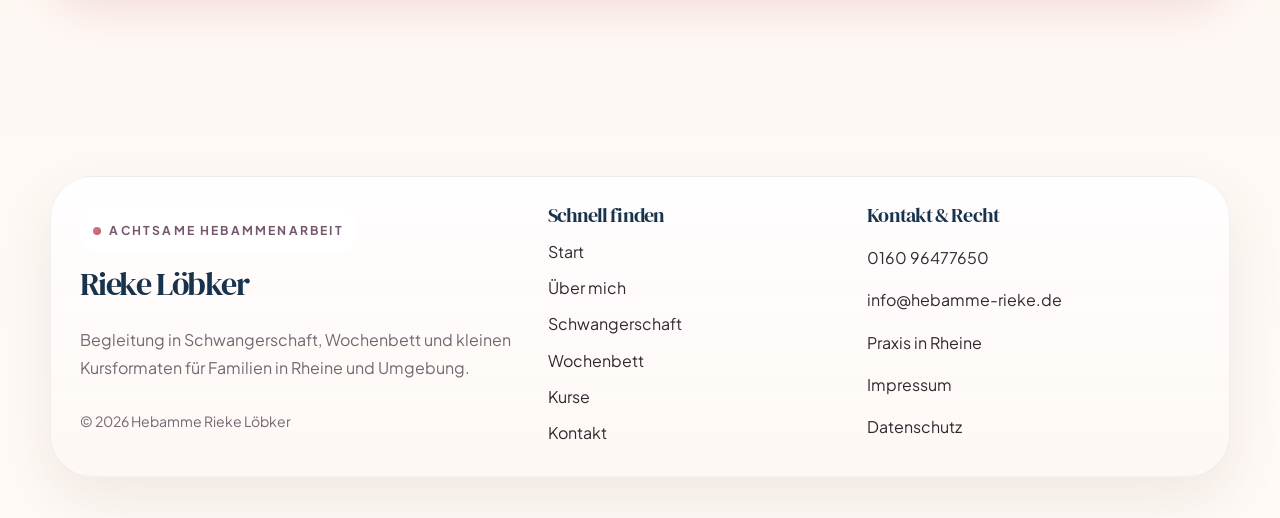
<file: kurse/babymassage.html>
<!doctype html>
<html lang="de">
 <head>
  <meta charset="utf-8">
  <meta name="viewport" content="width=device-width, initial-scale=1">
  <base href="../">
  <title>Babymassage | Hebamme Rieke L&ouml;bker</title>
  <meta name="description" content="Babymassage-Kurs in Rheine f&uuml;r Bindung, Entspannung und liebevolle Ber&uuml;hrung.">
  <meta name="theme-color" content="#f7dfd8">
  <link rel="icon" href="assets/img/favicon.png">
  <link rel="stylesheet" href="assets/css/styles.css?v=48">
 </head>
 <body class="site-shell" data-page="courses">
  <a class="skip-link" href="#content">Zum Inhalt springen</a>
  <div id="site-header"></div>

  <main id="content" class="page">
   <section class="page-hero">
    <div class="container page-hero__grid">
     <div class="page-hero__copy" data-reveal>
      <p class="eyebrow">Babymassage</p>
      <h1>Ber&uuml;hrung, die Ruhe schafft.</h1>
      <p class="lede">Ruhige Griffe f&uuml;r N&auml;he, Bindung und entspannte Momente zuhause.</p>
      <div class="meta-pills">
       <span class="badge">Zarte Ber&uuml;hrung</span>
       <span class="badge">Bindung</span>
       <span class="badge">Entspannung</span>
      </div>
     </div>
     <div class="page-hero__visual" data-reveal>
      <div class="page-hero__frame">
       <img src="assets/img/service-baby-massage.jpg" alt="Babymassage in liebevoller und ruhiger Stimmung">
      </div>
      <div class="page-hero__note">Ein kleines Ritual f&uuml;r N&auml;he und Ruhe.</div>
     </div>
    </div>
   </section>

   <section class="section">
    <div class="container detail-layout">
     <article class="story-card" data-reveal>
      <p class="eyebrow">Was die Massage kann</p>
      <h2>Weniger Hektik, mehr K&ouml;rpern&auml;he und ein ruhigeres Gef&uuml;hl f&uuml;r dein Baby.</h2>
      <p class="lede">Babys brauchen neben Nahrung und Schlaf auch liebevolle Ber&uuml;hrung. Die Massage kann Bauchkr&auml;mpfe lindern, Verspannungen l&ouml;sen und f&uuml;r einen besseren Schlaf sorgen.</p>
      <ul class="bullet-list">
       <li>Griffe f&uuml;r den gesamten Babyk&ouml;rper</li>
       <li>Anwendung auch zuhause im Alltag</li>
       <li>ruhiger Austausch in kleiner Gruppe</li>
       <li>Bindung und Achtsamkeit st&auml;rken</li>
      </ul>
      <div class="hero__actions">
       <a class="button" href="kontakt.html?course=babymassage#kontaktformular">Kurs anfragen</a>
       <a class="button button--ghost" href="kurse.html">Zur&uuml;ck zur &Uuml;bersicht</a>
      </div>
     </article>
     <aside class="detail-panel info-card--blush" data-reveal>
      <p class="eyebrow">Kurzinfo</p>
      <h2>Rahmen &amp; Zielgruppe</h2>
      <div class="detail-facts">
       <div class="fact-card">
        <strong>Alter</strong>
        <span>f&uuml;r Babys zwischen der 6. und 16. Lebenswoche</span>
       </div>
       <div class="fact-card">
        <strong>Umfang</strong>
        <span>5 Einheiten &agrave; 60 Minuten</span>
       </div>
       <div class="fact-card">
        <strong>Teilnahme</strong>
        <span>der Kurs startet bei mindestens 5 Teilnehmern</span>
       </div>
       <div class="fact-card">
        <strong>Geb&uuml;hr</strong>
        <span>45&nbsp;&euro;, zahlbar in der ersten Kursstunde</span>
       </div>
       <div class="fact-card">
        <strong>Methode</strong>
        <span>indische Babymassage nach Fr&eacute;d&eacute;rick Leboyer</span>
       </div>
       <div class="fact-card">
        <strong>Gut zu wissen</strong>
        <span>einige Krankenkassen erstatten die Kosten anteilig</span>
       </div>
      </div>
     </aside>
    </div>
   </section>

   <section class="section section--warm">
    <div class="container story-grid">
     <div class="story-media" data-reveal>
      <img src="assets/img/about-circle.jpg" alt="Rieke mit Baby in ruhiger Atmosph&auml;re">
     </div>
     <article class="story-card" data-reveal>
      <p class="eyebrow">Babymassage als Ritual</p>
      <h2>Ein klarer Rhythmus hilft deinem Baby, Ber&uuml;hrung bewusst zu erleben.</h2>
      <p class="lede">Im Unterschied zum einfachen Streicheln wird bei der Babymassage der ganze K&ouml;rper in einer festen Reihenfolge einbezogen.</p>
      <p>So wei&szlig; dein Baby bald, was kommt, und kann die Massage immer besser annehmen. Das gibt Ruhe, Verl&auml;sslichkeit und ein sch&ouml;nes kleines Ritual f&uuml;r zuhause.</p>
     </article>
    </div>
   </section>

   <section class="section">
    <div class="container cta-panel cta-panel--dark" data-reveal>
     <div class="cta-panel__inner">
      <div>
       <p class="eyebrow eyebrow--light">Sanfte Bindungszeit</p>
       <h2>Wenn du deinem Baby etwas Ruhiges und Gutes schenken m&ouml;chtest, melde dich.</h2>
       <p>Ich gebe dir gern Bescheid, wann ein passender Kurs startet.</p>
      </div>
      <div class="cta-panel__actions">
       <a class="button button--light" href="kontakt.html?course=babymassage#kontaktformular">Anfrage senden</a>
       <a class="button button--ghost" href="tel:016096477650">Anrufen</a>
      </div>
     </div>
    </div>
   </section>
  </main>

  <div id="site-footer"></div>
  <a id="mobile-cta" class="mobile-sticky-cta" href="kontakt.html?course=babymassage#kontaktformular"></a>
  <script src="assets/js/main.js?v=32" defer></script>
 </body>
</html>
</file>
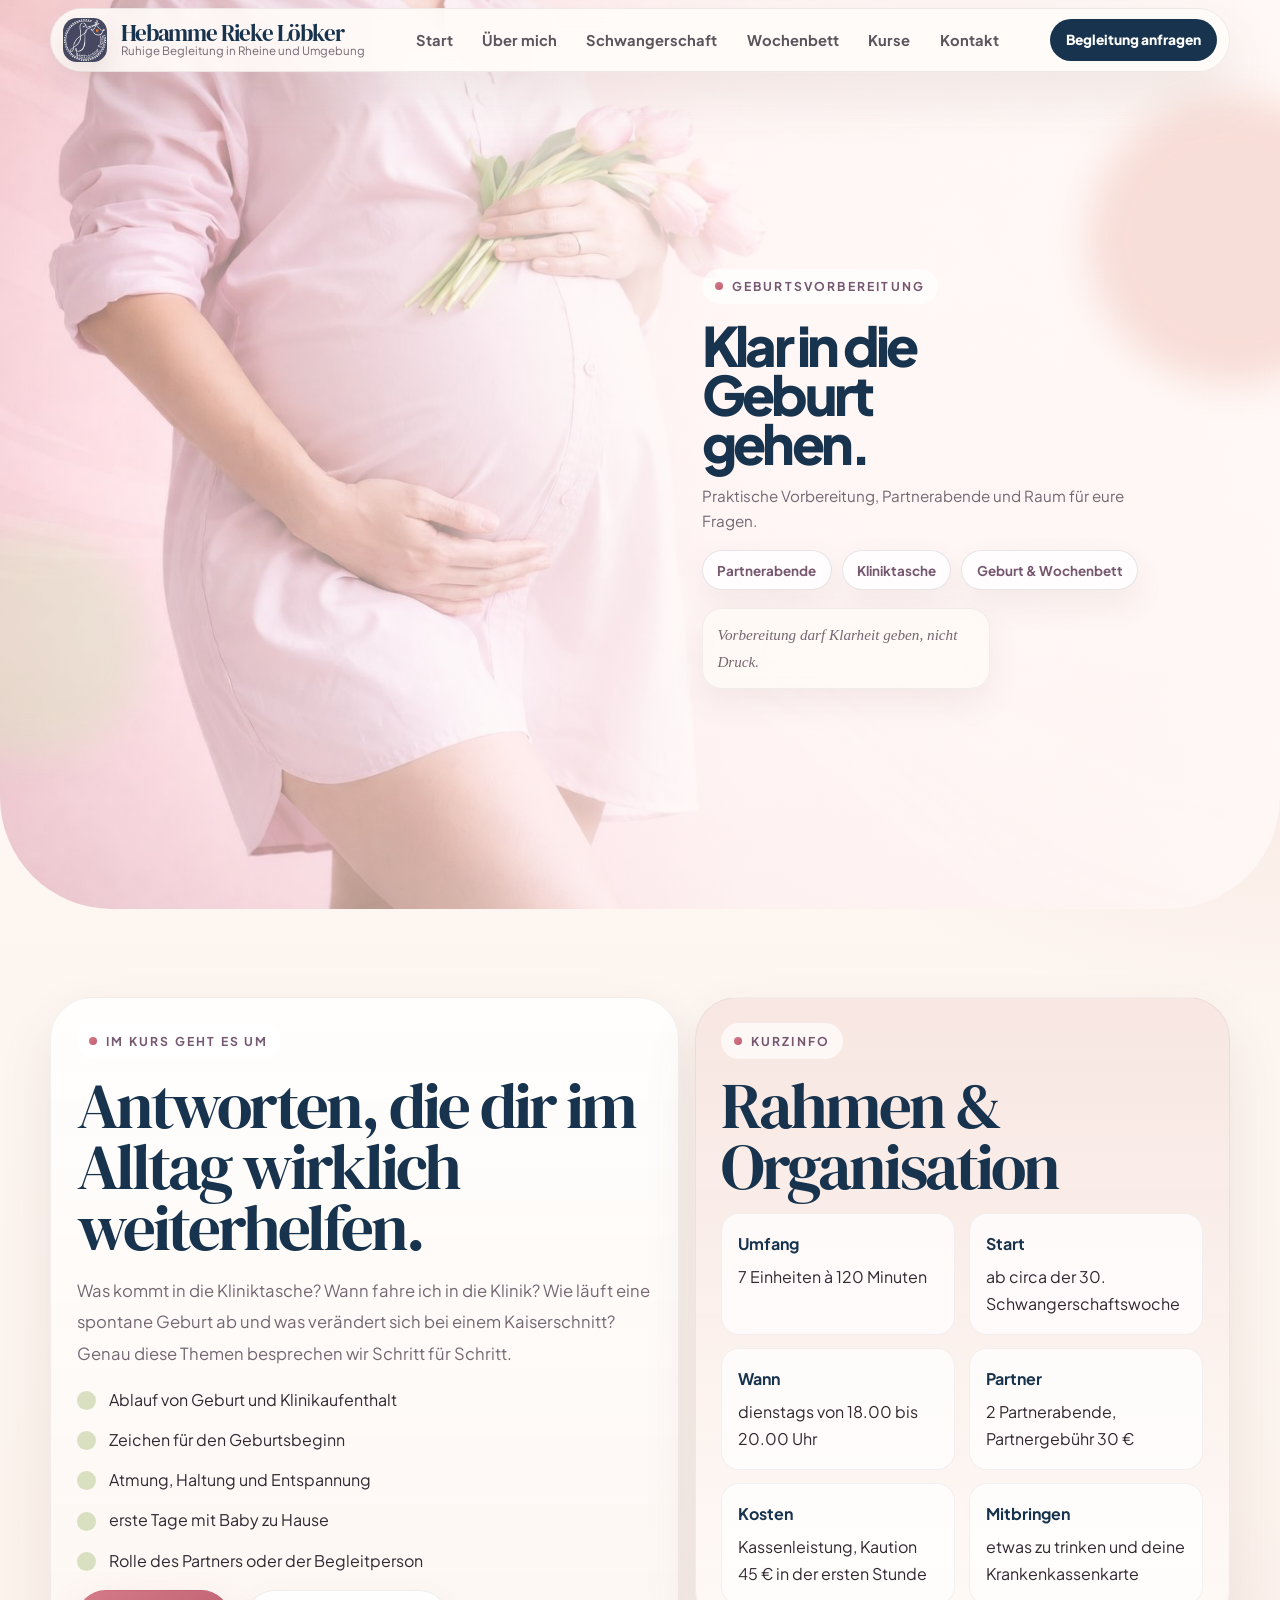
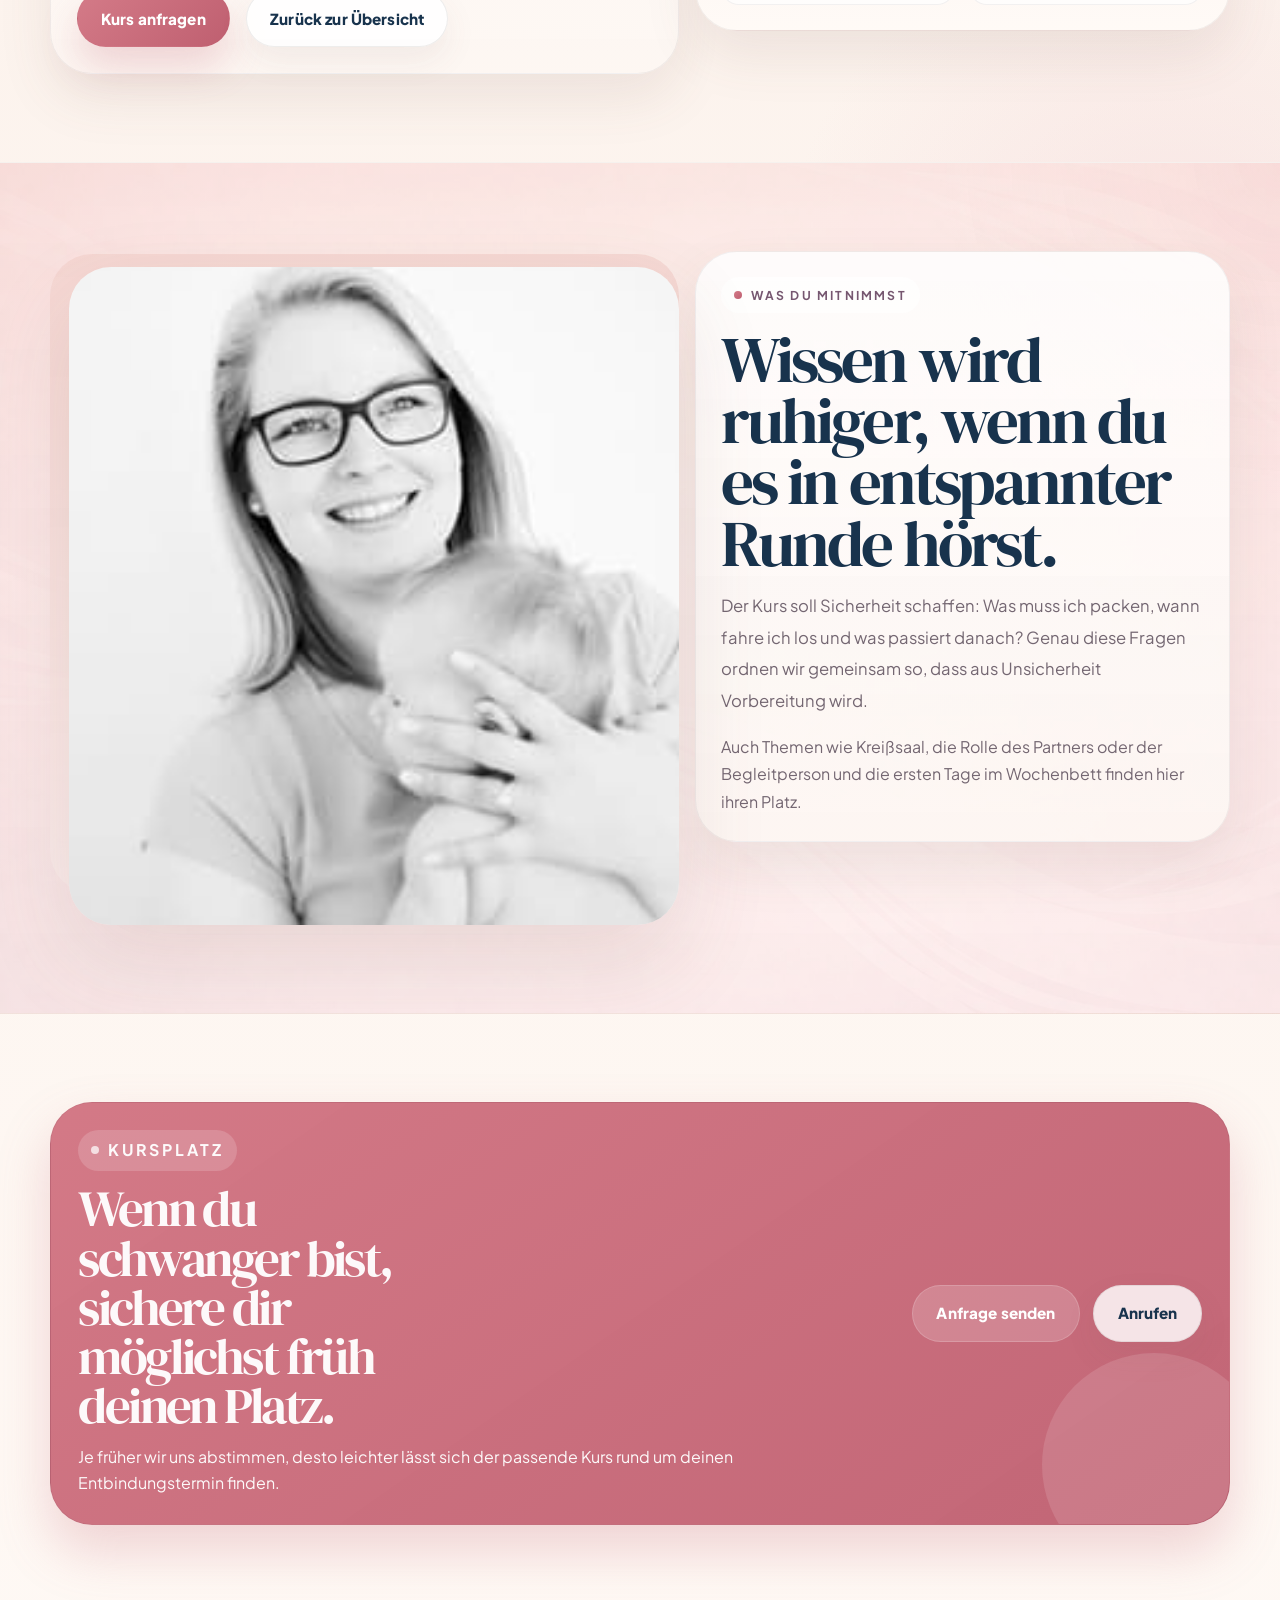
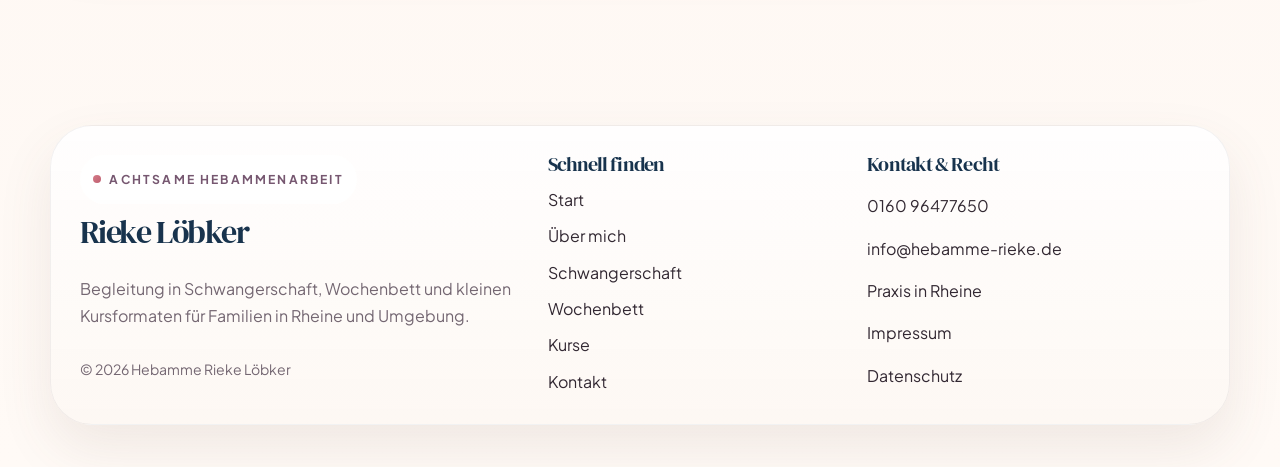
<file: kurse/geburtsvorbereitungskurs.html>
<!doctype html>
<html lang="de">
 <head>
  <meta charset="utf-8">
  <meta name="viewport" content="width=device-width, initial-scale=1">
  <base href="../">
  <title>Geburtsvorbereitungskurs | Hebamme Rieke L&ouml;bker</title>
  <meta name="description" content="Geburtsvorbereitungskurs in Rheine mit Partnerabenden, praktischen Informationen und ruhiger Atmosph&auml;re.">
  <meta name="theme-color" content="#f7dfd8">
  <link rel="icon" href="assets/img/favicon.png">
  <link rel="stylesheet" href="assets/css/styles.css?v=48">
 </head>
 <body class="site-shell" data-page="courses">
  <a class="skip-link" href="#content">Zum Inhalt springen</a>
  <div id="site-header"></div>

  <main id="content" class="page">
   <section class="page-hero">
    <div class="container page-hero__grid">
     <div class="page-hero__copy" data-reveal>
      <p class="eyebrow">Geburtsvorbereitung</p>
      <h1>Klar in die Geburt gehen.</h1>
      <p class="lede">Praktische Vorbereitung, Partnerabende und Raum f&uuml;r eure Fragen.</p>
      <div class="meta-pills">
       <span class="badge">Partnerabende</span>
       <span class="badge">Kliniktasche</span>
       <span class="badge">Geburt &amp; Wochenbett</span>
      </div>
     </div>
     <div class="page-hero__visual" data-reveal>
      <div class="page-hero__frame">
       <img src="assets/img/service-birth-class.jpg" alt="Ruhiger Geburtsvorbereitungskurs in hellem Raum">
      </div>
      <div class="page-hero__note">Vorbereitung darf Klarheit geben, nicht Druck.</div>
     </div>
    </div>
   </section>

   <section class="section">
    <div class="container detail-layout">
     <article class="story-card" data-reveal>
      <p class="eyebrow">Im Kurs geht es um</p>
      <h2>Antworten, die dir im Alltag wirklich weiterhelfen.</h2>
      <p class="lede">Was kommt in die Kliniktasche? Wann fahre ich in die Klinik? Wie l&auml;uft eine spontane Geburt ab und was ver&auml;ndert sich bei einem Kaiserschnitt? Genau diese Themen besprechen wir Schritt f&uuml;r Schritt.</p>
      <ul class="bullet-list">
       <li>Ablauf von Geburt und Klinikaufenthalt</li>
       <li>Zeichen f&uuml;r den Geburtsbeginn</li>
       <li>Atmung, Haltung und Entspannung</li>
       <li>erste Tage mit Baby zu Hause</li>
       <li>Rolle des Partners oder der Begleitperson</li>
      </ul>
      <div class="hero__actions">
       <a class="button" href="kontakt.html?course=geburtsvorbereitung#kontaktformular">Kurs anfragen</a>
       <a class="button button--ghost" href="kurse.html">Zur&uuml;ck zur &Uuml;bersicht</a>
      </div>
     </article>
     <aside class="detail-panel info-card--blush" data-reveal>
      <p class="eyebrow">Kurzinfo</p>
      <h2>Rahmen &amp; Organisation</h2>
      <div class="detail-facts">
       <div class="fact-card">
        <strong>Umfang</strong>
        <span>7 Einheiten &agrave; 120 Minuten</span>
       </div>
       <div class="fact-card">
        <strong>Start</strong>
        <span>ab circa der 30. Schwangerschaftswoche</span>
       </div>
       <div class="fact-card">
        <strong>Wann</strong>
        <span>dienstags von 18.00 bis 20.00 Uhr</span>
       </div>
       <div class="fact-card">
        <strong>Partner</strong>
        <span>2 Partnerabende, Partnergeb&uuml;hr 30&nbsp;&euro;</span>
       </div>
       <div class="fact-card">
        <strong>Kosten</strong>
        <span>Kassenleistung, Kaution 45&nbsp;&euro; in der ersten Stunde</span>
       </div>
       <div class="fact-card">
        <strong>Mitbringen</strong>
        <span>etwas zu trinken und deine Krankenkassenkarte</span>
       </div>
      </div>
     </aside>
    </div>
   </section>

   <section class="section section--warm">
    <div class="container story-grid">
     <div class="story-media" data-reveal>
      <img src="assets/img/about-circle.jpg" alt="Rieke mit Baby in ruhiger Atmosph&auml;re">
     </div>
     <article class="story-card" data-reveal>
      <p class="eyebrow">Was du mitnimmst</p>
      <h2>Wissen wird ruhiger, wenn du es in entspannter Runde h&ouml;rst.</h2>
      <p class="lede">Der Kurs soll Sicherheit schaffen: Was muss ich packen, wann fahre ich los und was passiert danach? Genau diese Fragen ordnen wir gemeinsam so, dass aus Unsicherheit Vorbereitung wird.</p>
      <p>Auch Themen wie Krei&szlig;saal, die Rolle des Partners oder der Begleitperson und die ersten Tage im Wochenbett finden hier ihren Platz.</p>
     </article>
    </div>
   </section>

   <section class="section">
    <div class="container cta-panel cta-panel--dark" data-reveal>
     <div class="cta-panel__inner">
      <div>
       <p class="eyebrow eyebrow--light">Kursplatz</p>
       <h2>Wenn du schwanger bist, sichere dir m&ouml;glichst fr&uuml;h deinen Platz.</h2>
       <p>Je fr&uuml;her wir uns abstimmen, desto leichter l&auml;sst sich der passende Kurs rund um deinen Entbindungstermin finden.</p>
      </div>
      <div class="cta-panel__actions">
       <a class="button button--light" href="kontakt.html?course=geburtsvorbereitung#kontaktformular">Anfrage senden</a>
       <a class="button button--ghost" href="tel:016096477650">Anrufen</a>
      </div>
     </div>
    </div>
   </section>
  </main>

  <div id="site-footer"></div>
  <a id="mobile-cta" class="mobile-sticky-cta" href="kontakt.html?course=geburtsvorbereitung#kontaktformular"></a>
  <script src="assets/js/main.js?v=32" defer></script>
 </body>
</html>
</file>
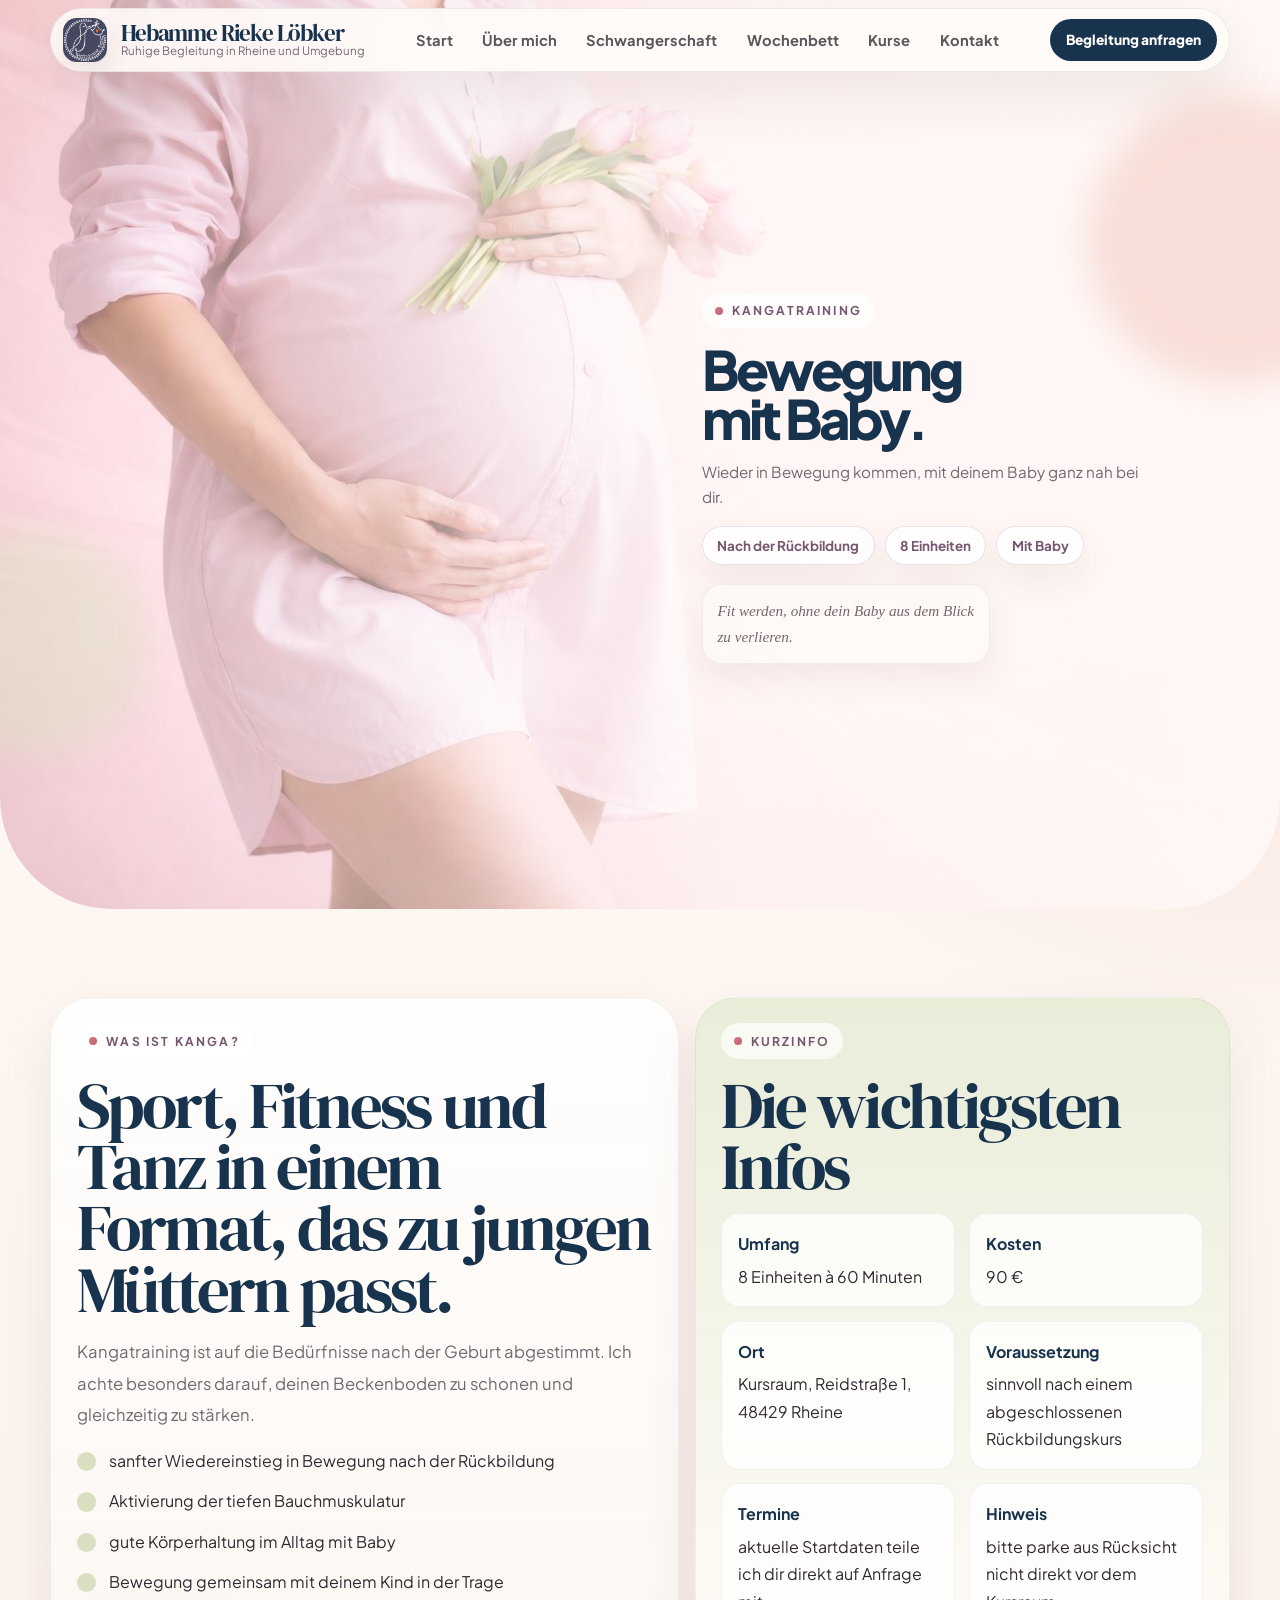
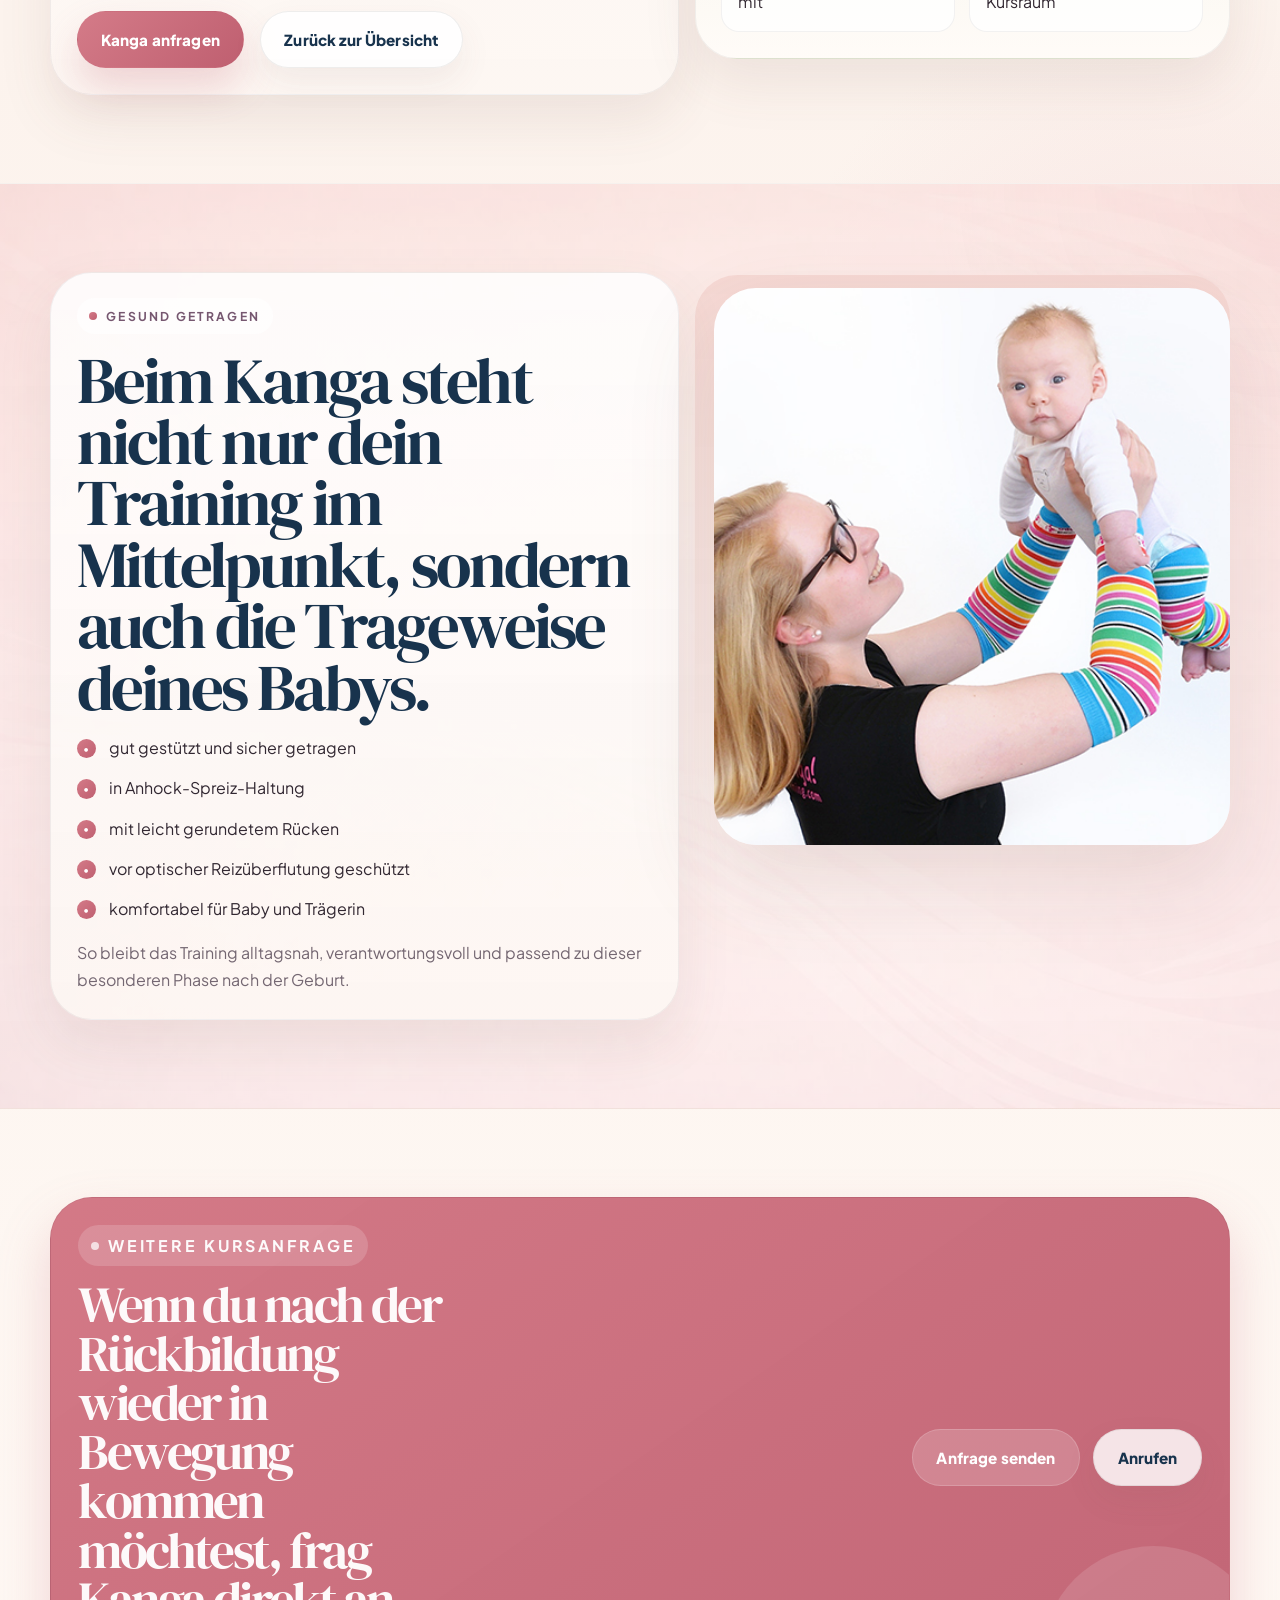
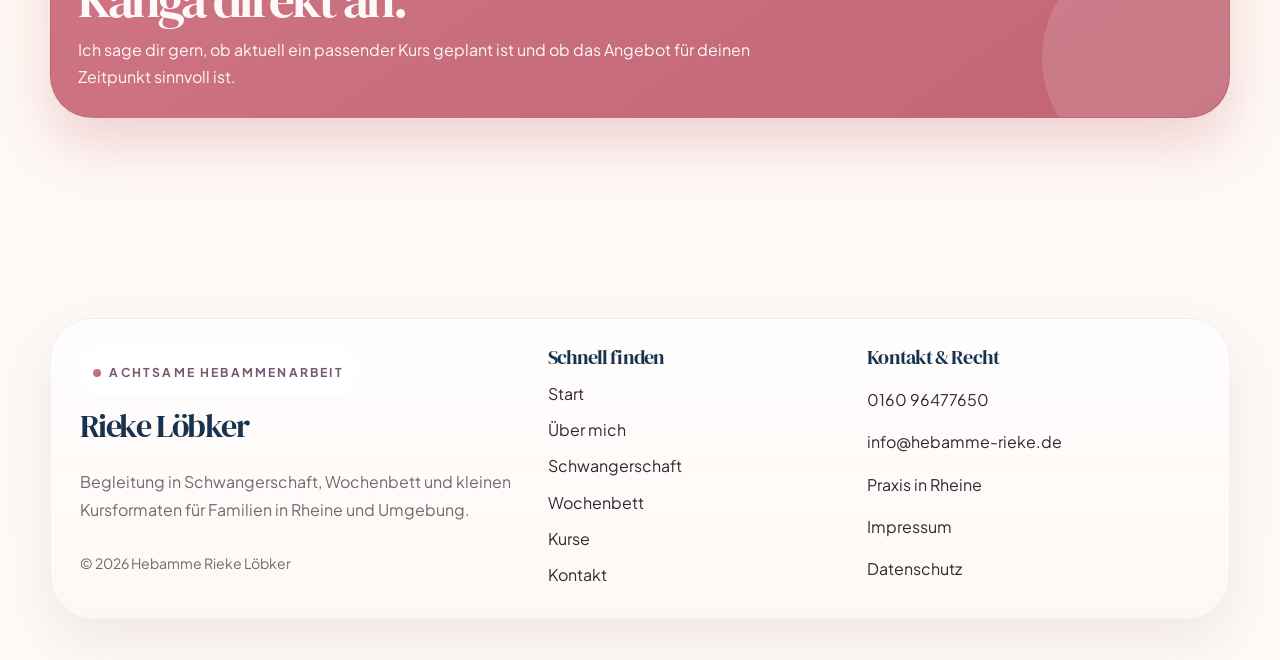
<file: kurse/kanga.html>
<!doctype html>
<html lang="de">
 <head>
  <meta charset="utf-8">
  <meta name="viewport" content="width=device-width, initial-scale=1">
  <base href="../">
  <title>Kanga | Hebamme Rieke L&ouml;bker</title>
  <meta name="description" content="Kangatraining mit Hebamme Rieke L&ouml;bker in Rheine: Bewegung nach der R&uuml;ckbildung gemeinsam mit deinem Baby.">
  <meta name="theme-color" content="#f7dfd8">
  <link rel="icon" href="assets/img/favicon.png">
  <link rel="stylesheet" href="assets/css/styles.css?v=48">
 </head>
 <body class="site-shell" data-page="courses">
  <a class="skip-link" href="#content">Zum Inhalt springen</a>
  <div id="site-header"></div>

  <main id="content" class="page">
   <section class="page-hero">
    <div class="container page-hero__grid">
     <div class="page-hero__copy" data-reveal>
      <p class="eyebrow">Kangatraining</p>
      <h1>Bewegung mit Baby.</h1>
      <p class="lede">Wieder in Bewegung kommen, mit deinem Baby ganz nah bei dir.</p>
      <div class="meta-pills">
       <span class="badge">Nach der R&uuml;ckbildung</span>
       <span class="badge">8 Einheiten</span>
       <span class="badge">Mit Baby</span>
      </div>
     </div>
     <div class="page-hero__visual" data-reveal>
      <div class="page-hero__frame">
       <img src="assets/img/source/Rieke_Petersen_Hebamme-32_Kanga-2.jpg" alt="Kangatraining mit Baby in Trage">
      </div>
      <div class="page-hero__note">Fit werden, ohne dein Baby aus dem Blick zu verlieren.</div>
     </div>
    </div>
   </section>

   <section class="section">
    <div class="container detail-layout">
     <article class="story-card" data-reveal>
      <p class="eyebrow">Was ist Kanga?</p>
      <h2>Sport, Fitness und Tanz in einem Format, das zu jungen M&uuml;ttern passt.</h2>
      <p class="lede">Kangatraining ist auf die Bed&uuml;rfnisse nach der Geburt abgestimmt. Ich achte besonders darauf, deinen Beckenboden zu schonen und gleichzeitig zu st&auml;rken.</p>
      <ul class="bullet-list">
       <li>sanfter Wiedereinstieg in Bewegung nach der R&uuml;ckbildung</li>
       <li>Aktivierung der tiefen Bauchmuskulatur</li>
       <li>gute K&ouml;rperhaltung im Alltag mit Baby</li>
       <li>Bewegung gemeinsam mit deinem Kind in der Trage</li>
      </ul>
      <div class="hero__actions">
       <a class="button" href="kontakt.html?course=kanga#kontaktformular">Kanga anfragen</a>
       <a class="button button--ghost" href="kurse.html">Zur&uuml;ck zur &Uuml;bersicht</a>
      </div>
     </article>
     <aside class="detail-panel info-card--sage" data-reveal>
      <p class="eyebrow">Kurzinfo</p>
      <h2>Die wichtigsten Infos</h2>
      <div class="detail-facts">
       <div class="fact-card">
        <strong>Umfang</strong>
        <span>8 Einheiten &agrave; 60 Minuten</span>
       </div>
       <div class="fact-card">
        <strong>Kosten</strong>
        <span>90&nbsp;&euro;</span>
       </div>
       <div class="fact-card">
        <strong>Ort</strong>
        <span>Kursraum, Reidstra&szlig;e 1, 48429 Rheine</span>
       </div>
       <div class="fact-card">
        <strong>Voraussetzung</strong>
        <span>sinnvoll nach einem abgeschlossenen R&uuml;ckbildungskurs</span>
       </div>
       <div class="fact-card">
        <strong>Termine</strong>
        <span>aktuelle Startdaten teile ich dir direkt auf Anfrage mit</span>
       </div>
       <div class="fact-card">
        <strong>Hinweis</strong>
        <span>bitte parke aus R&uuml;cksicht nicht direkt vor dem Kursraum</span>
       </div>
      </div>
     </aside>
    </div>
   </section>

   <section class="section section--warm">
    <div class="container story-grid">
     <article class="story-card" data-reveal>
      <p class="eyebrow">Gesund getragen</p>
      <h2>Beim Kanga steht nicht nur dein Training im Mittelpunkt, sondern auch die Trageweise deines Babys.</h2>
      <ul class="check-list">
       <li>gut gest&uuml;tzt und sicher getragen</li>
       <li>in Anhock-Spreiz-Haltung</li>
       <li>mit leicht gerundetem R&uuml;cken</li>
       <li>vor optischer Reiz&uuml;berflutung gesch&uuml;tzt</li>
       <li>komfortabel f&uuml;r Baby und Tr&auml;gerin</li>
      </ul>
      <p>So bleibt das Training alltagsnah, verantwortungsvoll und passend zu dieser besonderen Phase nach der Geburt.</p>
     </article>
     <div class="story-media" data-reveal>
      <img src="assets/img/source/Rieke_Petersen_Hebamme_kanga_501x501_1.jpg" alt="Rieke L&ouml;bker beim Kangatraining mit Baby">
     </div>
    </div>
   </section>

   <section class="section">
    <div class="container cta-panel cta-panel--dark" data-reveal>
     <div class="cta-panel__inner">
      <div>
       <p class="eyebrow eyebrow--light">Weitere Kursanfrage</p>
       <h2>Wenn du nach der R&uuml;ckbildung wieder in Bewegung kommen m&ouml;chtest, frag Kanga direkt an.</h2>
       <p>Ich sage dir gern, ob aktuell ein passender Kurs geplant ist und ob das Angebot f&uuml;r deinen Zeitpunkt sinnvoll ist.</p>
      </div>
      <div class="cta-panel__actions">
       <a class="button button--light" href="kontakt.html?course=kanga#kontaktformular">Anfrage senden</a>
       <a class="button button--ghost" href="tel:016096477650">Anrufen</a>
      </div>
     </div>
    </div>
   </section>
  </main>

  <div id="site-footer"></div>
  <a id="mobile-cta" class="mobile-sticky-cta" href="kontakt.html?course=kanga#kontaktformular"></a>
  <script src="assets/js/main.js?v=32" defer></script>
 </body>
</html>
</file>
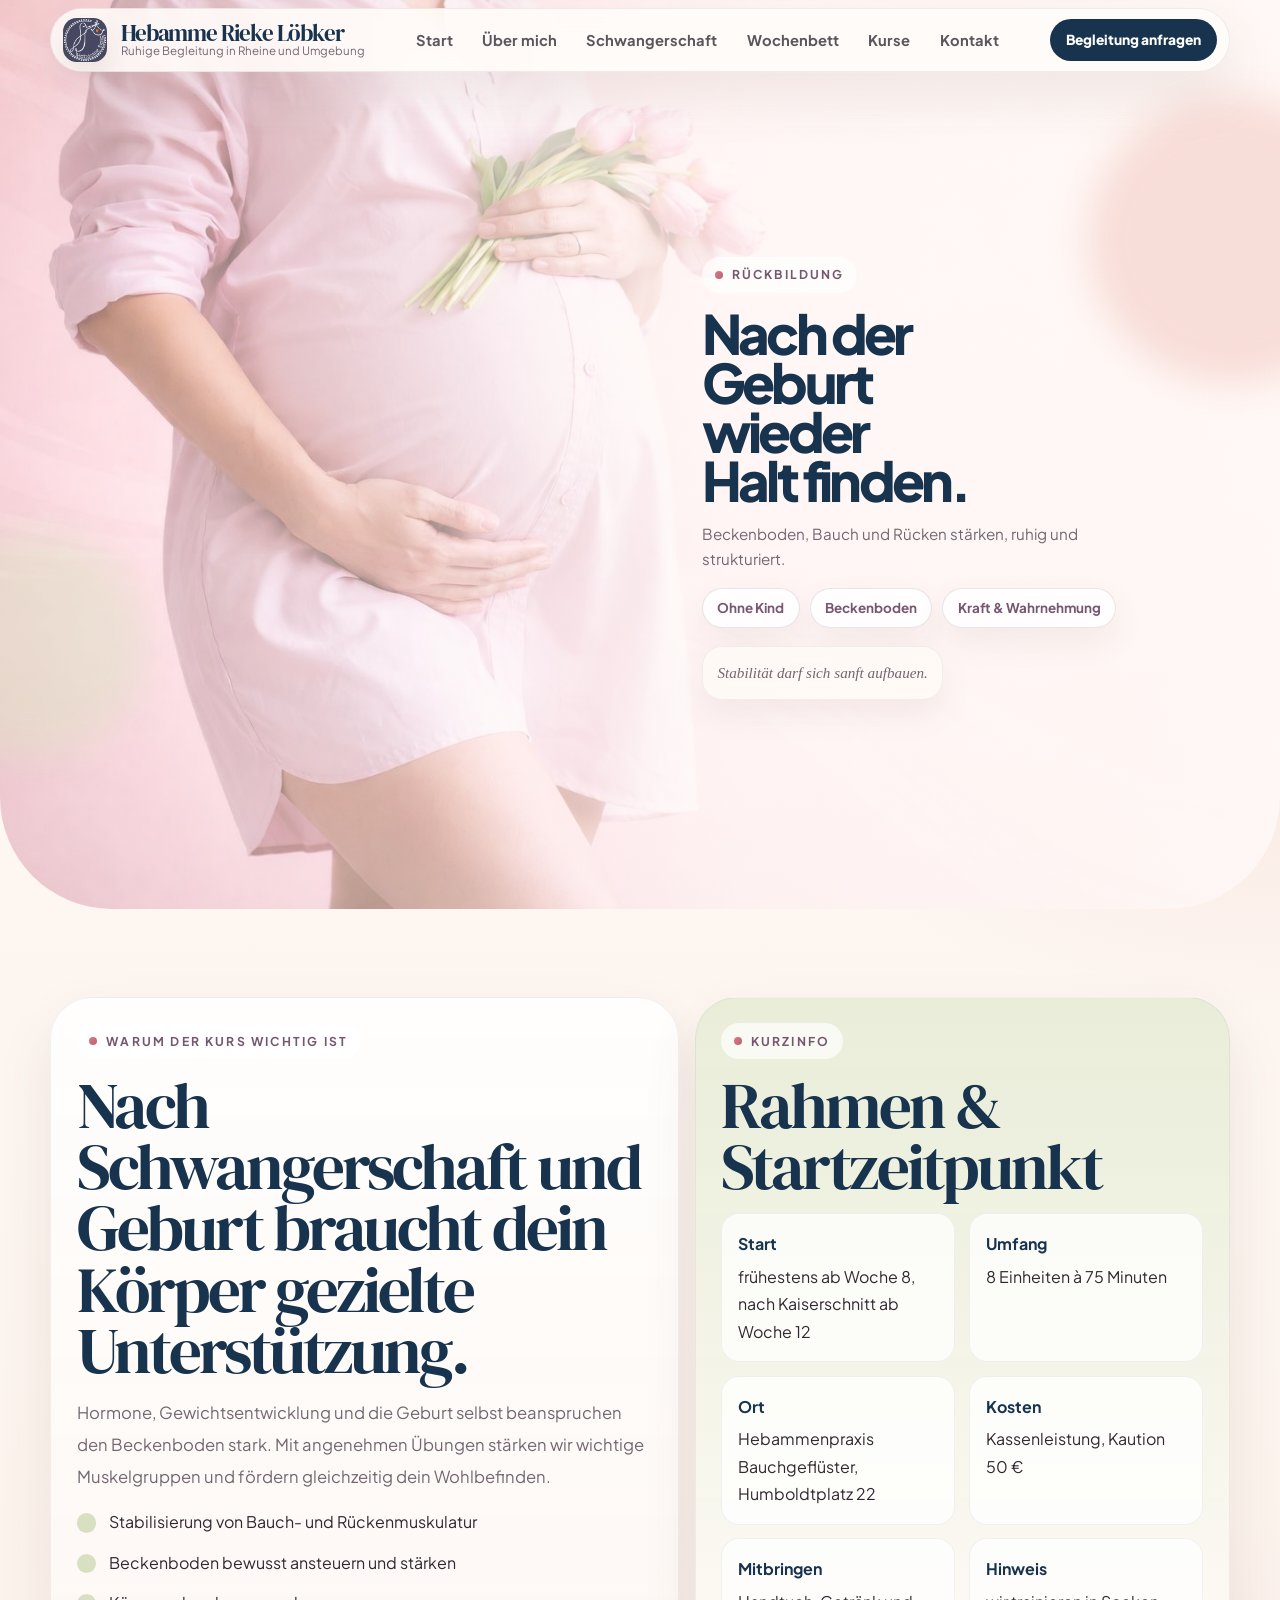
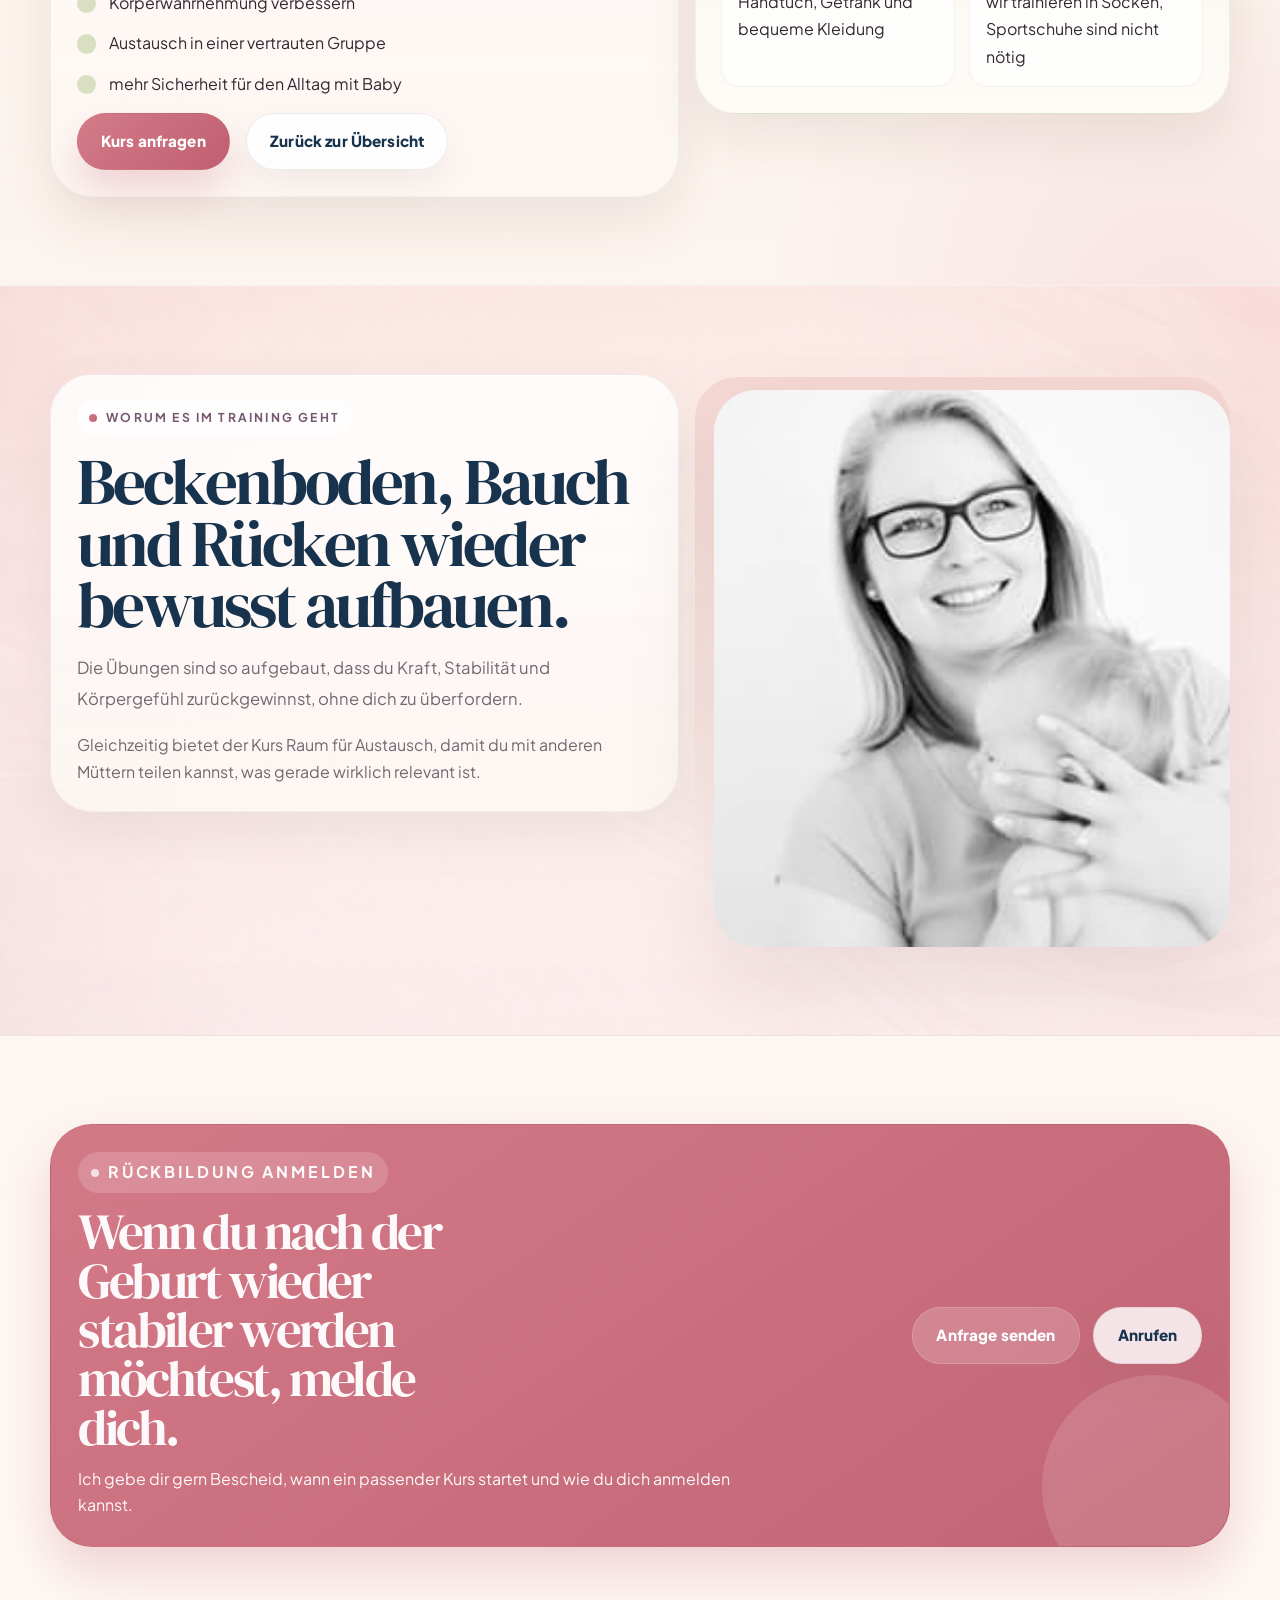
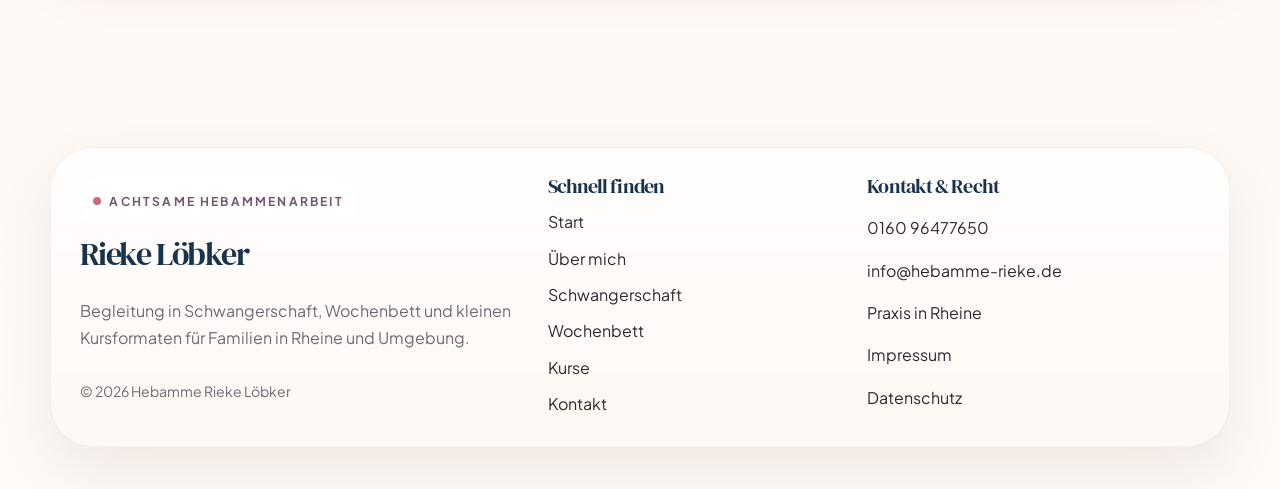
<file: kurse/rueckbildungskurs.html>
<!doctype html>
<html lang="de">
 <head>
  <meta charset="utf-8">
  <meta name="viewport" content="width=device-width, initial-scale=1">
  <base href="../">
  <title>R&uuml;ckbildungskurs | Hebamme Rieke L&ouml;bker</title>
  <meta name="description" content="R&uuml;ckbildungskurs in Rheine f&uuml;r Beckenboden, Bauch und R&uuml;cken nach der Geburt.">
  <meta name="theme-color" content="#f7dfd8">
  <link rel="icon" href="assets/img/favicon.png">
  <link rel="stylesheet" href="assets/css/styles.css?v=48">
 </head>
 <body class="site-shell" data-page="courses">
  <a class="skip-link" href="#content">Zum Inhalt springen</a>
  <div id="site-header"></div>

  <main id="content" class="page">
   <section class="page-hero">
    <div class="container page-hero__grid">
     <div class="page-hero__copy" data-reveal>
      <p class="eyebrow">R&uuml;ckbildung</p>
      <h1>Nach der Geburt wieder Halt finden.</h1>
      <p class="lede">Beckenboden, Bauch und R&uuml;cken st&auml;rken, ruhig und strukturiert.</p>
      <div class="meta-pills">
       <span class="badge">Ohne Kind</span>
       <span class="badge">Beckenboden</span>
       <span class="badge">Kraft &amp; Wahrnehmung</span>
      </div>
     </div>
     <div class="page-hero__visual" data-reveal>
      <div class="page-hero__frame">
       <img src="assets/img/service-postpartum.jpg" alt="Sanfte R&uuml;ckbildung in einem hellen Kursraum">
      </div>
      <div class="page-hero__note">Stabilit&auml;t darf sich sanft aufbauen.</div>
     </div>
    </div>
   </section>

   <section class="section">
    <div class="container detail-layout">
     <article class="story-card" data-reveal>
      <p class="eyebrow">Warum der Kurs wichtig ist</p>
      <h2>Nach Schwangerschaft und Geburt braucht dein K&ouml;rper gezielte Unterst&uuml;tzung.</h2>
      <p class="lede">Hormone, Gewichtsentwicklung und die Geburt selbst beanspruchen den Beckenboden stark. Mit angenehmen &Uuml;bungen st&auml;rken wir wichtige Muskelgruppen und f&ouml;rdern gleichzeitig dein Wohlbefinden.</p>
      <ul class="bullet-list">
       <li>Stabilisierung von Bauch- und R&uuml;ckenmuskulatur</li>
       <li>Beckenboden bewusst ansteuern und st&auml;rken</li>
       <li>K&ouml;rperwahrnehmung verbessern</li>
       <li>Austausch in einer vertrauten Gruppe</li>
       <li>mehr Sicherheit f&uuml;r den Alltag mit Baby</li>
      </ul>
      <div class="hero__actions">
       <a class="button" href="kontakt.html?course=rueckbildung#kontaktformular">Kurs anfragen</a>
       <a class="button button--ghost" href="kurse.html">Zur&uuml;ck zur &Uuml;bersicht</a>
      </div>
     </article>
     <aside class="detail-panel info-card--sage" data-reveal>
      <p class="eyebrow">Kurzinfo</p>
      <h2>Rahmen &amp; Startzeitpunkt</h2>
      <div class="detail-facts">
       <div class="fact-card">
        <strong>Start</strong>
        <span>fr&uuml;hestens ab Woche 8, nach Kaiserschnitt ab Woche 12</span>
       </div>
       <div class="fact-card">
        <strong>Umfang</strong>
        <span>8 Einheiten &agrave; 75 Minuten</span>
       </div>
       <div class="fact-card">
        <strong>Ort</strong>
        <span>Hebammenpraxis Bauchgefl&uuml;ster, Humboldtplatz 22</span>
       </div>
       <div class="fact-card">
        <strong>Kosten</strong>
        <span>Kassenleistung, Kaution 50&nbsp;&euro;</span>
       </div>
       <div class="fact-card">
        <strong>Mitbringen</strong>
        <span>Handtuch, Getr&auml;nk und bequeme Kleidung</span>
       </div>
       <div class="fact-card">
        <strong>Hinweis</strong>
        <span>wir trainieren in Socken, Sportschuhe sind nicht n&ouml;tig</span>
       </div>
      </div>
     </aside>
    </div>
   </section>

   <section class="section section--warm">
    <div class="container story-grid">
     <article class="story-card" data-reveal>
      <p class="eyebrow">Worum es im Training geht</p>
      <h2>Beckenboden, Bauch und R&uuml;cken wieder bewusst aufbauen.</h2>
      <p class="lede">Die &Uuml;bungen sind so aufgebaut, dass du Kraft, Stabilit&auml;t und K&ouml;rpergef&uuml;hl zur&uuml;ckgewinnst, ohne dich zu &uuml;berfordern.</p>
      <p>Gleichzeitig bietet der Kurs Raum f&uuml;r Austausch, damit du mit anderen M&uuml;ttern teilen kannst, was gerade wirklich relevant ist.</p>
     </article>
     <div class="story-media" data-reveal>
      <img src="assets/img/about-circle.jpg" alt="Rieke mit Baby in ruhiger Atmosph&auml;re">
     </div>
    </div>
   </section>

   <section class="section">
    <div class="container cta-panel cta-panel--dark" data-reveal>
     <div class="cta-panel__inner">
      <div>
       <p class="eyebrow eyebrow--light">R&uuml;ckbildung anmelden</p>
       <h2>Wenn du nach der Geburt wieder stabiler werden m&ouml;chtest, melde dich.</h2>
       <p>Ich gebe dir gern Bescheid, wann ein passender Kurs startet und wie du dich anmelden kannst.</p>
      </div>
      <div class="cta-panel__actions">
       <a class="button button--light" href="kontakt.html?course=rueckbildung#kontaktformular">Anfrage senden</a>
       <a class="button button--ghost" href="tel:016096477650">Anrufen</a>
      </div>
     </div>
    </div>
   </section>
  </main>

  <div id="site-footer"></div>
  <a id="mobile-cta" class="mobile-sticky-cta" href="kontakt.html?course=rueckbildung#kontaktformular"></a>
  <script src="assets/js/main.js?v=32" defer></script>
 </body>
</html>
</file>
<file: assets/css/styles.css>
@import url("https://fonts.googleapis.com/css2?family=DM+Serif+Display:ital@0;1&family=Plus+Jakarta+Sans:wght@400;500;600;700;800&display=swap");

:root {
  --bg: #fcf3ed;
  --bg-soft: #fffaf7;
  --bg-warm: #f7deda;
  --surface: rgba(255, 250, 246, 0.84);
  --surface-strong: #fffdfb;
  --surface-accent: #f6e5de;
  --surface-sage: #e7edd4;
  --ink: #18334d;
  --text: #322832;
  --muted: #746772;
  --muted-strong: #584c56;
  --rose: #d47b88;
  --rose-strong: #bf5f70;
  --rose-soft: #f1ced3;
  --peach: #efc8bb;
  --peach-soft: #fbdfd7;
  --plum: #765770;
  --plum-soft: #efe4eb;
  --sage: #dbe4c2;
  --line: rgba(50, 40, 50, 0.08);
  --line-strong: rgba(50, 40, 50, 0.15);
  --shadow-lg: 0 36px 90px rgba(111, 77, 72, 0.14);
  --shadow-md: 0 24px 54px rgba(111, 77, 72, 0.1);
  --shadow-sm: 0 14px 32px rgba(111, 77, 72, 0.08);
  --radius-xl: 42px;
  --radius-lg: 30px;
  --radius-md: 22px;
  --radius-sm: 18px;
  --container: 1180px;
  --header-offset: 0px;
  --banner-hero-image: url("../img/Banner.jpeg");
  --banner-hero-position: left center;
  --section-backdrop-one: url("../img/Background1.jpeg");
  --section-backdrop-two: url("../img/Background2.jpeg");
}

*,
*::before,
*::after {
  box-sizing: border-box;
}

html {
  scroll-behavior: smooth;
}

body {
  margin: 0;
  color: var(--text);
  font-family: "Plus Jakarta Sans", "Segoe UI", sans-serif;
  line-height: 1.72;
  text-rendering: optimizeLegibility;
  -webkit-font-smoothing: antialiased;
  background:
    radial-gradient(circle at 0% 0%, rgba(255, 255, 255, 0.78), transparent 22%),
    radial-gradient(circle at 100% 8%, rgba(239, 196, 185, 0.68), transparent 20%),
    radial-gradient(circle at 92% 52%, rgba(241, 206, 211, 0.42), transparent 18%),
    linear-gradient(180deg, #fffaf7 0%, #fcf3ed 42%, #fffaf6 100%);
  overflow-x: hidden;
}

body::before,
body::after {
  content: "";
  position: fixed;
  z-index: -1;
  border-radius: 999px;
  filter: blur(18px);
  opacity: 0.85;
  pointer-events: none;
}

body::before {
  width: 18rem;
  height: 18rem;
  top: 6rem;
  right: -6rem;
  background: rgba(244, 205, 198, 0.72);
}

body::after {
  width: 14rem;
  height: 14rem;
  left: -5rem;
  bottom: 9rem;
  background: rgba(219, 228, 194, 0.52);
}

img {
  display: block;
  max-width: 100%;
}

a {
  color: inherit;
  text-decoration: none;
}

button,
input,
textarea,
select {
  color: inherit;
  font: inherit;
}

button {
  cursor: pointer;
}

::selection {
  background: rgba(196, 104, 121, 0.18);
}

h1,
h2,
h3,
h4,
.brand__name,
.footer-brand__name {
  margin: 0;
  color: var(--ink);
  font-family: "DM Serif Display", Georgia, serif;
  font-weight: 400;
  letter-spacing: -0.045em;
  line-height: 0.94;
}

h1 {
  font-size: clamp(3.45rem, 7.6vw, 6.9rem);
}

h2 {
  font-size: clamp(2.5rem, 5.1vw, 4.35rem);
}

h3 {
  font-size: clamp(1.6rem, 2.25vw, 2.3rem);
}

h4 {
  font-size: 1.25rem;
}

p {
  margin: 0;
  color: var(--muted);
}

strong,
b {
  color: var(--muted-strong);
}

.sr-only {
  position: absolute;
  width: 1px;
  height: 1px;
  padding: 0;
  margin: -1px;
  overflow: hidden;
  clip: rect(0, 0, 0, 0);
  white-space: nowrap;
  border: 0;
}

.skip-link {
  position: absolute;
  left: -999px;
  top: 1rem;
  z-index: 100;
  padding: 0.75rem 1rem;
  border-radius: 999px;
  background: var(--surface-strong);
  border: 1px solid var(--line-strong);
}

.skip-link:focus {
  left: 1rem;
}

.container {
  width: min(calc(100% - 2rem), var(--container));
  margin-inline: auto;
}

.page {
  position: relative;
  padding-bottom: 5rem;
  overflow: clip;
}

#site-header {
  height: 0;
}

#kontaktformular,
#leistungen {
  scroll-margin-top: calc(var(--header-offset) + 1.25rem);
}

.section {
  position: relative;
  padding: 5.5rem 0;
}

.section--soft {
  background:
    radial-gradient(circle at 0% 50%, rgba(255, 255, 255, 0.5), transparent 22%),
    linear-gradient(180deg, rgba(255, 250, 246, 0.9), rgba(249, 240, 232, 0.92));
  border-top: 1px solid rgba(45, 37, 48, 0.04);
  border-bottom: 1px solid rgba(45, 37, 48, 0.04);
  isolation: isolate;
  overflow: hidden;
}

.section--warm {
  background:
    radial-gradient(circle at 100% 0%, rgba(239, 196, 185, 0.24), transparent 22%),
    linear-gradient(180deg, rgba(250, 231, 224, 0.88), rgba(255, 250, 246, 0.94));
  border-top: 1px solid rgba(45, 37, 48, 0.04);
  border-bottom: 1px solid rgba(45, 37, 48, 0.04);
  isolation: isolate;
  overflow: hidden;
}

.section--soft::before,
.section--warm::before {
  content: "";
  position: absolute;
  inset: 0;
  z-index: -1;
  pointer-events: none;
  background-position: center;
  background-repeat: no-repeat;
  background-size: cover;
}

.section--soft::before {
  opacity: 0.4;
  background:
    linear-gradient(180deg, rgba(255, 250, 246, 0.2), rgba(249, 240, 232, 0.14)),
    var(--section-backdrop-one) center / cover no-repeat;
}

.section--warm::before {
  opacity: 0.46;
  background:
    linear-gradient(180deg, rgba(250, 231, 224, 0.18), rgba(255, 250, 246, 0.14)),
    var(--section-backdrop-two) center / cover no-repeat;
}

.section--compact {
  padding: 4.25rem 0;
}

.eyebrow {
  display: inline-flex;
  align-items: center;
  gap: 0.55rem;
  width: fit-content;
  padding: 0.45rem 0.8rem;
  border-radius: 999px;
  background: rgba(255, 255, 255, 0.68);
  color: var(--plum);
  font-size: 0.76rem;
  font-weight: 700;
  letter-spacing: 0.18em;
  text-transform: uppercase;
}

.eyebrow::before {
  content: "";
  width: 0.5rem;
  height: 0.5rem;
  border-radius: 999px;
  background: linear-gradient(135deg, var(--rose), var(--rose-strong));
}

.eyebrow--light {
  background: rgba(255, 255, 255, 0.16);
  color: rgba(255, 255, 255, 0.82);
}

.eyebrow--light::before {
  background: rgba(255, 255, 255, 0.72);
}

.display-accent {
  color: var(--rose-strong);
  font-style: italic;
  font-weight: 500;
}

.lede {
  max-width: 38rem;
  font-size: 1.04rem;
  line-height: 1.9;
}

.section-heading {
  display: grid;
  gap: 1rem;
  max-width: 42rem;
  margin-bottom: 2.3rem;
}

.section-heading--center {
  justify-items: center;
  margin-inline: auto;
  text-align: center;
}

.section-heading--wide {
  max-width: 52rem;
}

.meta-pills {
  display: flex;
  flex-wrap: wrap;
  gap: 0.62rem;
}

.pill,
.badge {
  display: inline-flex;
  align-items: center;
  min-height: 2.35rem;
  padding: 0.45rem 0.9rem;
  border-radius: 999px;
  border: 1px solid rgba(111, 94, 127, 0.16);
  background: rgba(255, 255, 255, 0.78);
  color: var(--plum);
  font-size: 0.84rem;
  font-weight: 700;
  box-shadow: var(--shadow-sm);
}

.button {
  display: inline-flex;
  align-items: center;
  justify-content: center;
  gap: 0.6rem;
  min-height: 3.3rem;
  padding: 0.9rem 1.45rem;
  border: 1px solid transparent;
  border-radius: 999px;
  background: linear-gradient(135deg, var(--rose), var(--rose-strong));
  color: #fff;
  font-size: 0.95rem;
  font-weight: 800;
  letter-spacing: 0.01em;
  box-shadow: 0 20px 38px rgba(191, 95, 112, 0.24);
  transition: transform 0.2s ease, box-shadow 0.2s ease, background 0.2s ease;
}

.button:hover,
.button:focus-visible {
  transform: translateY(-1px);
  box-shadow: 0 20px 38px rgba(196, 104, 121, 0.3);
}

.button--ghost {
  background: rgba(255, 255, 255, 0.82);
  border-color: rgba(45, 37, 48, 0.08);
  color: var(--ink);
  box-shadow: var(--shadow-sm);
}

.button--ink {
  background: var(--ink);
  box-shadow: 0 18px 36px rgba(32, 51, 73, 0.22);
}

.button--light {
  background: rgba(255, 255, 255, 0.18);
  border-color: rgba(255, 255, 255, 0.16);
  color: #fff;
  box-shadow: none;
}

.text-link {
  display: inline-flex;
  align-items: center;
  gap: 0.5rem;
  color: var(--plum);
  font-size: 0.94rem;
  font-weight: 800;
}

.text-link::after {
  content: "→";
  transform: translateY(-0.02em);
}

.site-header {
  position: fixed;
  top: 0;
  left: 0;
  right: 0;
  z-index: 50;
  padding-top: 0.5rem;
  transition: padding 0.2s ease;
}

.site-header.is-scrolled {
  padding-top: 0.18rem;
}

.site-header__bar {
  display: grid;
  grid-template-columns: auto 1fr auto;
  align-items: center;
  gap: 0.85rem;
  padding: 0.58rem 0.78rem;
  border: 1px solid rgba(45, 37, 48, 0.08);
  border-radius: 999px;
  background: rgba(255, 252, 249, 0.88);
  backdrop-filter: blur(20px);
  box-shadow: var(--shadow-md);
}

.brand {
  display: inline-flex;
  align-items: center;
  gap: 0.85rem;
  min-width: 0;
}

.brand__mark {
  width: 2.72rem;
  height: 2.72rem;
  overflow: hidden;
  border-radius: 0.85rem;
  box-shadow: 0 12px 24px rgba(112, 86, 80, 0.12);
}

.brand__mark img {
  width: 100%;
  height: 100%;
  object-fit: cover;
}

.brand__text {
  display: grid;
}

.brand__name {
  font-size: 1.42rem;
}

.brand__tagline {
  color: var(--muted);
  font-size: 0.72rem;
  line-height: 1.15;
}

.site-nav__toggle {
  display: none;
}

.site-nav__panel {
  width: auto;
}

.site-nav__list {
  display: flex;
  align-items: center;
  justify-content: center;
  gap: 0.2rem;
  padding: 0;
  margin: 0;
  list-style: none;
}

.site-nav__link {
  display: block;
  padding: 0.58rem 0.82rem;
  border-radius: 999px;
  color: rgba(45, 37, 48, 0.78);
  font-size: 0.92rem;
  font-weight: 700;
  transition: background 0.2s ease, color 0.2s ease;
}

.site-nav__link:hover,
.site-nav__link:focus-visible,
.site-nav__link[aria-current="page"] {
  background: rgba(216, 139, 151, 0.14);
  color: var(--ink);
}

.site-header__cta {
  display: inline-flex;
  align-items: center;
  justify-content: center;
  min-height: 2.48rem;
  padding: 0.58rem 1rem;
  border-radius: 999px;
  background: var(--ink);
  color: #fff;
  font-size: 0.86rem;
  font-weight: 800;
}

.hero {
  position: relative;
  min-height: 100svh;
  padding: calc(var(--header-offset) + 0.45rem) 0 1.9rem;
  overflow: hidden;
}

.hero::before,
.page-hero::before {
  content: "";
  position: absolute;
  inset: 0;
  z-index: -2;
  background:
    linear-gradient(90deg, rgba(255, 247, 243, 0.18) 0%, rgba(255, 247, 243, 0.42) 34%, rgba(255, 248, 245, 0.82) 58%, rgba(255, 249, 246, 0.96) 100%),
    radial-gradient(circle at 84% 18%, rgba(255, 255, 255, 0.34), transparent 20%),
    radial-gradient(circle at 100% 4%, rgba(244, 206, 213, 0.34), transparent 24%),
    var(--banner-hero-image) var(--banner-hero-position) / cover no-repeat;
}

.hero::before {
  border-bottom-left-radius: 7rem;
  border-bottom-right-radius: 7rem;
}

.hero__grid {
  display: grid;
  grid-template-columns: minmax(0, 1fr);
  gap: 1rem;
  align-items: center;
  align-content: center;
  justify-items: end;
  min-height: calc(100svh - var(--header-offset) - 1.8rem);
}

.hero__copy {
  display: grid;
  gap: 1.05rem;
  order: initial;
  justify-self: end;
  width: min(100%, 33rem);
  max-width: 33rem;
}

.hero__copy h1 {
  max-width: 7.4ch;
  font-family: "Plus Jakarta Sans", "Segoe UI", sans-serif;
  font-size: clamp(2.55rem, 4.4vw, 4.15rem);
  font-weight: 800;
  letter-spacing: -0.07em;
  line-height: 0.9;
  hyphens: manual;
  overflow-wrap: normal;
  text-wrap: balance;
}

.hero__copy .lede {
  max-width: 28rem;
  font-size: 0.95rem;
  line-height: 1.62;
}

.hero__copy .display-accent {
  font-family: "DM Serif Display", Georgia, serif;
  font-style: italic;
  font-weight: 400;
  letter-spacing: -0.03em;
}

.hero__actions {
  display: flex;
  flex-wrap: wrap;
  gap: 0.9rem 1rem;
}

.hero-highlights {
  display: grid;
  grid-template-columns: repeat(2, minmax(0, 1fr));
  gap: 0.8rem;
  margin-top: 0.6rem;
}

.hero-highlight {
  display: grid;
  gap: 0.3rem;
  padding: 1rem 1.05rem;
  border-radius: 24px;
  background: rgba(255, 255, 255, 0.74);
  border: 1px solid rgba(50, 40, 50, 0.05);
  box-shadow: var(--shadow-sm);
}

.hero-highlight strong {
  color: var(--ink);
  font-size: 0.98rem;
}

.hero__visual {
  display: none;
}

.hero__marks {
  display: none;
}

.hero__marks span {
  width: 0.95rem;
  height: 0.95rem;
  border-radius: 999px;
}

.hero__marks span:nth-child(1) {
  background: rgba(216, 139, 151, 0.48);
}

.hero__marks span:nth-child(2) {
  background: rgba(111, 94, 127, 0.35);
}

.hero__marks span:nth-child(3) {
  background: rgba(215, 223, 191, 0.75);
}

.hero__frame,
.page-hero__frame,
.visual-stack__main,
.visual-stack__small,
.media-card img,
.gallery-card img,
.course-card__image img,
.story-media img {
  box-shadow: var(--shadow-lg);
}

.hero__frame {
  overflow: hidden;
  aspect-ratio: 1 / 1.04;
  border-radius: 4rem 4rem 1.35rem 4rem;
  border: 10px solid rgba(255, 255, 255, 0.28);
}

.hero__frame img {
  width: 100%;
  height: 100%;
  object-fit: cover;
}

.hero__card {
  position: absolute;
  right: -0.25rem;
  bottom: 2.2rem;
  width: min(18rem, 72%);
  display: grid;
  gap: 0.55rem;
  padding: 1.2rem 1.25rem;
  border: 1px solid rgba(45, 37, 48, 0.07);
  border-radius: 1.8rem;
  background: rgba(255, 250, 246, 0.9);
  box-shadow: var(--shadow-md);
}

.hero__card .eyebrow {
  margin: 0;
}

.hero__card h3 {
  font-size: 1.8rem;
}

.stat-band {
  position: relative;
  z-index: 1;
}

.stat-band__grid {
  display: grid;
  grid-template-columns: repeat(4, minmax(0, 1fr));
  gap: 1rem;
}

.stat {
  display: grid;
  gap: 0.5rem;
  min-height: 100%;
  position: relative;
  overflow: hidden;
  padding: 2.2rem 1.35rem 1.3rem;
  border-radius: var(--radius-lg);
  border: 1px solid rgba(45, 37, 48, 0.06);
  background: rgba(255, 255, 255, 0.72);
  box-shadow: var(--shadow-sm);
}

.stat::before {
  position: absolute;
  top: 0.55rem;
  left: 1rem;
  font-family: "Plus Jakarta Sans", "Segoe UI", sans-serif;
  font-size: clamp(2.6rem, 6vw, 4.8rem);
  font-weight: 800;
  letter-spacing: -0.08em;
  line-height: 1;
  color: rgba(191, 95, 112, 0.1);
}

.stat:nth-child(1)::before {
  content: "01";
}

.stat:nth-child(2)::before {
  content: "02";
}

.stat:nth-child(3)::before {
  content: "03";
}

.stat:nth-child(4)::before {
  content: "04";
}

.stat strong {
  font-family: "Plus Jakarta Sans", "Segoe UI", sans-serif;
  font-size: 1.05rem;
  font-weight: 800;
  letter-spacing: -0.04em;
  line-height: 1.2;
  color: var(--ink);
}

.experience-band {
  display: grid;
  grid-template-columns: minmax(260px, 0.82fr) minmax(0, 1.18fr);
  gap: 3.4rem;
  align-items: start;
}

.experience-band__title,
.experience-band__copy {
  display: grid;
  gap: 1rem;
}

.experience-band__title h2 {
  max-width: 8ch;
  font-family: "Plus Jakarta Sans", "Segoe UI", sans-serif;
  font-size: clamp(3rem, 5.5vw, 5.15rem);
  font-weight: 800;
  letter-spacing: -0.07em;
  line-height: 0.9;
}

.experience-band__copy {
  max-width: 38rem;
  padding-top: 1.25rem;
}

.experience-band__copy .lede {
  max-width: none;
}

.experience-band__portrait {
  width: min(100%, 18rem);
  margin-top: 0.55rem;
  overflow: hidden;
  border: 10px solid rgba(255, 255, 255, 0.3);
  border-radius: 2.2rem 2.2rem 1rem 2.2rem;
  box-shadow: var(--shadow-lg);
  background: rgba(255, 250, 246, 0.72);
}

.experience-band__portrait img {
  display: block;
  width: 100%;
  aspect-ratio: 1 / 1;
  object-fit: cover;
  object-position: center top;
}

.focus-board {
  display: grid;
  grid-template-columns: minmax(0, 1.02fr) minmax(340px, 0.88fr);
  gap: 3.2rem;
  align-items: center;
}

.focus-board__copy {
  display: grid;
  gap: 1.2rem;
  max-width: 36rem;
}

.focus-board__copy h2 {
  max-width: 8.7ch;
  font-family: "Plus Jakarta Sans", "Segoe UI", sans-serif;
  font-size: clamp(2.95rem, 5.2vw, 4.95rem);
  font-weight: 800;
  letter-spacing: -0.07em;
  line-height: 0.9;
}

.meter-stack {
  display: grid;
  gap: 1rem;
}

.meter {
  display: grid;
  gap: 0.42rem;
}

.meter__head {
  display: flex;
  align-items: end;
  justify-content: space-between;
  gap: 1rem;
}

.meter__head span {
  color: var(--ink);
  font-size: 0.98rem;
  font-weight: 800;
  letter-spacing: -0.02em;
}

.meter__head small {
  max-width: 20rem;
  color: var(--muted);
  font-size: 0.8rem;
  line-height: 1.45;
  text-align: right;
}

.meter__track {
  position: relative;
  height: 0.72rem;
  overflow: hidden;
  border: 1px solid rgba(45, 37, 48, 0.08);
  border-radius: 999px;
  background: rgba(255, 255, 255, 0.76);
}

.meter__track::before {
  content: "";
  position: absolute;
  inset: 0 auto 0 0;
  width: var(--fill);
  border-radius: inherit;
  background: linear-gradient(90deg, var(--rose) 0%, var(--rose-strong) 55%, var(--plum) 100%);
  box-shadow: 0 10px 22px rgba(191, 95, 112, 0.22);
}

.focus-board__media {
  position: relative;
  padding: 1.45rem 2.8rem 1.4rem 0;
}

.focus-board__media::before {
  content: "";
  position: absolute;
  inset: 1rem 0.8rem 0 2.9rem;
  border-radius: 4rem 4rem 1.5rem 4rem;
  background:
    radial-gradient(circle at 80% 18%, rgba(255, 255, 255, 0.44), transparent 18%),
    linear-gradient(180deg, rgba(249, 208, 215, 0.9), rgba(244, 230, 223, 0.64));
  z-index: -1;
}

.focus-board__frame {
  overflow: hidden;
  aspect-ratio: 1 / 1.08;
  border: 10px solid rgba(255, 255, 255, 0.28);
  border-radius: 4rem 4rem 1.35rem 4rem;
  box-shadow: var(--shadow-lg);
}

.focus-board__frame img {
  width: 100%;
  height: 100%;
  object-fit: cover;
}

.focus-board__dots {
  position: absolute;
  right: 0;
  top: 52%;
  display: grid;
  gap: 0.75rem;
  transform: translateY(-50%);
}

.focus-board__dots span {
  width: 0.95rem;
  height: 0.95rem;
  border-radius: 999px;
}

.focus-board__dots span:nth-child(1) {
  background: rgba(216, 139, 151, 0.45);
}

.focus-board__dots span:nth-child(2) {
  background: var(--rose);
}

.focus-board__dots span:nth-child(3) {
  background: var(--plum);
}

.split-feature {
  display: grid;
  grid-template-columns: minmax(320px, 0.9fr) minmax(0, 1.1fr);
  gap: 2rem;
  align-items: center;
}

.split-feature--reverse {
  grid-template-columns: minmax(0, 1.02fr) minmax(320px, 0.98fr);
}

.split-feature__copy {
  display: grid;
  gap: 1rem;
}

.split-feature__surface,
.service-card,
.story-card,
.detail-panel,
.contact-card,
.quote-card,
.info-card,
.legal-panel,
.legal-copy__section,
.course-card,
.cta-panel,
.contact-form,
.footer-panel {
  border: 1px solid rgba(45, 37, 48, 0.06);
  background: linear-gradient(180deg, rgba(255, 255, 255, 0.84), rgba(253, 247, 243, 0.88));
  box-shadow: var(--shadow-md);
}

.split-feature__surface,
.service-card,
.story-card,
.detail-panel,
.contact-card,
.quote-card,
.info-card,
.legal-panel,
.legal-copy__section,
.course-card,
.cta-panel,
.contact-form,
.footer-panel {
  border-radius: var(--radius-xl);
}

.split-feature__surface {
  padding: 1.8rem;
}

.visual-stack {
  position: relative;
  display: grid;
  grid-template-columns: 1.06fr 0.94fr;
  gap: 1rem;
  align-items: end;
}

.visual-stack__main,
.visual-stack__small,
.page-hero__frame,
.media-card img,
.gallery-card img,
.story-media img {
  width: 100%;
  height: 100%;
  object-fit: cover;
  border-radius: var(--radius-xl);
}

.visual-stack__main {
  grid-row: span 2;
  min-height: 31rem;
}

.visual-stack__small {
  min-height: 14rem;
}

.visual-stack::before {
  content: "";
  position: absolute;
  inset: auto -1rem -1.25rem auto;
  width: 11rem;
  height: 11rem;
  border-radius: 999px;
  background: rgba(215, 223, 191, 0.45);
  z-index: -1;
  filter: blur(8px);
}

.card-grid {
  display: grid;
  gap: 1rem;
}

.card-grid--2 {
  grid-template-columns: repeat(2, minmax(0, 1fr));
}

.card-grid--3 {
  grid-template-columns: repeat(3, minmax(0, 1fr));
}

.card-grid--4 {
  grid-template-columns: repeat(4, minmax(0, 1fr));
}

.service-card,
.info-card {
  display: grid;
  gap: 0.95rem;
  min-height: 100%;
  padding: 1.65rem;
}

.service-card h3,
.info-card h3 {
  font-size: clamp(1.28rem, 1.65vw, 1.8rem);
  line-height: 0.96;
  hyphens: auto;
  overflow-wrap: anywhere;
  text-wrap: balance;
}

.service-card__meta,
.course-card__meta,
.timeline__meta,
.legal-kicker {
  color: var(--plum);
  font-size: 0.76rem;
  font-weight: 700;
  letter-spacing: 0.16em;
  text-transform: uppercase;
}

.service-card--accent,
.info-card--accent,
.cta-panel--dark {
  background: linear-gradient(145deg, rgba(209, 114, 128, 0.95), rgba(191, 95, 112, 0.96));
  color: rgba(255, 255, 255, 0.96);
  box-shadow: 0 26px 52px rgba(196, 104, 121, 0.26);
}

.service-card:nth-child(2) {
  transform: translateY(-1rem);
}

.service-card:nth-child(4) {
  grid-template-rows: auto auto auto 1fr auto;
}

.service-card--accent h3,
.service-card--accent p,
.service-card--accent strong,
.info-card--accent h3,
.info-card--accent p,
.info-card--accent strong,
.cta-panel--dark h2,
.cta-panel--dark p,
.cta-panel--dark li {
  color: inherit;
}

.service-card--accent .service-card__meta,
.info-card--accent .service-card__meta {
  color: rgba(255, 255, 255, 0.8);
}

.service-card--sage,
.info-card--sage {
  background: linear-gradient(180deg, rgba(230, 236, 213, 0.9), rgba(255, 252, 248, 0.92));
}

.service-card--blush,
.info-card--blush {
  background: linear-gradient(180deg, rgba(247, 229, 224, 0.94), rgba(255, 250, 246, 0.96));
}

.service-card__visual,
.course-card__image,
.gallery-card {
  overflow: hidden;
  border-radius: 26px;
}

.service-card__visual {
  aspect-ratio: 1.18 / 0.9;
}

.service-card__visual img {
  width: 100%;
  height: 100%;
  object-fit: cover;
}

.service-card__link {
  margin-top: auto;
  color: var(--plum);
  font-weight: 800;
}

.service-card--accent .service-card__link {
  color: #fff;
}

.story-grid,
.editorial-grid,
.contact-layout,
.legal-layout,
.detail-layout {
  display: grid;
  gap: 1rem;
  align-items: start;
}

.story-grid {
  grid-template-columns: minmax(0, 1.08fr) minmax(330px, 0.92fr);
}

.editorial-grid {
  grid-template-columns: minmax(320px, 0.9fr) minmax(0, 1.1fr);
}

.story-card,
.detail-panel,
.contact-card,
.quote-card,
.info-card,
.legal-panel,
.contact-form,
.legal-copy__section {
  padding: 1.6rem;
}

.story-card,
.detail-panel,
.contact-card,
.contact-form {
  display: grid;
  gap: 1rem;
}

.story-media {
  position: relative;
  padding: 1rem 0 0 1.2rem;
}

.story-media::before {
  content: "";
  position: absolute;
  inset: 0.2rem 0 2rem 0;
  border-radius: var(--radius-xl);
  background: linear-gradient(180deg, rgba(244, 212, 207, 0.8), rgba(255, 250, 246, 0.28));
  z-index: -1;
}

.story-media img {
  aspect-ratio: 1 / 1.08;
}

.process-grid {
  display: grid;
  grid-template-columns: repeat(3, minmax(0, 1fr));
  gap: 1rem;
}

.process-card {
  display: grid;
  gap: 0.85rem;
  min-height: 100%;
  padding: 1.7rem;
  border-radius: var(--radius-lg);
  border: 1px solid rgba(45, 37, 48, 0.06);
  background: rgba(255, 255, 255, 0.74);
  box-shadow: var(--shadow-sm);
}

.process-card:nth-child(2) {
  transform: translateY(-0.8rem);
  background: linear-gradient(145deg, rgba(247, 215, 208, 0.96), rgba(255, 250, 246, 0.98));
}

.process-card__step {
  display: inline-flex;
  align-items: center;
  justify-content: center;
  width: 2rem;
  height: 2rem;
  border-radius: 999px;
  background: rgba(111, 94, 127, 0.12);
  color: var(--plum);
  font-size: 0.9rem;
  font-weight: 800;
}

.quote-grid {
  display: grid;
  grid-template-columns: repeat(2, minmax(0, 1fr));
  gap: 1rem;
}

.quote-card {
  display: grid;
  gap: 1rem;
  background: rgba(255, 255, 255, 0.9);
}

.quote-card__stars {
  color: var(--rose-strong);
  letter-spacing: 0.18em;
  font-size: 0.92rem;
}

.quote-card blockquote {
  margin: 0;
  color: var(--ink);
  font-family: "DM Serif Display", Georgia, serif;
  font-size: 1.85rem;
  line-height: 1.12;
  hyphens: auto;
  overflow-wrap: anywhere;
  text-wrap: balance;
}

.quote-card__meta {
  display: flex;
  align-items: center;
  gap: 0.85rem;
}

.quote-card__badge {
  width: 2.4rem;
  height: 2.4rem;
  overflow: hidden;
  flex: 0 0 2.4rem;
  border-radius: 999px;
  border: 2px solid rgba(255, 255, 255, 0.82);
  box-shadow: var(--shadow-sm);
  background: linear-gradient(135deg, rgba(216, 139, 151, 0.95), rgba(111, 94, 127, 0.72));
}

.quote-card__badge img {
  display: block;
  width: 100%;
  height: 100%;
  object-fit: cover;
}

.quote-card__meta strong {
  display: block;
  color: var(--ink);
  line-height: 1.1;
}

.quote-card__meta p {
  margin: 0.28rem 0 0;
  color: var(--muted);
  line-height: 1.2;
}

.cta-panel {
  overflow: hidden;
  padding: 1.7rem;
}

.cta-panel__inner {
  position: relative;
  display: grid;
  grid-template-columns: minmax(0, 1fr) auto;
  gap: 1.25rem 1.6rem;
  align-items: center;
}

.cta-panel__inner > :first-child {
  display: grid;
  gap: 0.85rem;
  max-width: 54rem;
}

.cta-panel__inner::after {
  content: "";
  position: absolute;
  right: -4rem;
  bottom: -5rem;
  width: 14rem;
  height: 14rem;
  border-radius: 999px;
  background: rgba(255, 255, 255, 0.12);
}

.cta-panel__actions {
  display: flex;
  flex-wrap: wrap;
  gap: 0.85rem;
  justify-content: flex-end;
}

.cta-panel--dark h2 {
  max-width: 14ch;
  font-size: clamp(2.25rem, 4vw, 3.8rem);
  line-height: 0.96;
  letter-spacing: -0.05em;
}

.cta-panel--dark p {
  max-width: 42rem;
  font-size: 1rem;
  line-height: 1.65;
}

.page-hero {
  position: relative;
  min-height: 100svh;
  padding: calc(var(--header-offset) + 0.45rem) 0 1.9rem;
  overflow: hidden;
}

.page-hero::before {
  border-bottom-left-radius: 7rem;
  border-bottom-right-radius: 7rem;
}

.page-hero__grid {
  display: grid;
  grid-template-columns: minmax(0, 1fr);
  gap: 1rem;
  align-items: center;
  align-content: center;
  justify-items: end;
  min-height: calc(100svh - var(--header-offset) - 1.8rem);
}

.page-hero__copy {
  display: grid;
  gap: 1.05rem;
  order: initial;
  justify-self: end;
  width: min(100%, 33rem);
  max-width: 33rem;
  padding-left: 0;
}

.page-hero__copy h1 {
  max-width: 8.2ch;
  font-family: "Plus Jakarta Sans", "Segoe UI", sans-serif;
  font-size: clamp(2.5rem, 4.25vw, 4.1rem);
  font-weight: 800;
  letter-spacing: -0.07em;
  line-height: 0.9;
  text-wrap: balance;
}

.page-hero__visual {
  display: flex;
  width: min(100%, 33rem);
  max-width: 33rem;
  justify-self: end;
  justify-content: flex-start;
}

.page-hero__frame {
  display: none;
}

.page-hero__frame img {
  width: 100%;
  height: 100%;
  object-fit: cover;
  border-radius: 26px 26px 10px 26px;
}

.page-hero__note {
  position: static;
  display: inline-flex;
  max-width: 18rem;
  margin-top: 0.15rem;
  padding: 0.82rem 0.9rem;
  border-radius: 1.25rem;
  border: 1px solid rgba(45, 37, 48, 0.06);
  background: rgba(255, 250, 246, 0.82);
  color: var(--muted);
  font-family: "Cormorant Garamond", Georgia, serif;
  font-size: 0.95rem;
  font-style: italic;
  box-shadow: var(--shadow-sm);
  backdrop-filter: blur(10px);
}

.page-hero__copy .lede {
  max-width: 28rem;
  font-size: 0.95rem;
  line-height: 1.62;
}

.timeline {
  position: relative;
  display: grid;
  gap: 1rem;
}

.timeline::before {
  content: "";
  position: absolute;
  top: 0.5rem;
  bottom: 0.5rem;
  left: 0.95rem;
  width: 2px;
  background: linear-gradient(180deg, rgba(111, 94, 127, 0.18), rgba(111, 94, 127, 0.68), rgba(111, 94, 127, 0.18));
}

.timeline__item {
  position: relative;
  padding-left: 3rem;
}

.timeline__item::before {
  content: "";
  position: absolute;
  left: 0.55rem;
  top: 1rem;
  width: 0.88rem;
  height: 0.88rem;
  border-radius: 999px;
  background: var(--rose-strong);
  border: 3px solid #fffaf7;
}

.timeline__content {
  padding: 1.35rem 1.45rem;
  border-radius: var(--radius-lg);
  border: 1px solid rgba(45, 37, 48, 0.06);
  background: rgba(255, 255, 255, 0.74);
  box-shadow: var(--shadow-sm);
}

.timeline__content h3 {
  margin-bottom: 0.35rem;
}

.check-list,
.number-list,
.bullet-list,
.contact-list,
.legal-links,
.legal-meta-list {
  display: grid;
  gap: 0.8rem;
  padding: 0;
  margin: 0;
  list-style: none;
}

.check-list li,
.number-list li,
.bullet-list li {
  position: relative;
  padding-left: 2rem;
}

.check-list li::before,
.number-list li::before,
.bullet-list li::before {
  position: absolute;
  left: 0;
  top: 0.32rem;
  display: inline-grid;
  place-items: center;
  width: 1.2rem;
  height: 1.2rem;
  border-radius: 999px;
  font-size: 0.72rem;
  line-height: 1;
}

.check-list li::before {
  content: "•";
  color: #fff;
  background: linear-gradient(135deg, var(--rose), var(--rose-strong));
}

.number-list {
  counter-reset: item;
}

.number-list li::before {
  counter-increment: item;
  content: counter(item);
  color: var(--plum);
  font-weight: 800;
  background: rgba(111, 94, 127, 0.12);
}

.bullet-list li::before {
  content: "";
  background: rgba(215, 223, 191, 0.96);
}

.course-showcase {
  display: grid;
  grid-template-columns: minmax(0, 1.16fr) minmax(320px, 0.84fr);
  gap: 1rem;
}

.course-stack {
  display: grid;
  gap: 1rem;
}

.course-card {
  display: grid;
  gap: 0.8rem;
  align-content: start;
  padding: 1.25rem;
}

.course-card__image {
  aspect-ratio: 1.35 / 0.8;
}

.course-card__image img {
  width: 100%;
  height: 100%;
  object-fit: cover;
}

.course-card__content {
  display: grid;
  gap: 0.72rem;
}

.course-card__footer {
  display: flex;
  align-items: center;
  justify-content: space-between;
  gap: 1rem;
  flex-wrap: wrap;
  padding-top: 0.75rem;
  border-top: 1px solid var(--line);
}

.course-showcase > .course-card {
  align-self: start;
  gap: 0.65rem;
}

.course-card__price {
  color: var(--ink);
  font-family: "Cormorant Garamond", Georgia, serif;
  font-size: 1.9rem;
  line-height: 1;
}

.detail-layout {
  grid-template-columns: minmax(0, 1.08fr) minmax(320px, 0.92fr);
}

.detail-facts {
  display: grid;
  grid-template-columns: repeat(2, minmax(0, 1fr));
  gap: 0.85rem;
}

.fact-card {
  padding: 1rem;
  border-radius: 18px;
  border: 1px solid rgba(45, 37, 48, 0.06);
  background: rgba(255, 255, 255, 0.74);
}

.fact-card strong {
  display: block;
  margin-bottom: 0.3rem;
  color: var(--ink);
}

.contact-layout {
  grid-template-columns: minmax(0, 1.08fr) minmax(320px, 0.92fr);
}

.contact-form__grid {
  display: grid;
  grid-template-columns: repeat(2, minmax(0, 1fr));
  gap: 0.9rem;
}

.field {
  display: grid;
  gap: 0.45rem;
}

.field--full {
  grid-column: 1 / -1;
}

.field label {
  color: var(--plum);
  font-size: 0.74rem;
  font-weight: 800;
  letter-spacing: 0.16em;
  text-transform: uppercase;
}

.field input,
.field textarea,
.field select {
  width: 100%;
  padding: 0.95rem 1rem;
  border: 1px solid var(--line);
  border-radius: 18px;
  background: rgba(255, 255, 255, 0.8);
  transition: border-color 0.2s ease, box-shadow 0.2s ease, background 0.2s ease;
}

.field input:focus,
.field textarea:focus,
.field select:focus {
  border-color: rgba(111, 94, 127, 0.28);
  box-shadow: 0 0 0 4px rgba(111, 94, 127, 0.08);
  outline: none;
}

.field textarea {
  min-height: 8.75rem;
  resize: vertical;
}

.form-actions {
  display: flex;
  flex-wrap: wrap;
  align-items: center;
  justify-content: space-between;
  gap: 1rem;
}

.form-note {
  max-width: 28rem;
  font-size: 0.88rem;
}

.contact-list__item strong {
  display: block;
  margin-bottom: 0.3rem;
  color: var(--ink);
  font-size: 0.78rem;
  letter-spacing: 0.14em;
  text-transform: uppercase;
}

.contact-list__item a,
.contact-list__item span {
  color: var(--muted);
}

.legal-layout {
  grid-template-columns: minmax(270px, 0.8fr) minmax(0, 1.2fr);
}

.legal-sidebar {
  position: sticky;
  top: calc(var(--header-offset) + 1.2rem);
  display: grid;
  gap: 1rem;
}

.legal-copy {
  display: grid;
  gap: 1rem;
}

.legal-copy__section h2 {
  margin-bottom: 0.85rem;
}

.legal-copy__section h3 {
  margin-top: 1.3rem;
  margin-bottom: 0.4rem;
}

.legal-links a,
.legal-meta-list a {
  color: var(--plum);
  font-weight: 700;
}

.gallery-row {
  display: grid;
  grid-template-columns: 1.15fr 0.85fr 0.85fr;
  gap: 1rem;
}

.gallery-card img {
  width: 100%;
  height: 100%;
  object-fit: cover;
  border-radius: var(--radius-xl);
}

.site-footer {
  padding: 2rem 0 2.6rem;
}

.footer-panel {
  display: grid;
  grid-template-columns: minmax(0, 1.2fr) 0.8fr 0.9fr;
  gap: 1.5rem;
  padding: 1.8rem;
}

.footer-brand {
  display: grid;
  gap: 0.85rem;
}

.footer-brand__name {
  font-size: 2rem;
}

.footer-list {
  display: grid;
  gap: 0.55rem;
}

.footer-list h4 {
  margin-bottom: 0.25rem;
}

.footer-copy {
  font-size: 0.88rem;
  color: var(--muted);
}

.mobile-sticky-cta {
  position: fixed;
  right: 1rem;
  bottom: 1rem;
  z-index: 45;
  display: none;
  align-items: center;
  gap: 0.55rem;
  padding: 0.95rem 1.1rem;
  border-radius: 999px;
  background: var(--ink);
  color: #fff;
  box-shadow: 0 18px 34px rgba(32, 51, 73, 0.22);
}

.mobile-sticky-cta svg {
  width: 1.05rem;
  height: 1.05rem;
}

[data-reveal] {
  opacity: 0;
  transform: translateY(26px);
  transition: opacity 0.7s cubic-bezier(0.22, 1, 0.36, 1), transform 0.7s cubic-bezier(0.22, 1, 0.36, 1);
}

[data-reveal].is-visible {
  opacity: 1;
  transform: none;
}

@media (max-width: 1180px) {
  .hero__grid,
  .page-hero__grid,
  .experience-band,
  .focus-board,
  .story-grid,
  .editorial-grid,
  .course-showcase,
  .detail-layout,
  .contact-layout,
  .legal-layout,
  .footer-panel {
    grid-template-columns: 1fr;
  }

  .hero__visual,
  .page-hero__visual {
    max-width: 42rem;
  }

  .hero__card,
  .page-hero__note {
    max-width: 18rem;
  }

  .legal-sidebar {
    position: static;
  }
}

@media (max-width: 1400px) and (min-width: 961px) {
  .hero__grid {
    gap: 0.9rem;
  }

  .hero__copy h1 {
    max-width: 7.8ch;
    font-size: clamp(2.35rem, 4vw, 3.75rem);
  }
}

@media (max-width: 960px) {
  .container {
    width: min(calc(100% - 1rem), var(--container));
  }

  .section {
    padding: 4rem 0;
  }

  .hero,
  .page-hero {
    min-height: 100svh;
    padding-top: calc(var(--header-offset) + 0.5rem);
    padding-bottom: 1.4rem;
  }

  .hero::before,
  .page-hero::before {
    --banner-hero-position: 16% 10%;
    inset: 0;
    height: auto;
    border-bottom-left-radius: 3rem;
    border-bottom-right-radius: 3rem;
    background:
      linear-gradient(180deg, rgba(255, 249, 246, 0.18) 0%, rgba(255, 249, 246, 0.32) 18%, rgba(255, 249, 246, 0.64) 48%, rgba(255, 249, 246, 0.92) 100%),
      radial-gradient(circle at 84% 12%, rgba(255, 255, 255, 0.22), transparent 20%),
      var(--banner-hero-image) var(--banner-hero-position) / auto 122% no-repeat;
  }

  .hero__grid,
  .page-hero__grid {
    gap: 1.5rem;
    min-height: 0;
    justify-items: stretch;
  }

  .hero__copy,
  .page-hero__copy {
    order: initial;
    justify-self: start;
    width: 100%;
    max-width: 100%;
    padding-left: 0;
  }

  .hero__marks {
    display: none;
  }

  .hero__card {
    position: static;
    width: 100%;
    margin-top: 1rem;
  }

  .service-card:nth-child(2),
  .process-card:nth-child(2) {
    transform: none;
  }

  .page-hero__note {
    max-width: 100%;
    margin-top: 0.25rem;
    justify-self: start;
  }

  .page-hero__visual {
    width: 100%;
    max-width: 100%;
    justify-self: start;
  }

  .site-header__bar {
    grid-template-columns: 1fr auto;
    gap: 0.8rem;
    padding: 0.68rem 0.72rem;
    border-radius: 1.6rem;
  }

  .brand__tagline,
  .site-header__cta {
    display: none;
  }

  .site-nav__toggle {
    display: inline-flex;
    align-items: center;
    justify-content: center;
    width: 2.6rem;
    height: 2.6rem;
    border: 1px solid var(--line);
    border-radius: 999px;
    background: rgba(255, 255, 255, 0.72);
  }

  .site-nav__toggle svg {
    width: 1.1rem;
    height: 1.1rem;
  }

  .site-nav {
    position: absolute;
    left: 0;
    right: 0;
    top: calc(100% - 1px);
    display: none;
    padding: 0 0 1rem;
  }

  .nav-open .site-nav {
    display: block;
  }

  .site-nav__panel {
    width: min(calc(100% - 1rem), var(--container));
    margin-inline: auto;
    padding: 1rem;
    border: 1px solid var(--line);
    border-radius: 22px;
    background: rgba(255, 250, 246, 0.98);
    box-shadow: var(--shadow-md);
  }

  .site-nav__list {
    display: grid;
  }

  .hero-highlights,
  .stat-band__grid,
  .experience-band,
  .process-grid,
  .quote-grid,
  .gallery-row,
  .card-grid--2,
  .card-grid--3,
  .card-grid--4,
  .contact-form__grid,
  .detail-facts {
    grid-template-columns: 1fr;
  }

  .visual-stack {
    grid-template-columns: 1fr 1fr;
  }

  .focus-board__media {
    max-width: 42rem;
    padding: 0 0 0.75rem;
  }

  .focus-board__media::before {
    inset: 1rem 0 0;
  }

  .focus-board__dots {
    display: none;
  }

  .experience-band__copy {
    padding-top: 0;
  }

  .experience-band__portrait {
    width: min(100%, 15rem);
  }

  .visual-stack__main {
    min-height: 19rem;
  }

  .cta-panel__inner {
    grid-template-columns: 1fr;
  }

  .cta-panel__actions {
    justify-content: flex-start;
  }

  .mobile-sticky-cta {
    display: inline-flex;
  }

  .footer-panel {
    gap: 1rem;
  }
}

@media (max-width: 640px) {
  html {
    scroll-behavior: auto;
  }

  h1 {
    font-size: clamp(2.55rem, 13vw, 4rem);
  }

  h2 {
    font-size: clamp(2rem, 10vw, 2.8rem);
  }

  h3 {
    font-size: clamp(1.45rem, 7vw, 1.9rem);
  }

  .section {
    padding: 3.35rem 0;
  }

  .hero,
  .page-hero {
    padding-top: calc(var(--header-offset) + 1.15rem);
    padding-bottom: 1.8rem;
  }

  .hero__grid,
  .page-hero__grid {
    min-height: calc(100svh - var(--header-offset) - 5.2rem);
    align-content: center;
  }

  .hero::before,
  .page-hero::before {
    --banner-hero-position: 12% 8%;
    background:
      linear-gradient(180deg, rgba(255, 249, 246, 0.16) 0%, rgba(255, 249, 246, 0.28) 16%, rgba(255, 249, 246, 0.62) 48%, rgba(255, 249, 246, 0.92) 100%),
      radial-gradient(circle at 82% 12%, rgba(255, 255, 255, 0.2), transparent 18%),
      var(--banner-hero-image) var(--banner-hero-position) / auto 132% no-repeat;
  }

  .hero .eyebrow,
  .page-hero .eyebrow {
    display: none;
  }

  .page-hero__note {
    display: none;
  }

  .hero__copy h1,
  .page-hero__copy h1 {
    max-width: 100%;
    font-size: clamp(2.2rem, 11.2vw, 3.35rem);
    letter-spacing: -0.06em;
  }

  .experience-band__title h2,
  .focus-board__copy h2 {
    max-width: 100%;
    font-size: clamp(2.45rem, 11vw, 3.6rem);
  }

  .experience-band__portrait {
    width: min(100%, 12.5rem);
    margin-top: 0.35rem;
    border-width: 8px;
    border-radius: 1.8rem 1.8rem 0.95rem 1.8rem;
  }

  .meter__head {
    flex-direction: column;
    align-items: flex-start;
  }

  .meter__head small {
    max-width: none;
    text-align: left;
  }

  .hero__frame,
  .page-hero__frame,
  .focus-board__frame,
  .story-media img,
  .gallery-card img,
  .visual-stack__main,
  .visual-stack__small {
    border-radius: 1.8rem;
  }

  .story-card,
  .detail-panel,
  .contact-card,
  .quote-card,
  .info-card,
  .legal-panel,
  .legal-copy__section,
  .course-card,
  .cta-panel,
  .contact-form,
  .footer-panel,
  .split-feature__surface,
  .process-card {
    padding: 1.25rem;
    border-radius: 1.6rem;
  }

  .button {
    width: 100%;
  }

  .quote-card {
    gap: 0.85rem;
  }

  .quote-card blockquote {
    font-size: clamp(1.1rem, 7.8vw, 1.5rem);
    line-height: 1.08;
    letter-spacing: -0.02em;
  }

  .quote-card__stars {
    font-size: 0.82rem;
    letter-spacing: 0.12em;
  }

  .quote-card__meta {
    gap: 0.7rem;
  }

  .quote-card__badge {
    width: 2.8rem;
    height: 2.8rem;
    flex-basis: 2.8rem;
  }

  .hero__actions,
  .cta-panel__actions,
  .form-actions {
    gap: 0.8rem;
  }

  .form-actions {
    align-items: flex-start;
  }

  .page-hero__visual::before,
  .story-media::before,
  body::before,
  body::after {
    display: none;
  }

  .mobile-sticky-cta {
    right: 0.7rem;
    bottom: 0.7rem;
    width: 3rem;
    height: 3rem;
    min-width: 0;
    justify-content: center;
    padding: 0;
    font-size: 0;
  }

  .mobile-sticky-cta__label {
    display: none;
  }

  .brand__name {
    font-size: 1.12rem;
  }

  .brand__mark {
    width: 2.36rem;
    height: 2.36rem;
  }
}

@media (prefers-reduced-motion: reduce) {
  *,
  *::before,
  *::after {
    animation: none !important;
    transition: none !important;
  }

  [data-reveal] {
    opacity: 1 !important;
    transform: none !important;
  }
}
</file>
